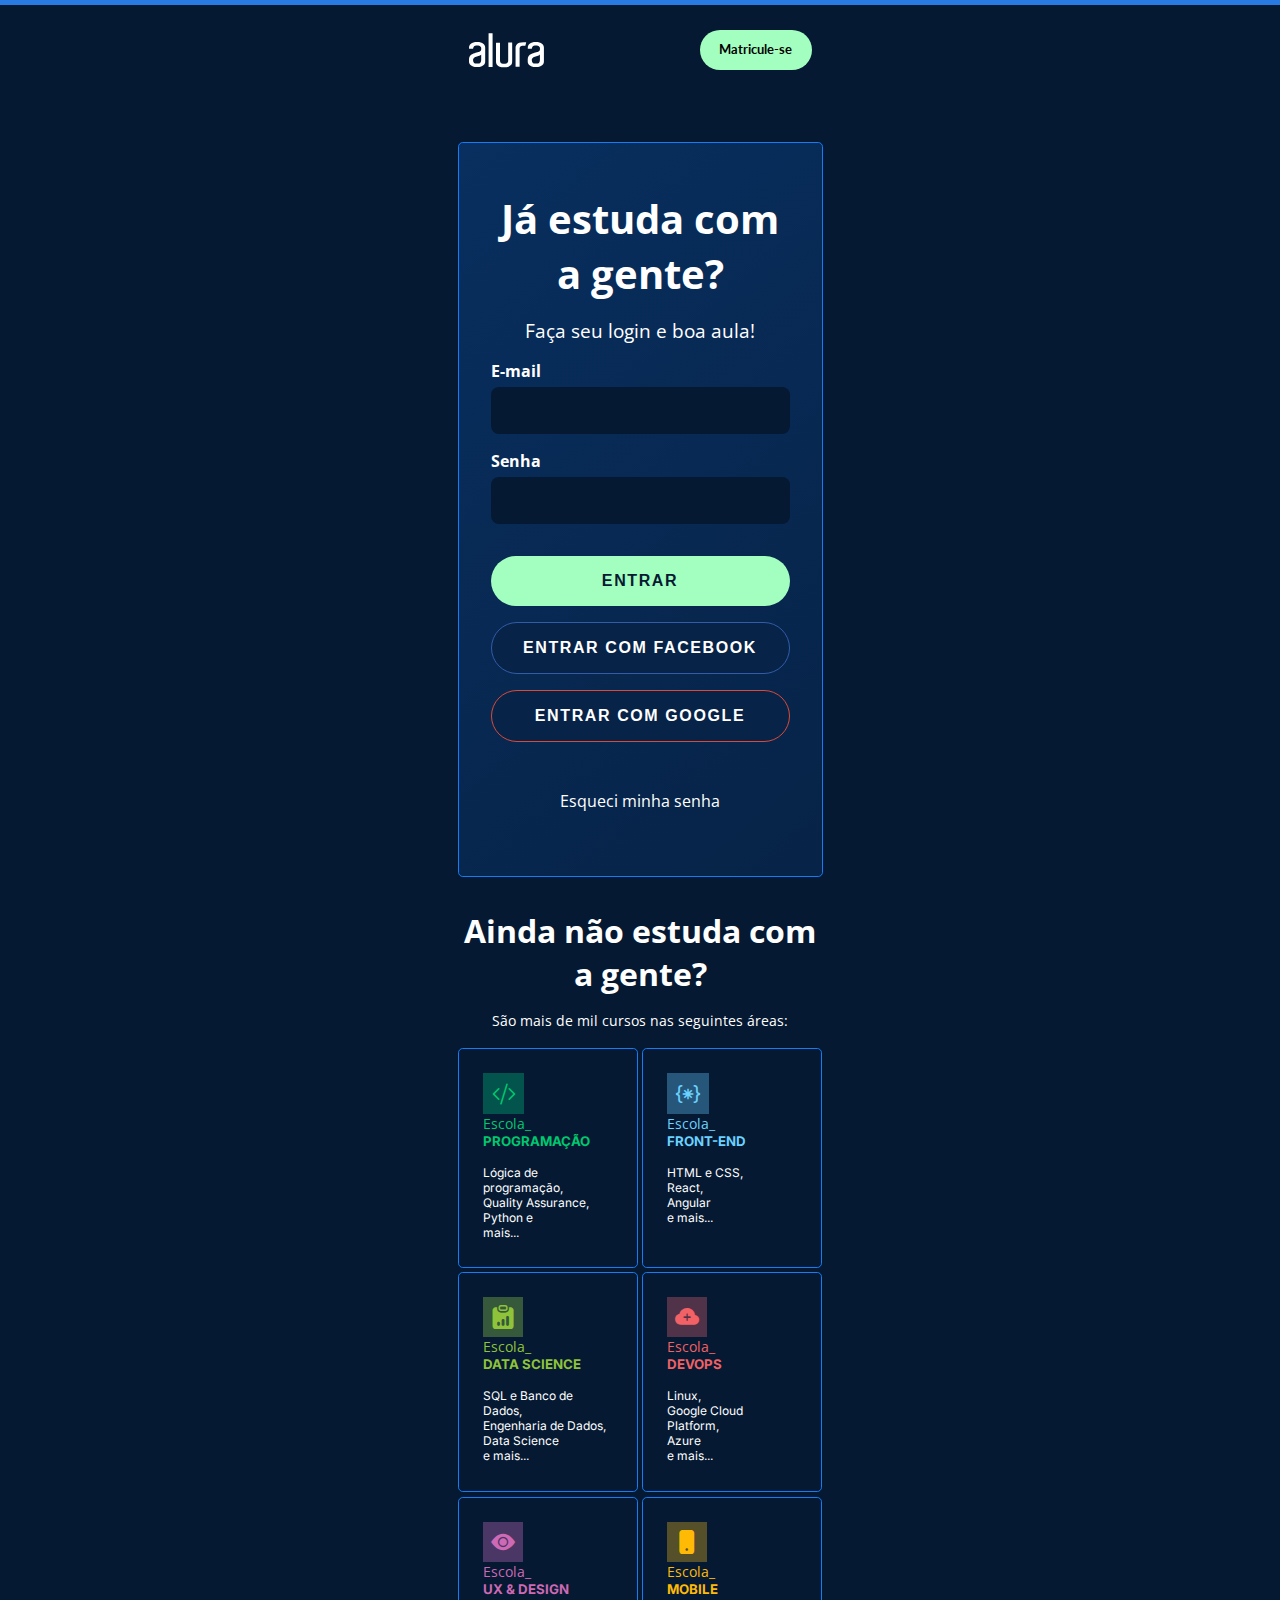
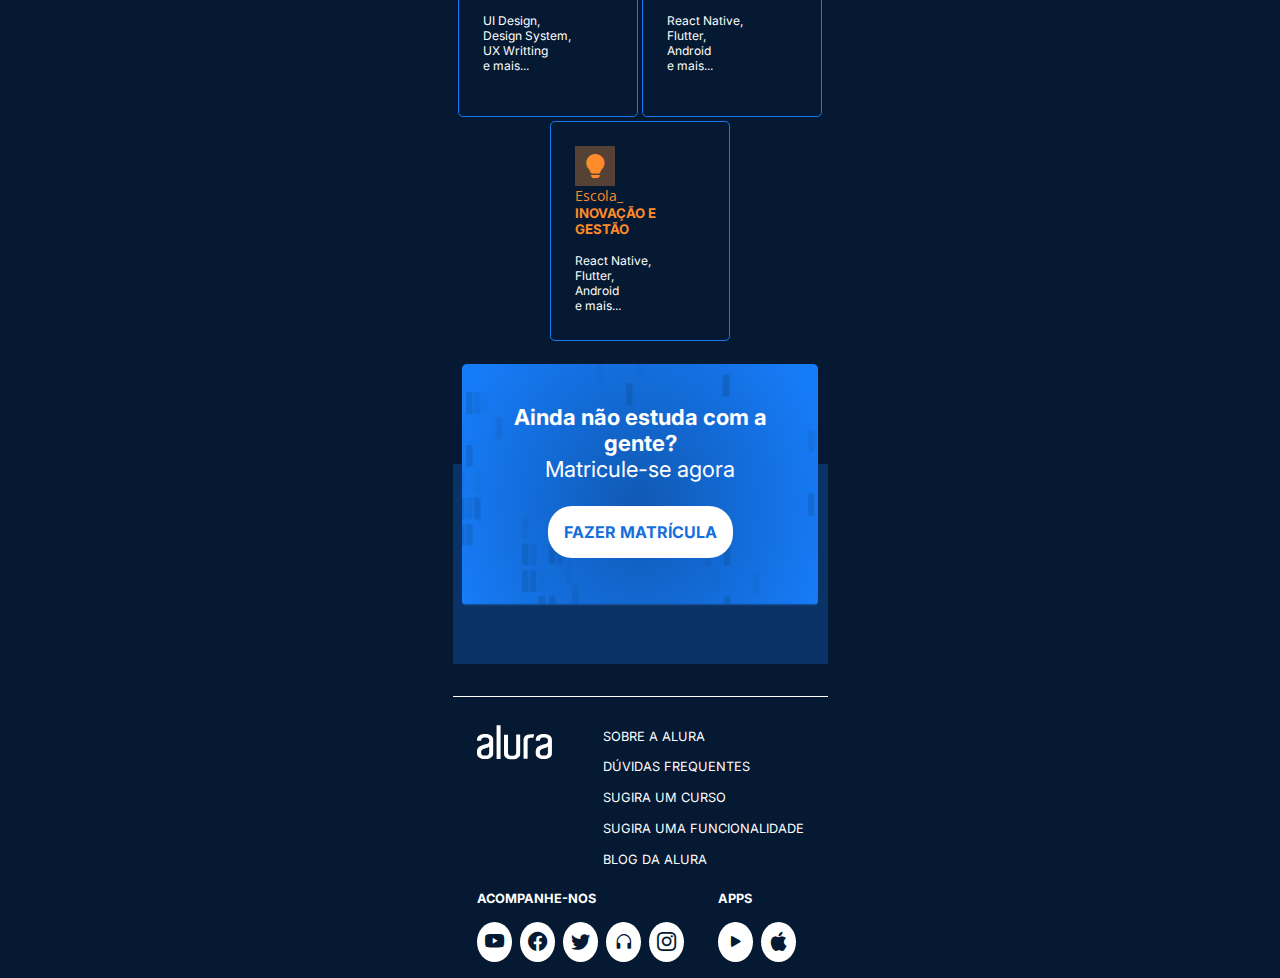
<file: index.html>
<!DOCTYPE html>
<html lang="pt-br">
<head>
    <meta charset="UTF-8">
    <meta http-equiv="X-UA-Compatible" content="IE=edge">
    <meta name="viewport" content="width=device-width, initial-scale=1.0">
    <meta name="description" content="Venha conhecer a maior escola de programação da Internet">
    <title>Login | Alura - Cursos Online</title>

    <!-- CSS -->
    <link rel="stylesheet" href="css/global.css">
    <link rel="stylesheet" href="css/index.css">

    <!-- Favicon -->
    <link rel="shortcut icon" href="assets/index.ico" type="image/x-icon">

    <!-- BootStrap Icons -->
    <link rel="stylesheet" href="https://cdn.jsdelivr.net/npm/bootstrap-icons@1.8.3/font/bootstrap-icons.css">

    <!-- Google Fonts -->
    <link rel="preconnect" href="https://fonts.googleapis.com">
    <link rel="preconnect" href="https://fonts.gstatic.com" crossorigin>
    <link href="https://fonts.googleapis.com/css2?family=Inter:wght@400;700&family=Lato:wght@400;700&family=Open+Sans:wght@300;400;700&display=swap" rel="stylesheet"> 
</head>
<body>
    
    <div id="corpo">
        <header class="header">
            <a href="page-one.html">
                <img src="./assets/alura-logo.svg" alt="alura logo">
            </a>
            <button class="header-button">Matricule-se</button>
        </header>

        <main class="main">
            <section class="section-form">
                <h1>Já estuda com a gente?</h1>
                <p>Faça seu login e boa aula!</p>

                <form class="form">

                    <label for="email">E-mail</label>
                    <input type="email" id="email" name="senha" required>
                    <label for="senha">Senha</label>
                    <input type="password" id="senha" name="senha">

                    <input type="submit" value="Entrar">

                    <button class="button-form button-facebook">Entrar com facebook</button>
                    <button class="button-form button-google">Entrar com google</button>

                    <a href="#">Esqueci minha senha</a>

                </form>
            </section>

            <section class="section-cards">
                <h2>Ainda não estuda com a gente?</h2>
                <p>São mais de mil cursos nas seguintes áreas:</p>

                <div class="container-cards">
                    <div class="card">
                        <i class="bi bi-code-slash programation"></i>
                        <p class="programation">Escola_</p>
                        <h5 class="programation">Programação</h5>
                        <a href="#">Lógica de programação, </a><a href="#">Quality Assurance, </a><a href="#">Python e </a><a href="#">mais...</a>
                    </div>

                    <div class="card">
                        <i class="bi bi-braces-asterisk frontend"></i>
                        <p class="frontend">Escola_</p>
                        <h5 class="frontend">Front-End</h5>
                        <a href="#">HTML e CSS, </a><a href="#">React, </a><a href="#">Angular </a><a href="#">e mais...</a>
                    </div>

                    <div class="card">
                        <i class="bi bi-clipboard-data-fill datascience"></i>
                        <p class="datascience">Escola_</p>
                        <h5 class="datascience">Data Science</h5>
                        <a href="#">SQL e Banco de Dados, </a><a href="#">Engenharia de Dados, </a><a href="#">Data Science </a><a href="#">e mais...</a>
                    </div>

                    <div class="card">
                        <i class="bi bi-cloud-plus-fill devops"></i>
                        <p class="devops">Escola_</p>
                        <h5 class="devops">Devops</h5>
                        <a href="#">Linux, </a><a href="#">Google Cloud Platform, </a><a href="#">Azure </a><a href="#">e mais...</a>
                    </div>

                    <div class="card">
                        <i class="bi bi-eye-fill design"></i>
                        <p class="design">Escola_</p>
                        <h5 class="design">UX & Design</h5>
                        <a href="#">UI Design, </a><a href="#">Design System, </a><a href="#">UX Writting </a><a href="#">e mais...</a>
                    </div>

                    <div class="card">
                        <i class="bi bi-phone-fill mobile"></i>
                        <p class="mobile">Escola_</p>
                        <h5 class="mobile">Mobile</h5>
                        <a href="#">React Native, </a><a href="#">Flutter, </a><a href="#">Android </a><a href="#">e mais...</a>
                    </div>

                    <div class="card">
                        <i class="bi bi-lightbulb-fill inovation"></i>
                        <p class="inovation">Escola_</p>
                        <h5 class="inovation">Inovação e Gestão</h5>
                        <a href="#">React Native, </a><a href="#">Flutter, </a><a href="#">Android </a><a href="#">e mais...</a>
                    </div>
                </div>
            </section>

            <section class="container-subscribe">
                <div class="subscribe">
                    <h2>Ainda não estuda com a gente?</h2>
                    <p>Matricule-se agora</p>
                    <a href="#">Fazer matrícula</a>
                </div>
            </section>
            
            <footer class="footer">
                <div class="footer-div-1">
                    <a href="page-one.html">
                        <img src="./assets/alura-logo.svg" alt="alura logo">
                    </a>
                    <ul>
                        <li><a href="#">Sobre a alura</a></li>
                        <li><a href="#">Dúvidas frequentes</a></li>
                        <li><a href="#">Sugira um curso</a></li>
                        <li><a href="#">Sugira uma funcionalidade</a></li>
                        <li><a href="#">Blog da Alura</a></li>
                    </ul>
                </div>
                <div class="footer-div-2">
                    <div class="acompanhe">
                        <p class="footer-p">Acompanhe-nos</p>
                        <ul>
                            <li><a href="#"><i class="bi bi-youtube"></i></a></li>
                            <li><a href="#"><i class="bi bi-facebook"></i></a></li>
                            <li><a href="#"><i class="bi bi-twitter"></i></a></li>
                            <li><a href="#"><i class="bi bi-headphones"></i></a></li>
                            <li><a href="#"><i class="bi bi-instagram"></i></a></li>
                        </ul>
                    </div>
                    <div class="apps">
                        <p class="footer-p">Apps</p>
                        <ul>
                            <li><a href="#"><i class="bi bi-play-fill"></i></a></li>
                            <li><a href="#"><i class="bi bi-apple"></i></a></li>
                        </ul>
                    </div>
                </div>
            </footer>
        </main>
    </div>
</body>
</html>
</file>
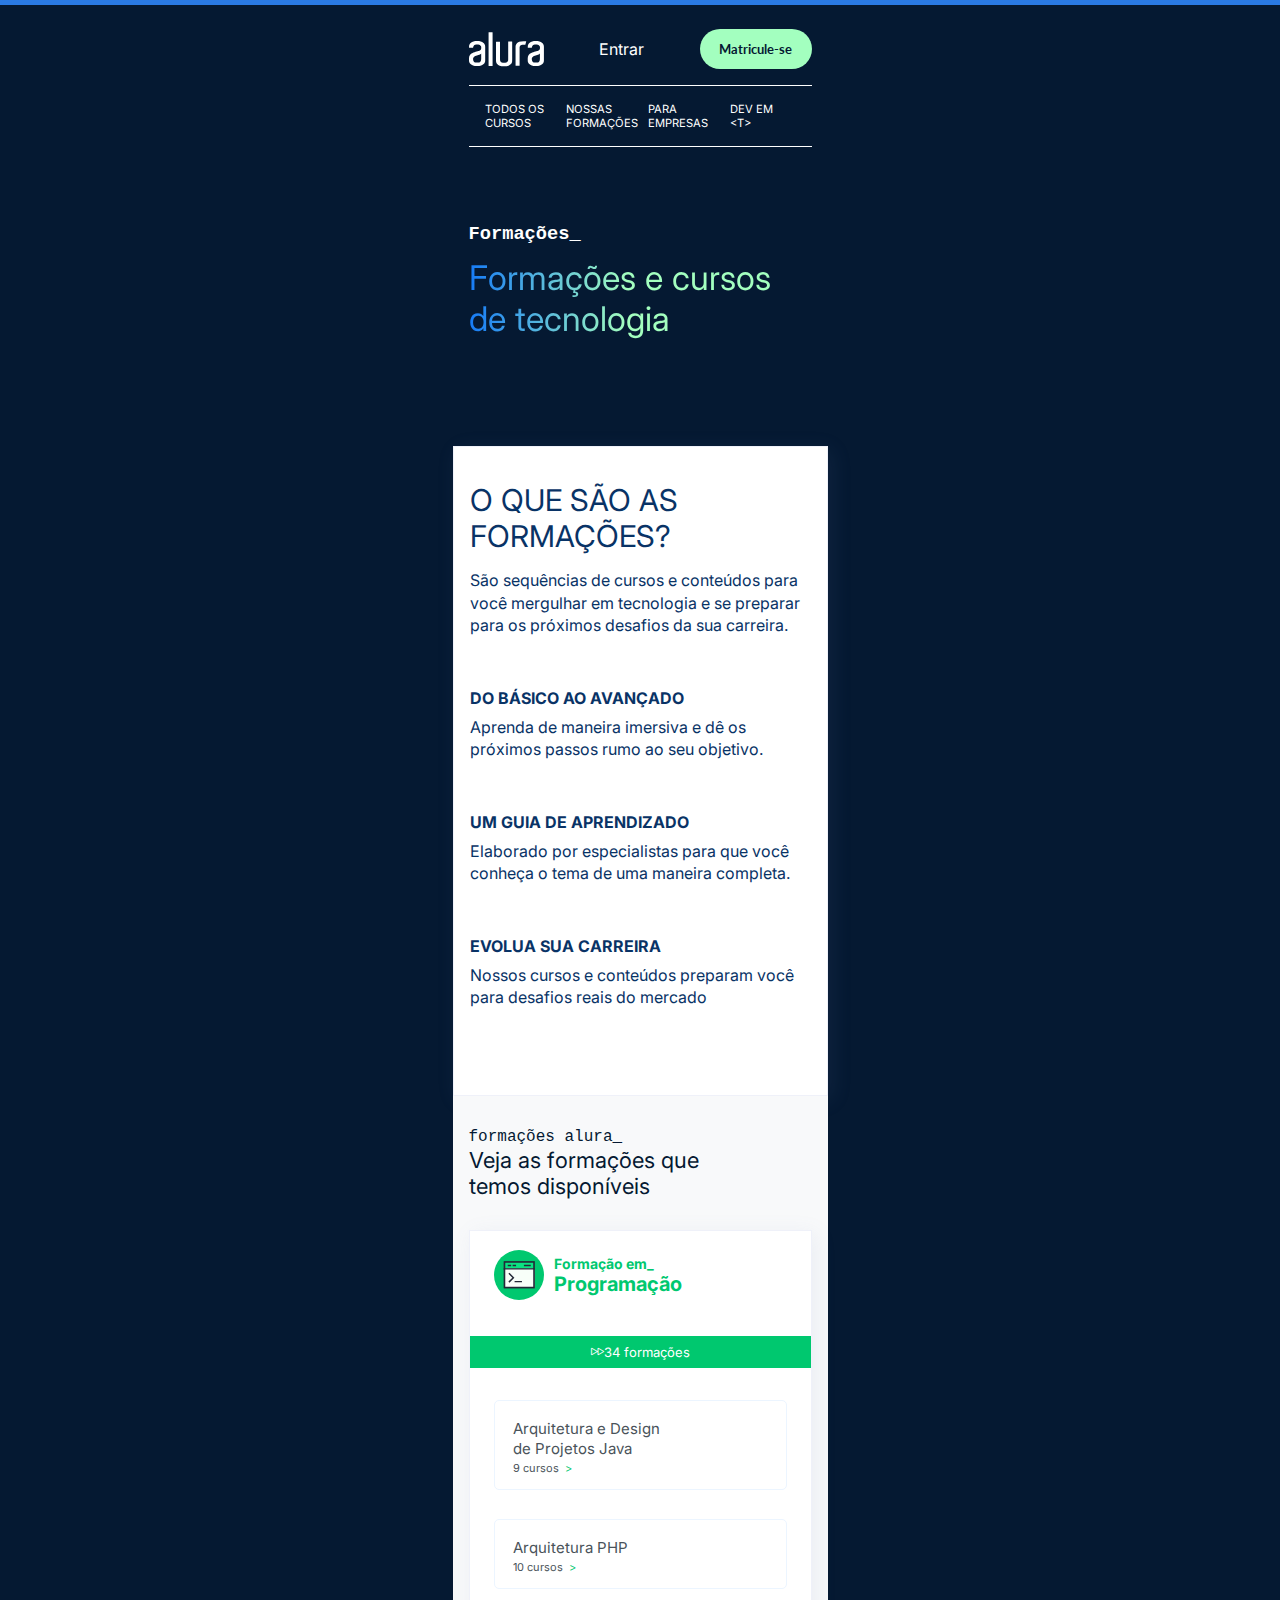
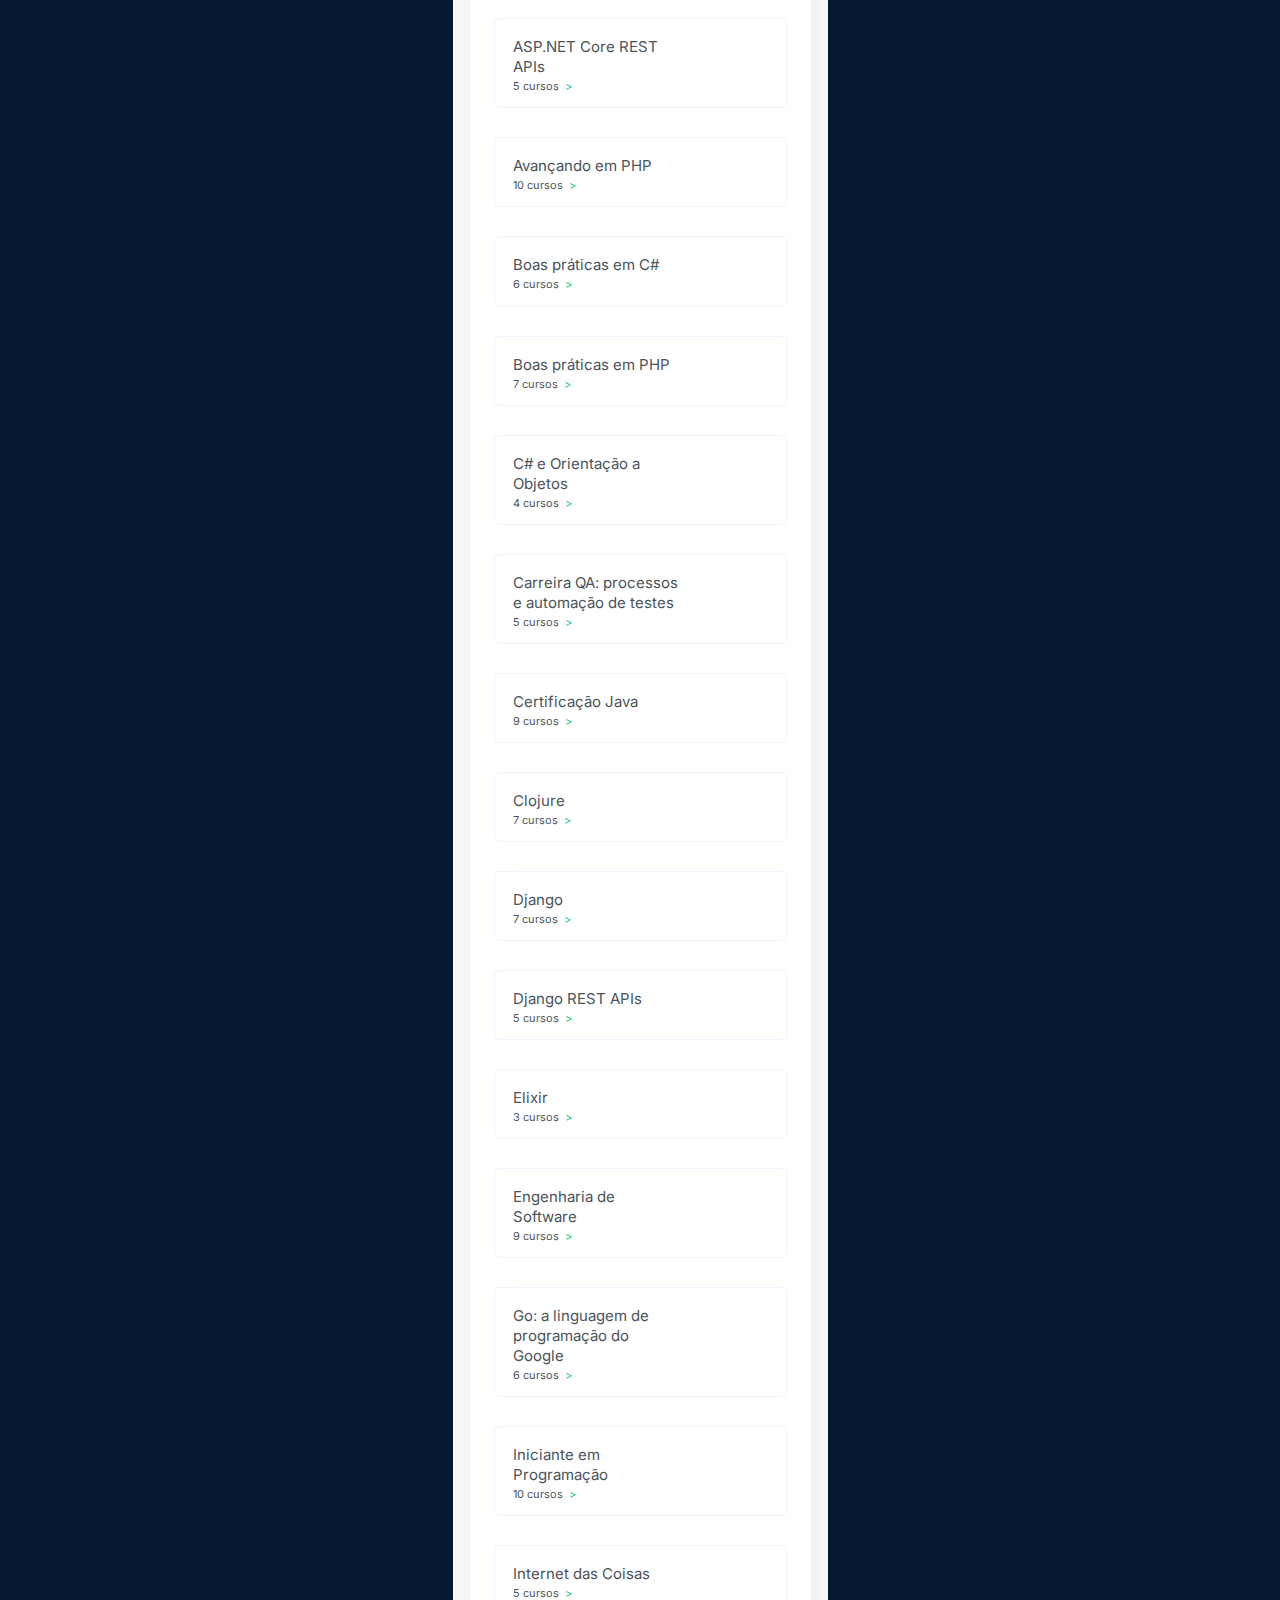
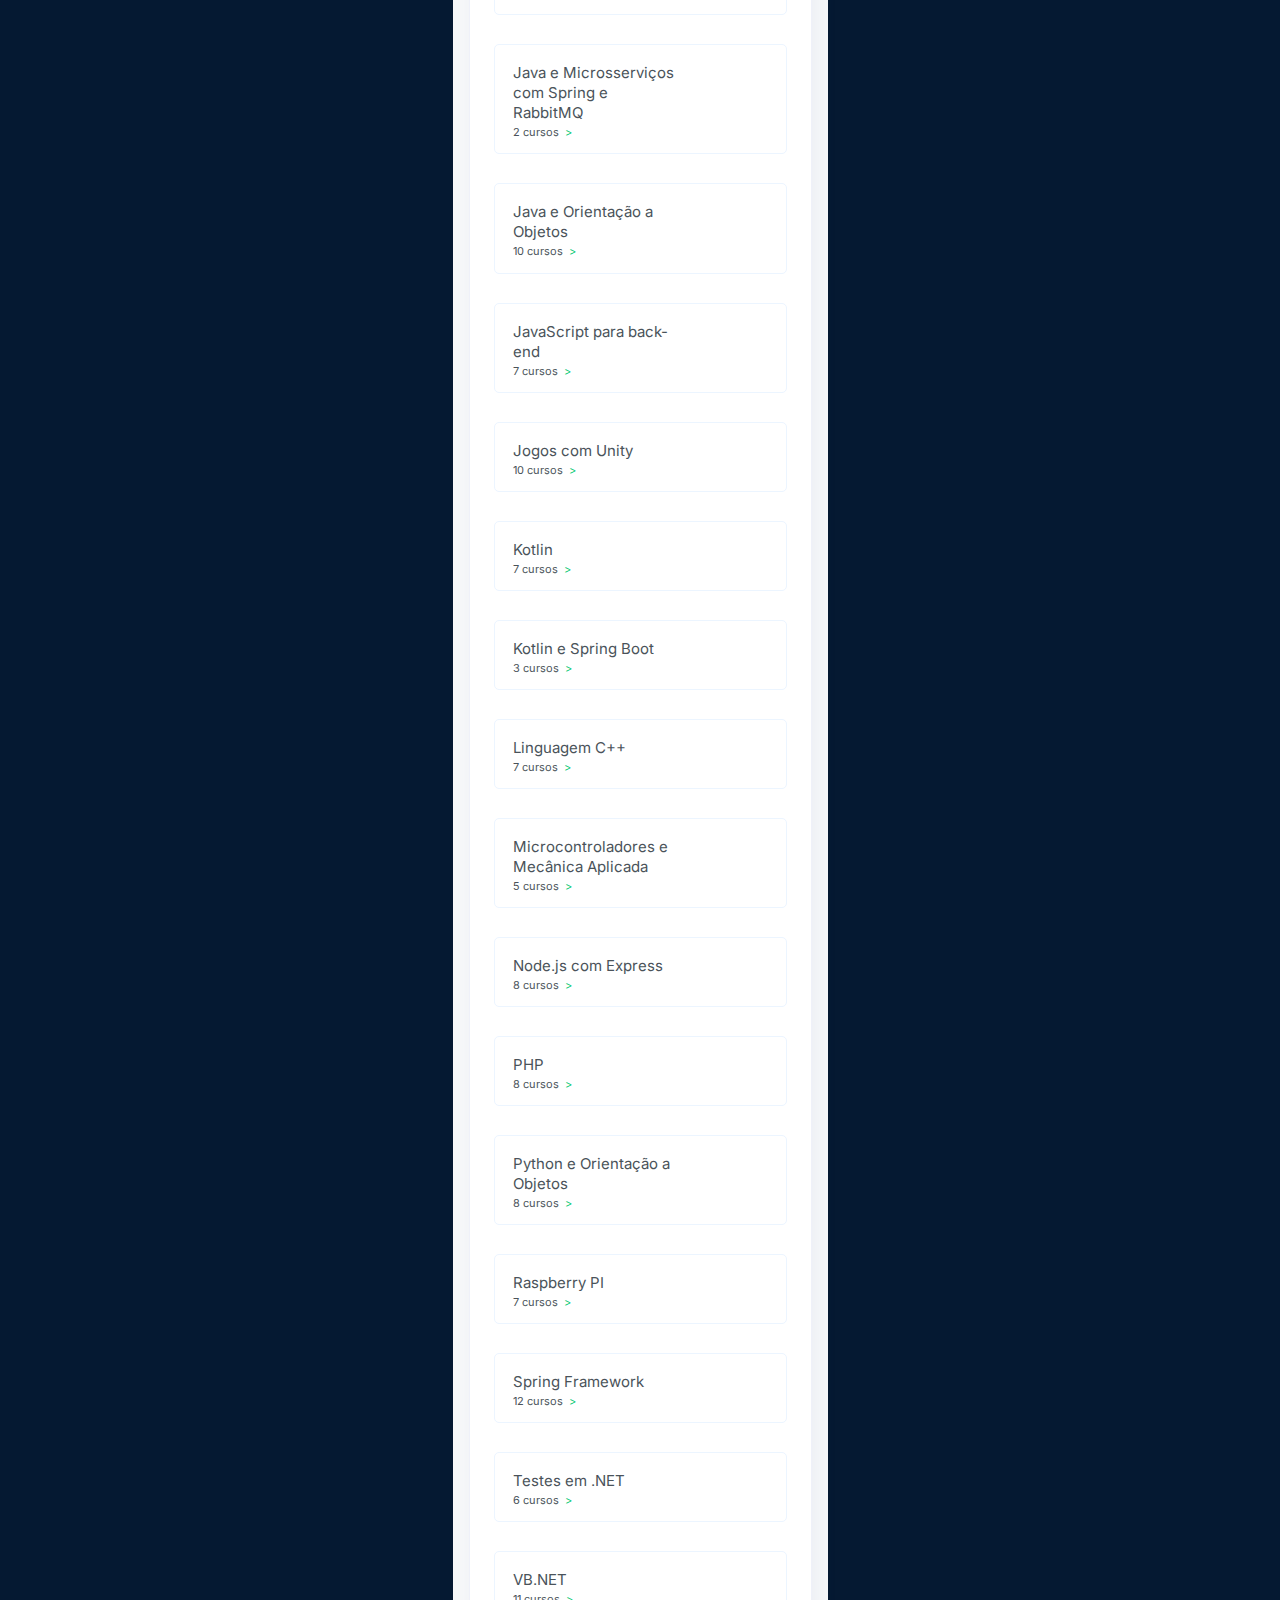
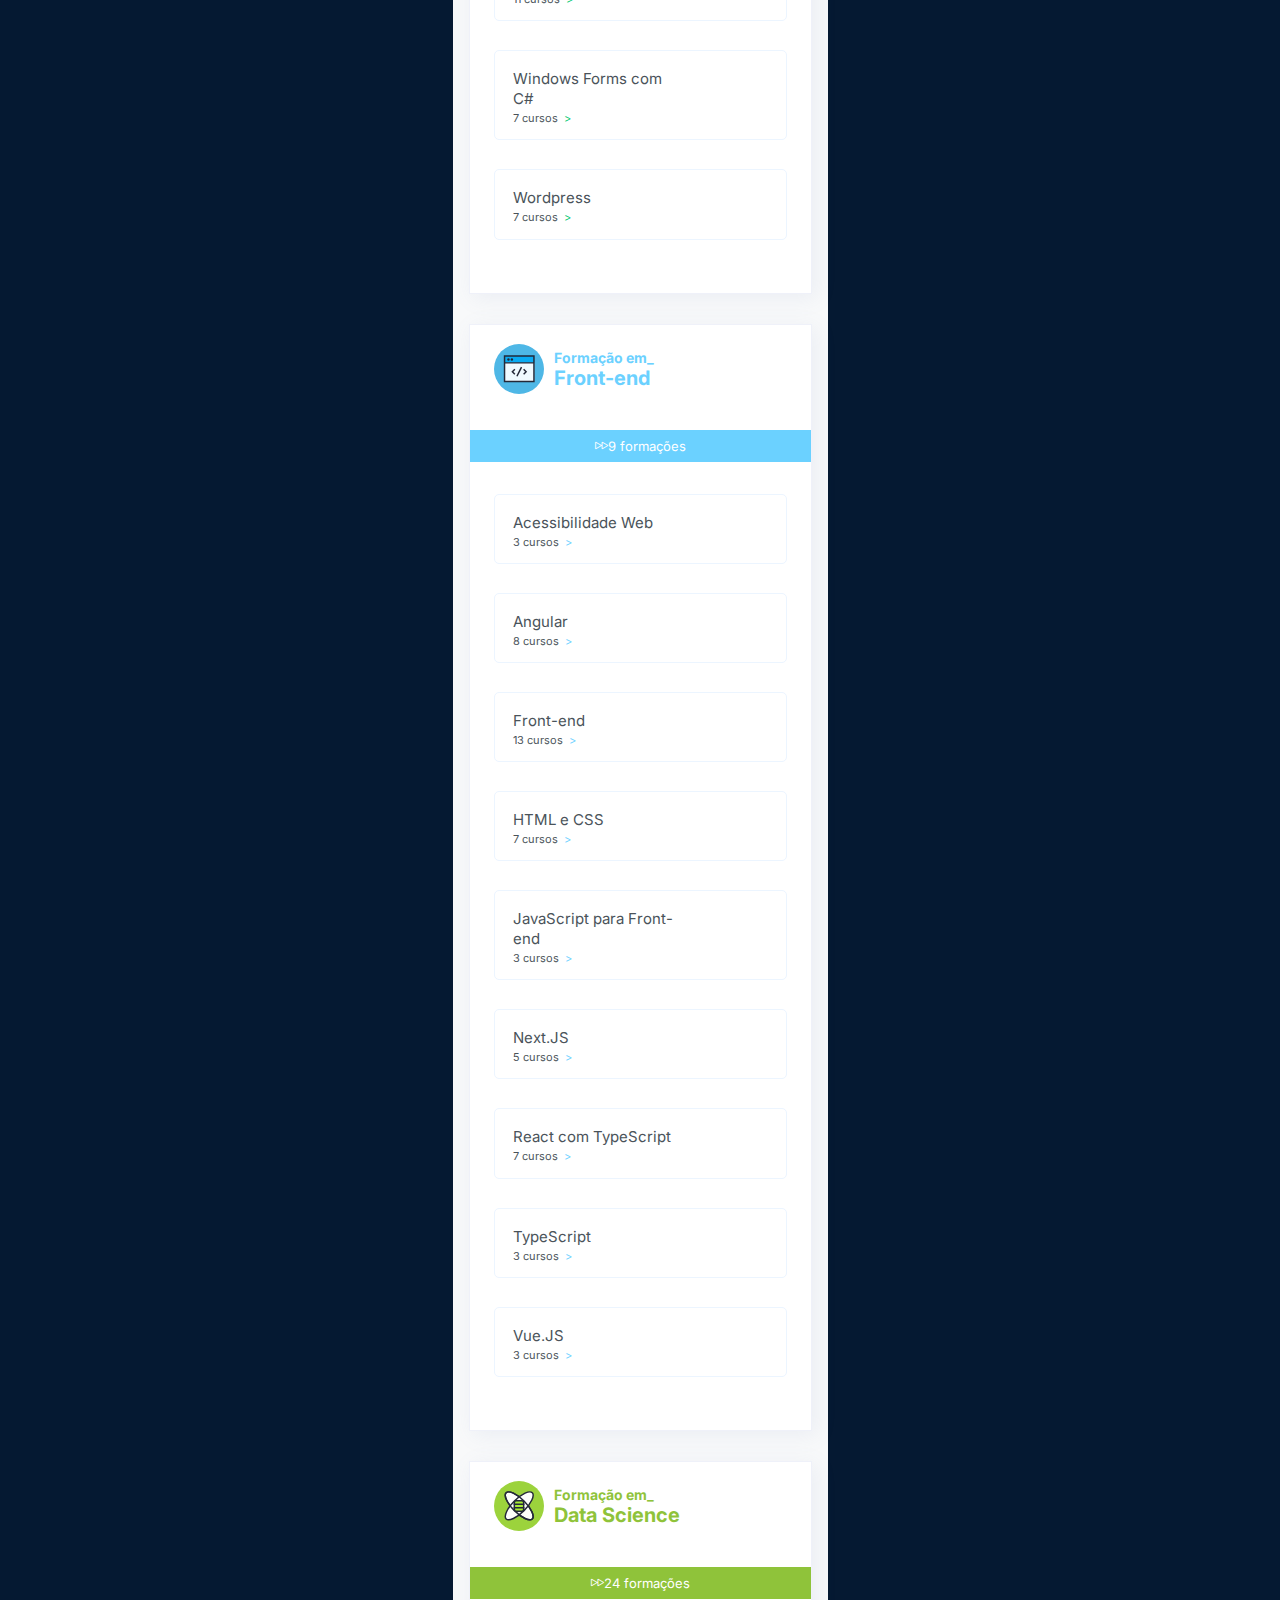
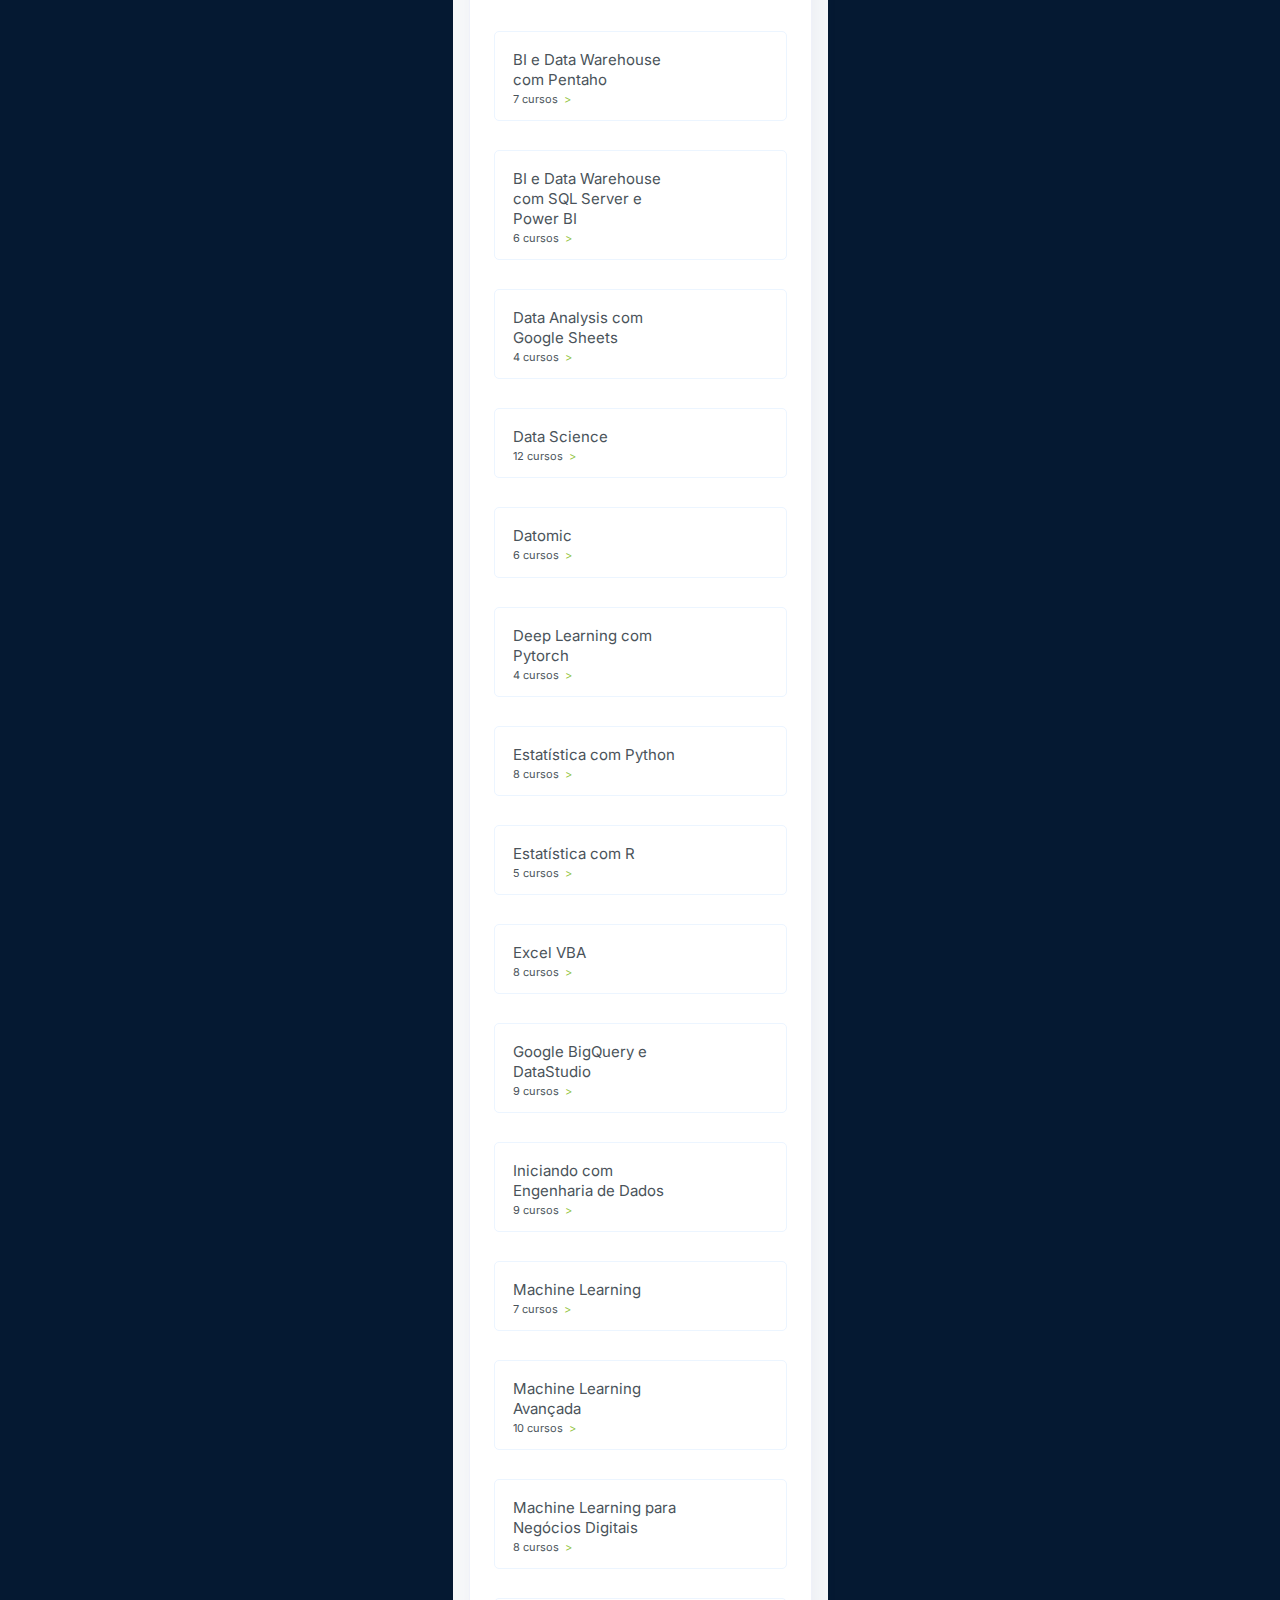
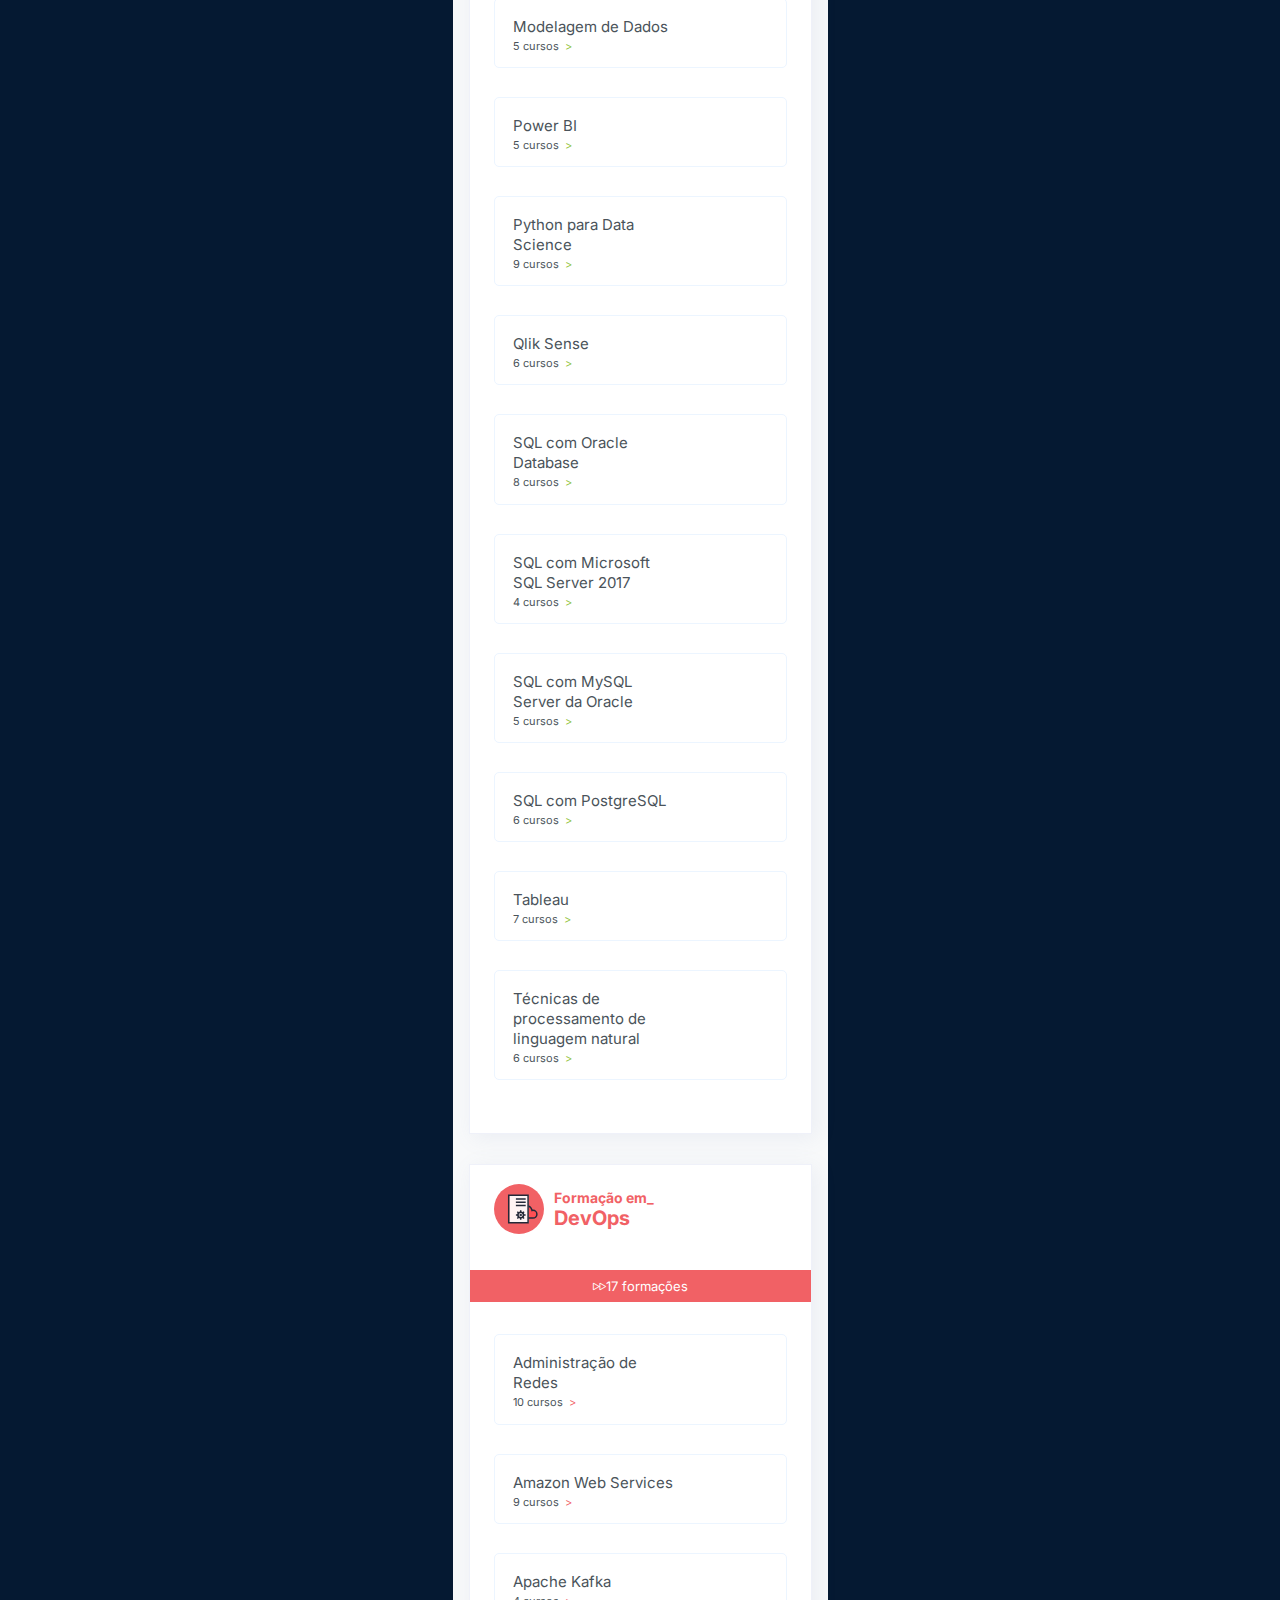
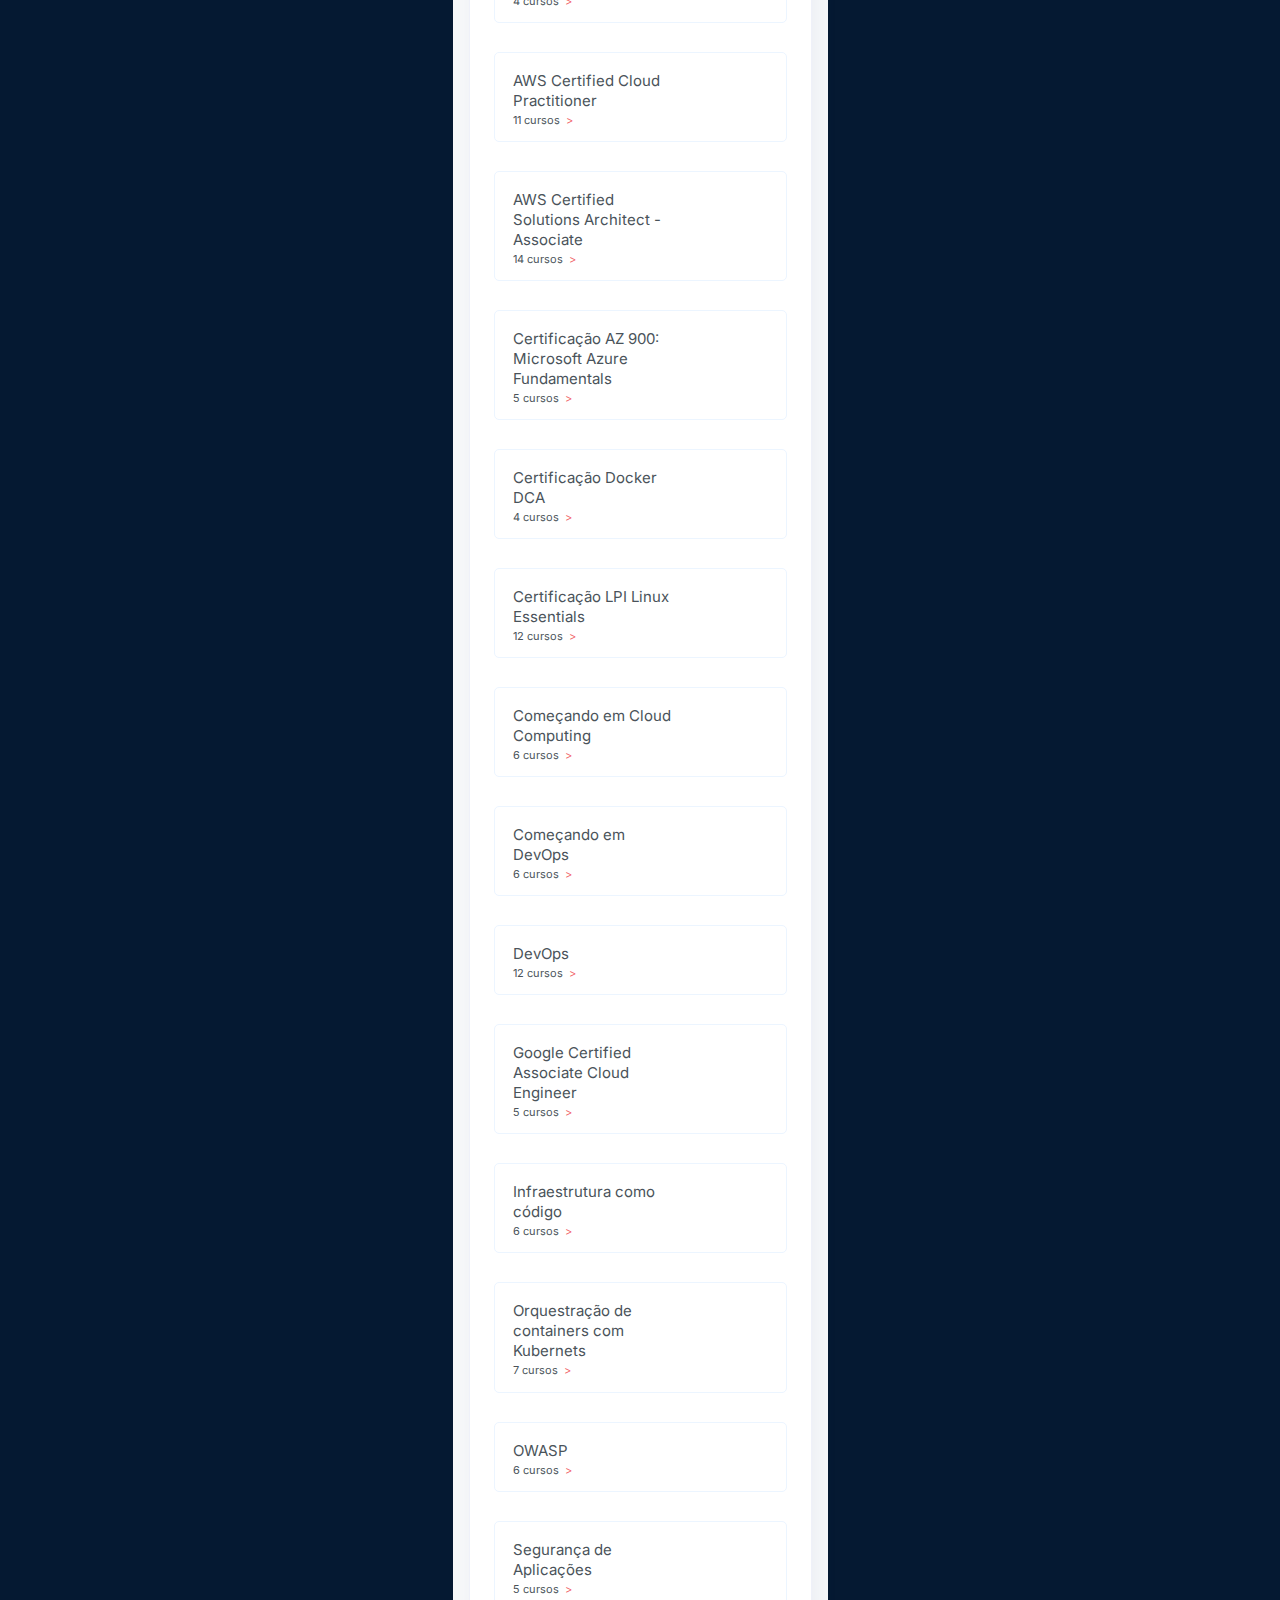
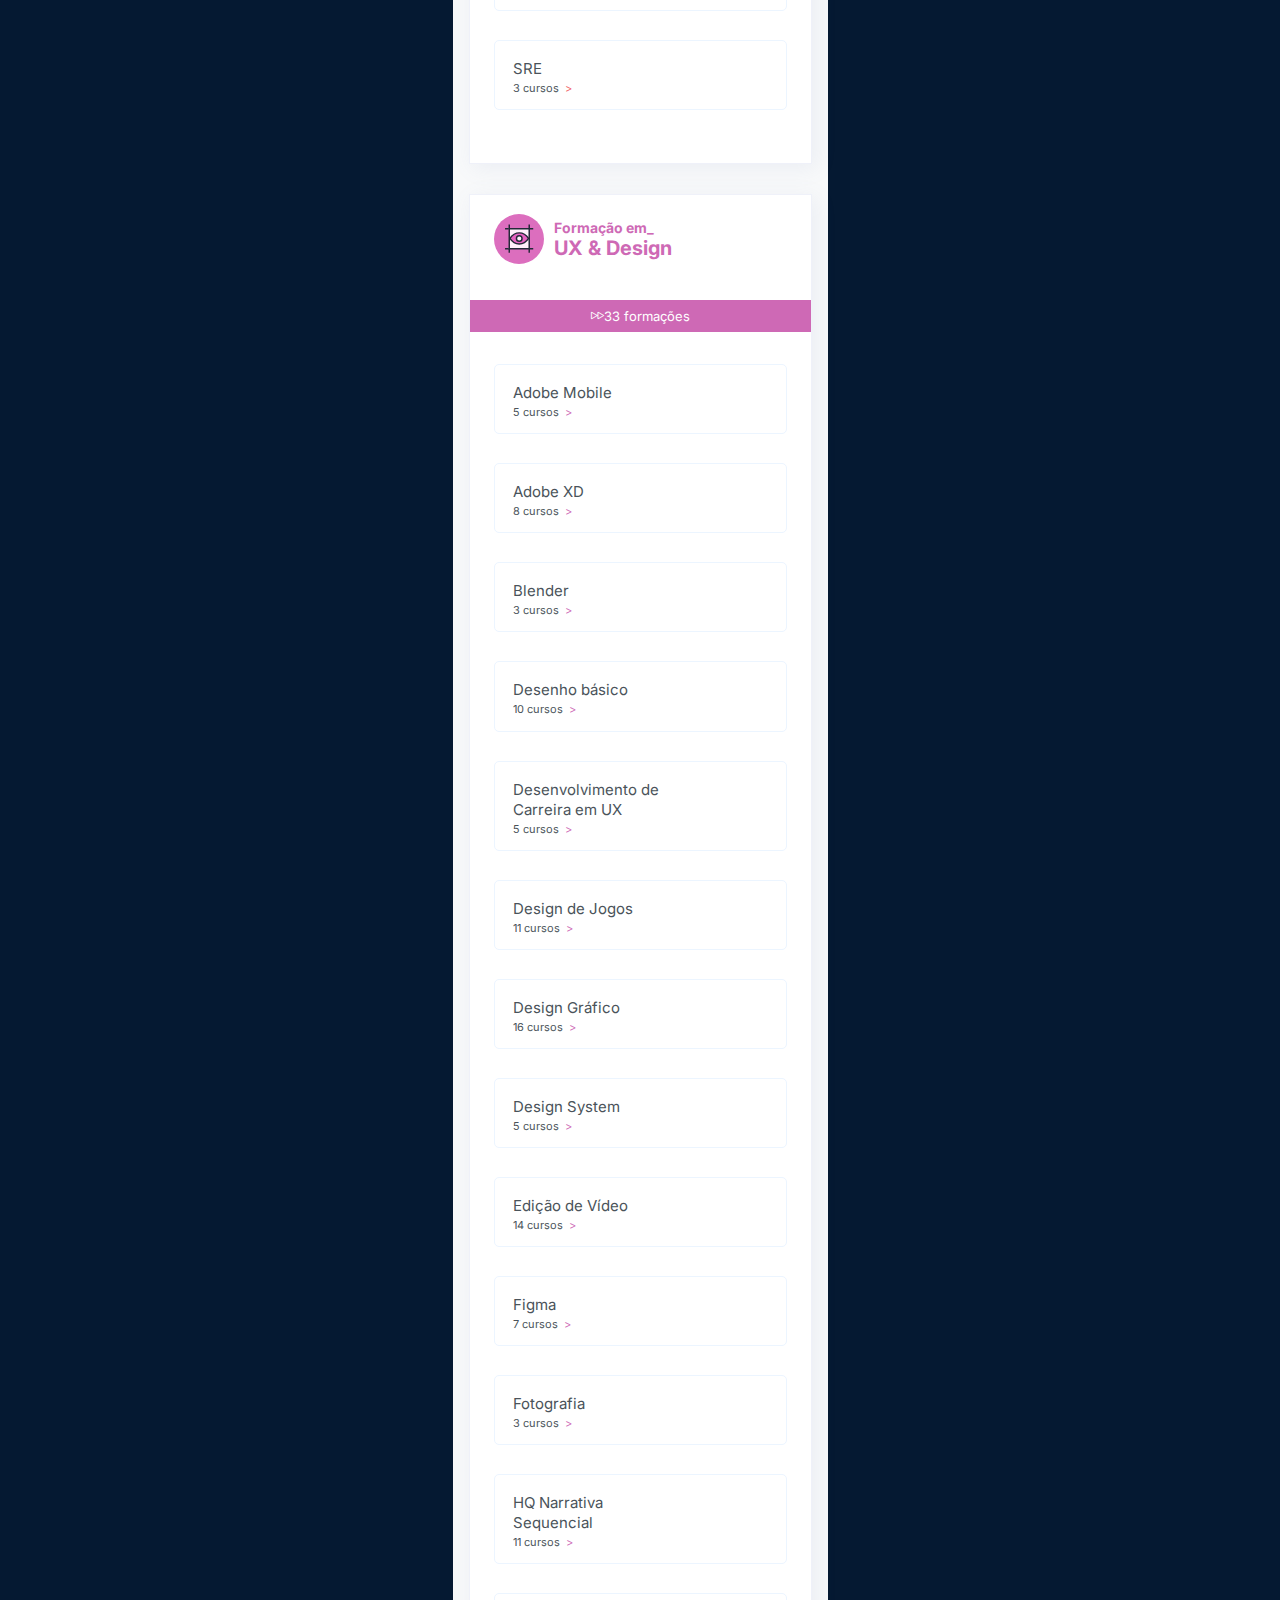
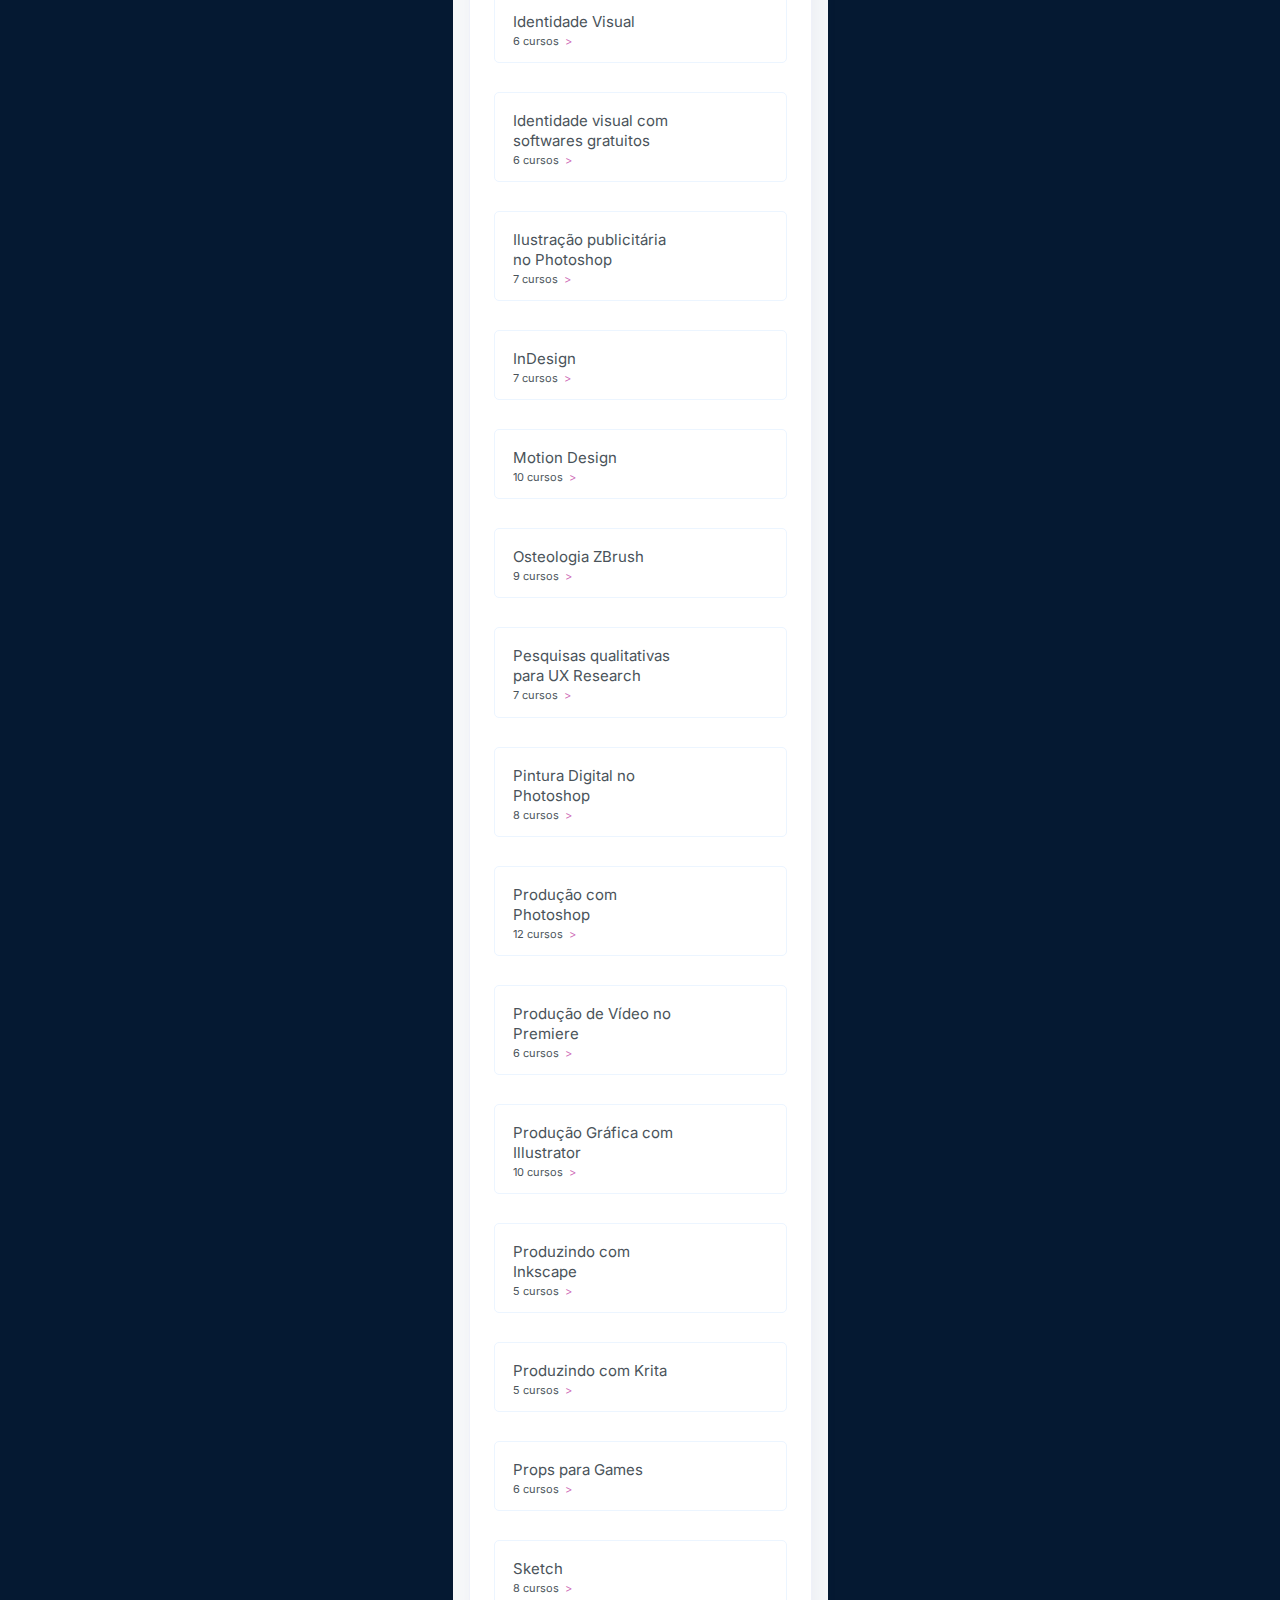
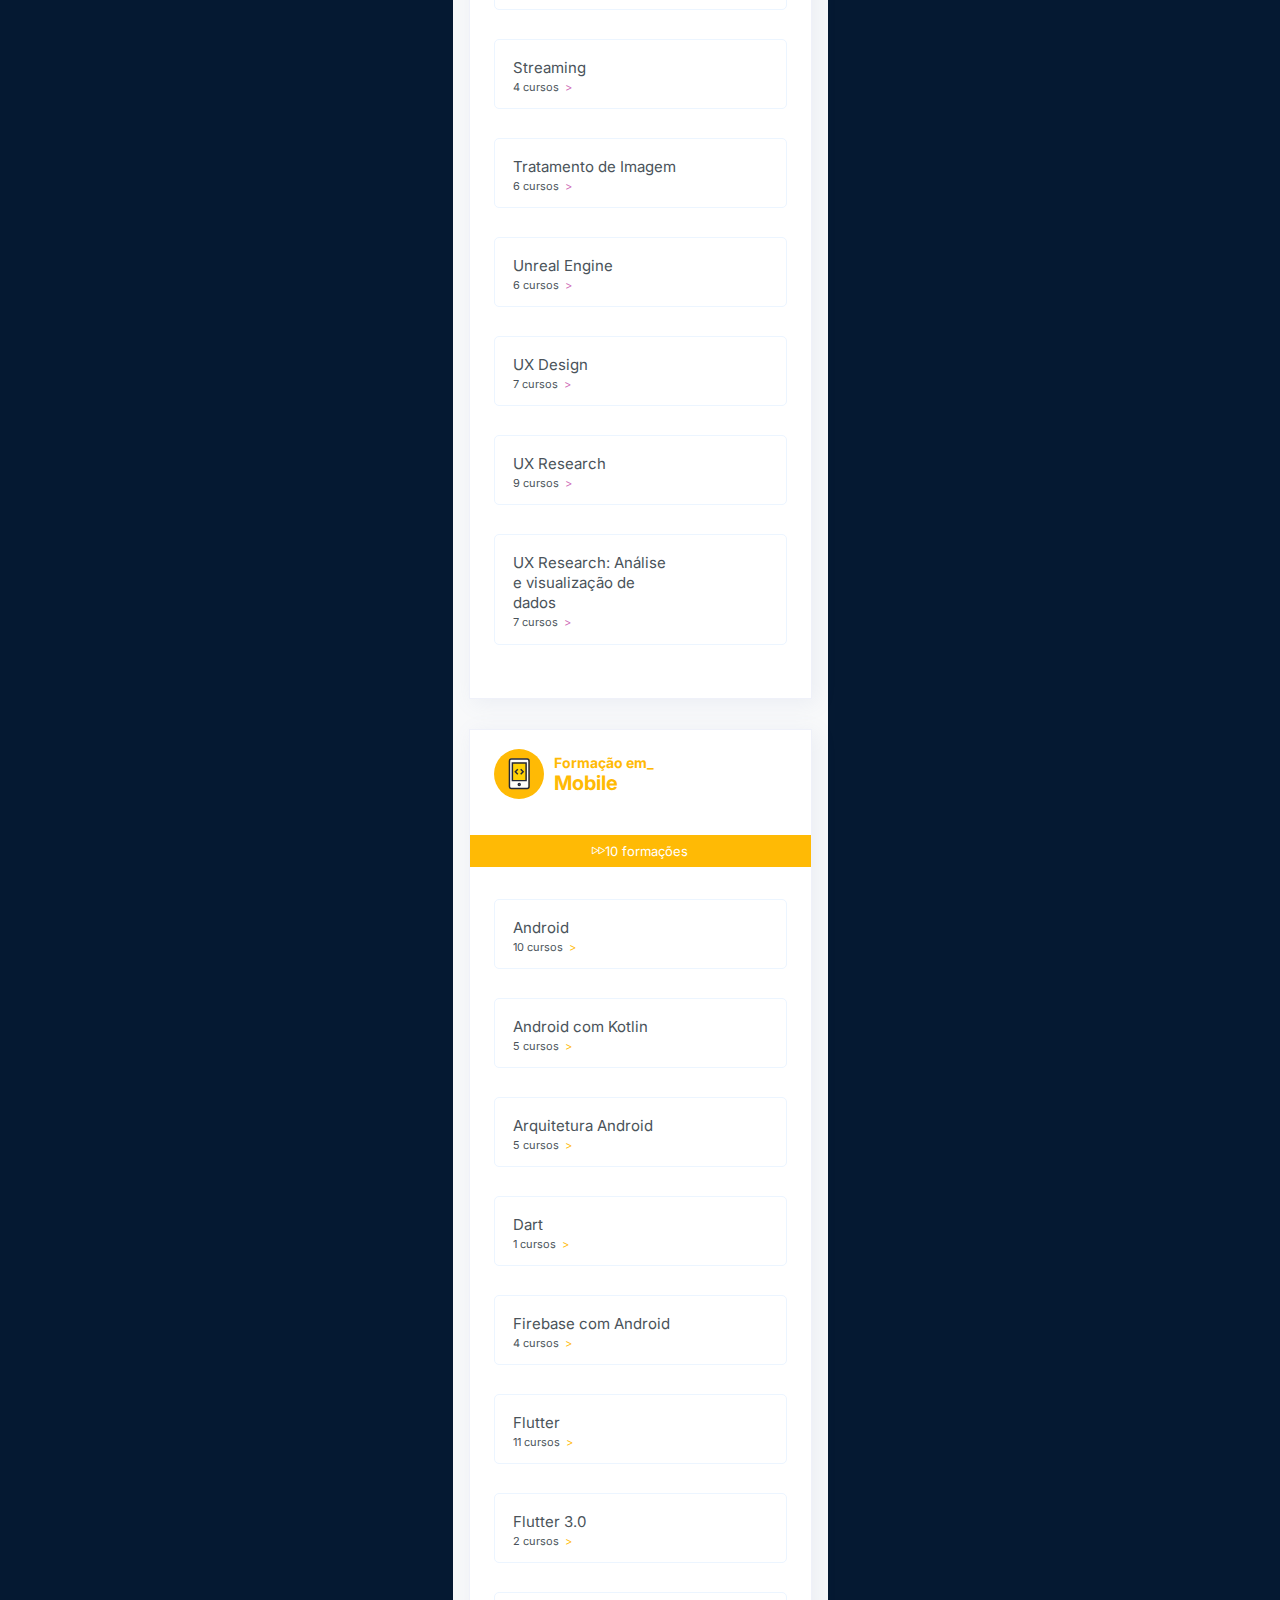
<file: formacoes.html>
<!DOCTYPE html>
<html lang="pt-br">
<head>
	<meta charset="UTF-8">
    <meta http-equiv="X-UA-Compatible" content="IE=edge">
    <meta name="viewport" content="width=device-width, initial-scale=1.0">
    <meta name="description" content="Venha conhecer a maior escola de programação da Internet">
    <title>Formações em Tecnologia e Negócios | Alura Cursos Online</title>

    <!-- CSS -->
    <link rel="stylesheet" href="css/global.css">
    <link rel="stylesheet" href="css/variaveis.css">
    <link rel="stylesheet" href="css/formacoes.css">

    <!-- Favicon -->
    <link rel="shortcut icon" href="assets/index.ico" type="image/x-icon">

    <!-- BootStrap Icons -->
    <link rel="stylesheet" href="https://cdn.jsdelivr.net/npm/bootstrap-icons@1.8.3/font/bootstrap-icons.css">

    <!-- Google Fonts -->
    <link rel="preconnect" href="https://fonts.googleapis.com">
    <link rel="preconnect" href="https://fonts.gstatic.com" crossorigin>
    <link href="https://fonts.googleapis.com/css2?family=Inter:wght@400;700&family=Lato:wght@400;700&family=Open+Sans:wght@300;400;700&display=swap" rel="stylesheet"> 
</head>
<body>
	<div id="corpo">
		<header class="header">
            <img src="./assets/alura-logo.svg" alt="alura logo">
            <a href="index.html" class="header-link">Entrar</a>
            <a class="button-matricula" href="#">Matricule-se</a>
        </header>
        <nav class="nav">
        	<a href="#">Todos os Cursos</a>
            <a href="formacoes.html">Nossas formações</a>
            <a href="#">Para empresas</a>
            <a href="#">Dev em &lt;T&gt;</a>
        </nav>
        <section class="formacoes-title">
        	<h3>Formações_</h3>
        	<h1>Formações e cursos de tecnologia</h1>
        </section>
        <section class="formacoes-about">
        	<div class="chamadas-header">
        		<p class="title">O que são as formações?</p>
        		<p class="description">São sequências de cursos e conteúdos para você mergulhar em tecnologia e se preparar para os próximos desafios da sua carreira.</p>
        	</div>
        	<div class="chamadas-first">
        		<p class="title">Do básico ao avançado</p>
        		<p class="description">Aprenda de maneira imersiva e dê os próximos passos rumo ao seu objetivo.</p>
        	</div>
        	<div class="chamadas-second">
        		<p class="title">Um guia de aprendizado</p>
        		<p class="description">Elaborado por especialistas para que você conheça o tema de uma maneira completa.</p>
        	</div>
        	<div class="chamadas-third">
        		<p class="title">Evolua sua carreira</p>
        		<p class="description">Nossos cursos e conteúdos preparam você para desafios reais do mercado</p>
        	</div>
        </section>
        <div class="container">
        	<div class="container-title">
        		<p class="title">formações alura_</p>
        		<p class="description">Veja as formações que temos disponíveis</p>
        	</div>
        	<div class="container-cards">
        		<header class="container-cards-header">
        			<div class="container-cards-header-img">
        				<img src="./assets/programacao.svg">
        			</div>
        			<div class="container-cards-header-p">
        				<p class="title-programacao">Formação em_</p>
        				<p class="subtitle-programacao">Programação</p>
        			</div>
        		</header>
        		<div class="container-cards-faixa-programacao">
        			<i class="bi bi-fast-forward"></i>
        			<p>34 formações</p>
        		</div>
        		<div class="cards">
        			<a class="cards-title-link" href="#">Arquitetura e Design de Projetos Java</a>
        			<div class="cards-cursos">
        				<p class="title">9 cursos</p>
        				<span class="programacao">></span>
        			</div>
        		</div>
        		<div class="cards">
        			<a class="cards-title-link" href="#">Arquitetura PHP</a>
        			<div class="cards-cursos">
        				<p class="title">10 cursos</p>
        				<span class="programacao">></span>
        			</div>
        		</div>
        		<div class="cards">
        			<a class="cards-title-link" href="#">ASP.NET Core REST APIs</a>
        			<div class="cards-cursos">
        				<p class="title">5 cursos</p>
        				<span class="programacao">></span>
        			</div>
        		</div>
        		<div class="cards">
        			<a class="cards-title-link" href="#">Avançando em PHP</a>
        			<div class="cards-cursos">
        				<p class="title">10 cursos</p>
        				<span class="programacao">></span>
        			</div>
        		</div>
        		<div class="cards">
        			<a class="cards-title-link" href="#">Boas práticas em C#</a>
        			<div class="cards-cursos">
        				<p class="title">6 cursos</p>
        				<span class="programacao">></span>
        			</div>
        		</div>
        		<div class="cards">
        			<a class="cards-title-link" href="#">Boas práticas em PHP</a>
        			<div class="cards-cursos">
        				<p class="title">7 cursos</p>
        				<span class="programacao">></span>
        			</div>
        		</div>
        		<div class="cards">
        			<a class="cards-title-link" href="#">C# e Orientação a Objetos</a>
        			<div class="cards-cursos">
        				<p class="title">4 cursos</p>
        				<span class="programacao">></span>
        			</div>
        		</div>
        		<div class="cards">
        			<a class="cards-title-link" href="#">Carreira QA: processos e automação de testes</a>
        			<div class="cards-cursos">
        				<p class="title">5 cursos</p>
        				<span class="programacao">></span>
        			</div>
        		</div>
        		<div class="cards">
        			<a class="cards-title-link" href="#">Certificação Java</a>
        			<div class="cards-cursos">
        				<p class="title">9 cursos</p>
        				<span class="programacao">></span>
        			</div>
        		</div>
        		<div class="cards">
        			<a class="cards-title-link" href="#">Clojure</a>
        			<div class="cards-cursos">
        				<p class="title">7 cursos</p>
        				<span class="programacao">></span>
        			</div>
        		</div>
        		<div class="cards">
        			<a class="cards-title-link" href="#">Django</a>
        			<div class="cards-cursos">
        				<p class="title">7 cursos</p>
        				<span class="programacao">></span>
        			</div>
        		</div>
        		<div class="cards">
        			<a class="cards-title-link" href="#">Django REST APIs</a>
        			<div class="cards-cursos">
        				<p class="title">5 cursos</p>
        				<span class="programacao">></span>
        			</div>
        		</div>
        		<div class="cards">
        			<a class="cards-title-link" href="#">Elixir</a>
        			<div class="cards-cursos">
        				<p class="title">3 cursos</p>
        				<span class="programacao">></span>
        			</div>
        		</div>
        		<div class="cards">
        			<a class="cards-title-link" href="#">Engenharia de Software</a>
        			<div class="cards-cursos">
        				<p class="title">9 cursos</p>
        				<span class="programacao">></span>
        			</div>
        		</div>
        		<div class="cards">
        			<a class="cards-title-link" href="#">Go: a linguagem de programação do Google</a>
        			<div class="cards-cursos">
        				<p class="title">6 cursos</p>
        				<span class="programacao">></span>
        			</div>
        		</div>
        		<div class="cards">
        			<a class="cards-title-link" href="#">Iniciante em Programação</a>
        			<div class="cards-cursos">
        				<p class="title">10 cursos</p>
        				<span class="programacao">></span>
        			</div>
        		</div>
        		<div class="cards">
        			<a class="cards-title-link" href="#">Internet das Coisas</a>
        			<div class="cards-cursos">
        				<p class="title">5 cursos</p>
        				<span class="programacao">></span>
        			</div>
        		</div>
        		<div class="cards">
        			<a class="cards-title-link" href="#">Java e Microsserviços com Spring e RabbitMQ</a>
        			<div class="cards-cursos">
        				<p class="title">2 cursos</p>
        				<span class="programacao">></span>
        			</div>
        		</div>
        		<div class="cards">
        			<a class="cards-title-link" href="#">Java e Orientação a Objetos</a>
        			<div class="cards-cursos">
        				<p class="title">10 cursos</p>
        				<span class="programacao">></span>
        			</div>
        		</div>
        		<div class="cards">
        			<a class="cards-title-link" href="#">JavaScript para back-end</a>
        			<div class="cards-cursos">
        				<p class="title">7 cursos</p>
        				<span class="programacao">></span>
        			</div>
        		</div>
        		<div class="cards">
        			<a class="cards-title-link" href="#">Jogos com Unity</a>
        			<div class="cards-cursos">
        				<p class="title">10 cursos</p>
        				<span class="programacao">></span>
        			</div>
        		</div>
        		<div class="cards">
        			<a class="cards-title-link" href="#">Kotlin</a>
        			<div class="cards-cursos">
        				<p class="title">7 cursos</p>
        				<span class="programacao">></span>
        			</div>
        		</div>
        		<div class="cards">
        			<a class="cards-title-link" href="#">Kotlin e Spring Boot</a>
        			<div class="cards-cursos">
        				<p class="title">3 cursos</p>
        				<span class="programacao">></span>
        			</div>
        		</div>
        		<div class="cards">
        			<a class="cards-title-link" href="#">Linguagem C++</a>
        			<div class="cards-cursos">
        				<p class="title">7 cursos</p>
        				<span class="programacao">></span>
        			</div>
        		</div>
        		<div class="cards">
        			<a class="cards-title-link" href="#">Microcontroladores e Mecânica Aplicada</a>
        			<div class="cards-cursos">
        				<p class="title">5 cursos</p>
        				<span class="programacao">></span>
        			</div>
        		</div>
        		<div class="cards">
        			<a class="cards-title-link" href="#">Node.js com Express</a>
        			<div class="cards-cursos">
        				<p class="title">8 cursos</p>
        				<span class="programacao">></span>
        			</div>
        		</div>
        		<div class="cards">
        			<a class="cards-title-link" href="#">PHP</a>
        			<div class="cards-cursos">
        				<p class="title">8 cursos</p>
        				<span class="programacao">></span>
        			</div>
        		</div>
        		<div class="cards">
        			<a class="cards-title-link" href="#">Python e Orientação a Objetos</a>
        			<div class="cards-cursos">
        				<p class="title">8 cursos</p>
        				<span class="programacao">></span>
        			</div>
        		</div>
        		<div class="cards">
        			<a class="cards-title-link" href="#">Raspberry PI</a>
        			<div class="cards-cursos">
        				<p class="title">7 cursos</p>
        				<span class="programacao">></span>
        			</div>
        		</div>
        		<div class="cards">
        			<a class="cards-title-link" href="#">Spring Framework</a>
        			<div class="cards-cursos">
        				<p class="title">12 cursos</p>
        				<span class="programacao">></span>
        			</div>
        		</div>
        		<div class="cards">
        			<a class="cards-title-link" href="#">Testes em .NET</a>
        			<div class="cards-cursos">
        				<p class="title">6 cursos</p>
        				<span class="programacao">></span>
        			</div>
        		</div>
        		<div class="cards">
        			<a class="cards-title-link" href="#">VB.NET</a>
        			<div class="cards-cursos">
        				<p class="title">11 cursos</p>
        				<span class="programacao">></span>
        			</div>
        		</div>
        		<div class="cards">
        			<a class="cards-title-link" href="#">Windows Forms com C#</a>
        			<div class="cards-cursos">
        				<p class="title">7 cursos</p>
        				<span class="programacao">></span>
        			</div>
        		</div>
        		<div class="cards">
        			<a class="cards-title-link" href="#">Wordpress</a>
        			<div class="cards-cursos">
        				<p class="title">7 cursos</p>
        				<span class="programacao">></span>
        			</div>
        		</div>
        	</div>
        	<div class="container-cards">
        		<header class="container-cards-header">
        			<div class="container-cards-header-img">
        				<img src="./assets/front-end.svg">
        			</div>
        			<div class="container-cards-header-p">
        				<p class="title-frontend">Formação em_</p>
        				<p class="subtitle-frontend">Front-end</p>
        			</div>
        		</header>
        		<div class="container-cards-faixa-frontend">
        			<i class="bi bi-fast-forward"></i>
        			<p>9 formações</p>
        		</div>
        		<div class="cards">
        			<a class="cards-title-link" href="#">Acessibilidade Web</a>
        			<div class="cards-cursos">
        				<p class="title">3 cursos</p>
        				<span class="frontend">></span>
        			</div>
        		</div>
        		<div class="cards">
        			<a class="cards-title-link" href="#">Angular</a>
        			<div class="cards-cursos">
        				<p class="title">8 cursos</p>
        				<span class="frontend">></span>
        			</div>
        		</div>
        		<div class="cards">
        			<a class="cards-title-link" href="#">Front-end</a>
        			<div class="cards-cursos">
        				<p class="title">13 cursos</p>
        				<span class="frontend">></span>
        			</div>
        		</div>
        		<div class="cards">
        			<a class="cards-title-link" href="#">HTML e CSS</a>
        			<div class="cards-cursos">
        				<p class="title">7 cursos</p>
        				<span class="frontend">></span>
        			</div>
        		</div>
        		<div class="cards">
        			<a class="cards-title-link" href="#">JavaScript para Front-end</a>
        			<div class="cards-cursos">
        				<p class="title">3 cursos</p>
        				<span class="frontend">></span>
        			</div>
        		</div>
        		<div class="cards">
        			<a class="cards-title-link" href="#">Next.JS</a>
        			<div class="cards-cursos">
        				<p class="title">5 cursos</p>
        				<span class="frontend">></span>
        			</div>
        		</div>
        		<div class="cards">
        			<a class="cards-title-link" href="#">React com TypeScript</a>
        			<div class="cards-cursos">
        				<p class="title">7 cursos</p>
        				<span class="frontend">></span>
        			</div>
        		</div>
        		<div class="cards">
        			<a class="cards-title-link" href="#">TypeScript</a>
        			<div class="cards-cursos">
        				<p class="title">3 cursos</p>
        				<span class="frontend">></span>
        			</div>
        		</div>
        		<div class="cards">
        			<a class="cards-title-link" href="#">Vue.JS</a>
        			<div class="cards-cursos">
        				<p class="title">3 cursos</p>
        				<span class="frontend">></span>
        			</div>
        		</div>
        	</div>
        	<div class="container-cards">
        		<header class="container-cards-header">
        			<div class="container-cards-header-img">
        				<img src="./assets/data-science.svg">
        			</div>
        			<div class="container-cards-header-p">
        				<p class="title-datascience">Formação em_</p>
        				<p class="subtitle-datascience">Data Science</p>
        			</div>
        		</header>
        		<div class="container-cards-faixa-datascience">
        			<i class="bi bi-fast-forward"></i>
        			<p>24 formações</p>
        		</div>
        		<div class="cards">
        			<a class="cards-title-link" href="#">BI e Data Warehouse com Pentaho</a>
        			<div class="cards-cursos">
        				<p class="title">7 cursos</p>
        				<span class="datascience">></span>
        			</div>
        		</div>
        		<div class="cards">
        			<a class="cards-title-link" href="#">BI e Data Warehouse com SQL Server e Power BI</a>
        			<div class="cards-cursos">
        				<p class="title">6 cursos</p>
        				<span class="datascience">></span>
        			</div>
        		</div>
        		<div class="cards">
        			<a class="cards-title-link" href="#">Data Analysis com Google Sheets</a>
        			<div class="cards-cursos">
        				<p class="title">4 cursos</p>
        				<span class="datascience">></span>
        			</div>
        		</div>
        		<div class="cards">
        			<a class="cards-title-link" href="#">Data Science</a>
        			<div class="cards-cursos">
        				<p class="title">12 cursos</p>
        				<span class="datascience">></span>
        			</div>
        		</div>
        		<div class="cards">
        			<a class="cards-title-link" href="#">Datomic</a>
        			<div class="cards-cursos">
        				<p class="title">6 cursos</p>
        				<span class="datascience">></span>
        			</div>
        		</div>
        		<div class="cards">
        			<a class="cards-title-link" href="#">Deep Learning com Pytorch</a>
        			<div class="cards-cursos">
        				<p class="title">4 cursos</p>
        				<span class="datascience">></span>
        			</div>
        		</div>
        		<div class="cards">
        			<a class="cards-title-link" href="#">Estatística com Python</a>
        			<div class="cards-cursos">
        				<p class="title">8 cursos</p>
        				<span class="datascience">></span>
        			</div>
        		</div>
        		<div class="cards">
        			<a class="cards-title-link" href="#">Estatística com R</a>
        			<div class="cards-cursos">
        				<p class="title">5 cursos</p>
        				<span class="datascience">></span>
        			</div>
        		</div>
        		<div class="cards">
        			<a class="cards-title-link" href="#">Excel VBA</a>
        			<div class="cards-cursos">
        				<p class="title">8 cursos</p>
        				<span class="datascience">></span>
        			</div>
        		</div>
        		<div class="cards">
        			<a class="cards-title-link" href="#">Google BigQuery e DataStudio</a>
        			<div class="cards-cursos">
        				<p class="title">9 cursos</p>
        				<span class="datascience">></span>
        			</div>
        		</div>
        		<div class="cards">
        			<a class="cards-title-link" href="#">Iniciando com Engenharia de Dados</a>
        			<div class="cards-cursos">
        				<p class="title">9 cursos</p>
        				<span class="datascience">></span>
        			</div>
        		</div>
        		<div class="cards">
        			<a class="cards-title-link" href="#">Machine Learning</a>
        			<div class="cards-cursos">
        				<p class="title">7 cursos</p>
        				<span class="datascience">></span>
        			</div>
        		</div>
        		<div class="cards">
        			<a class="cards-title-link" href="#">Machine Learning Avançada</a>
        			<div class="cards-cursos">
        				<p class="title">10 cursos</p>
        				<span class="datascience">></span>
        			</div>
        		</div>
        		<div class="cards">
        			<a class="cards-title-link" href="#">Machine Learning para Negócios Digitais</a>
        			<div class="cards-cursos">
        				<p class="title">8 cursos</p>
        				<span class="datascience">></span>
        			</div>
        		</div>
        		<div class="cards">
        			<a class="cards-title-link" href="#">Modelagem de Dados</a>
        			<div class="cards-cursos">
        				<p class="title">5 cursos</p>
        				<span class="datascience">></span>
        			</div>
        		</div>
        		<div class="cards">
        			<a class="cards-title-link" href="#">Power BI</a>
        			<div class="cards-cursos">
        				<p class="title">5 cursos</p>
        				<span class="datascience">></span>
        			</div>
        		</div>
        		<div class="cards">
        			<a class="cards-title-link" href="#">Python para Data Science</a>
        			<div class="cards-cursos">
        				<p class="title">9 cursos</p>
        				<span class="datascience">></span>
        			</div>
        		</div>
        		<div class="cards">
        			<a class="cards-title-link" href="#">Qlik Sense</a>
        			<div class="cards-cursos">
        				<p class="title">6 cursos</p>
        				<span class="datascience">></span>
        			</div>
        		</div>
        		<div class="cards">
        			<a class="cards-title-link" href="#">SQL com Oracle Database</a>
        			<div class="cards-cursos">
        				<p class="title">8 cursos</p>
        				<span class="datascience">></span>
        			</div>
        		</div>
        		<div class="cards">
        			<a class="cards-title-link" href="#">SQL com Microsoft SQL Server 2017</a>
        			<div class="cards-cursos">
        				<p class="title">4 cursos</p>
        				<span class="datascience">></span>
        			</div>
        		</div>
        		<div class="cards">
        			<a class="cards-title-link" href="#">SQL com MySQL Server da Oracle</a>
        			<div class="cards-cursos">
        				<p class="title">5 cursos</p>
        				<span class="datascience">></span>
        			</div>
        		</div>
        		<div class="cards">
        			<a class="cards-title-link" href="#">SQL com PostgreSQL</a>
        			<div class="cards-cursos">
        				<p class="title">6 cursos</p>
        				<span class="datascience">></span>
        			</div>
        		</div>
        		<div class="cards">
        			<a class="cards-title-link" href="#">Tableau</a>
        			<div class="cards-cursos">
        				<p class="title">7 cursos</p>
        				<span class="datascience">></span>
        			</div>
        		</div>
        		<div class="cards">
        			<a class="cards-title-link" href="#">Técnicas de processamento de linguagem natural</a>
        			<div class="cards-cursos">
        				<p class="title">6 cursos</p>
        				<span class="datascience">></span>
        			</div>
        		</div>
        	</div>
        	<div class="container-cards">
        		<header class="container-cards-header">
        			<div class="container-cards-header-img">
        				<img src="./assets/devops.svg">
        			</div>
        			<div class="container-cards-header-p">
        				<p class="title-devops">Formação em_</p>
        				<p class="subtitle-devops">DevOps</p>
        			</div>
        		</header>
        		<div class="container-cards-faixa-devops">
        			<i class="bi bi-fast-forward"></i>
        			<p>17 formações</p>
        		</div>
        		<div class="cards">
        			<a class="cards-title-link" href="#">Administração de Redes</a>
        			<div class="cards-cursos">
        				<p class="title">10 cursos</p>
        				<span class="devops">></span>
        			</div>
        		</div>
        		<div class="cards">
        			<a class="cards-title-link" href="#">Amazon Web Services</a>
        			<div class="cards-cursos">
        				<p class="title">9 cursos</p>
        				<span class="devops">></span>
        			</div>
        		</div>
        		<div class="cards">
        			<a class="cards-title-link" href="#">Apache Kafka</a>
        			<div class="cards-cursos">
        				<p class="title">4 cursos</p>
        				<span class="devops">></span>
        			</div>
        		</div>
        		<div class="cards">
        			<a class="cards-title-link" href="#">AWS Certified Cloud Practitioner</a>
        			<div class="cards-cursos">
        				<p class="title">11 cursos</p>
        				<span class="devops">></span>
        			</div>
        		</div>
        		<div class="cards">
        			<a class="cards-title-link" href="#">AWS Certified Solutions Architect - Associate</a>
        			<div class="cards-cursos">
        				<p class="title">14 cursos</p>
        				<span class="devops">></span>
        			</div>
        		</div>
        		<div class="cards">
        			<a class="cards-title-link" href="#">Certificação AZ 900: Microsoft Azure Fundamentals</a>
        			<div class="cards-cursos">
        				<p class="title">5 cursos</p>
        				<span class="devops">></span>
        			</div>
        		</div>
        		<div class="cards">
        			<a class="cards-title-link" href="#">Certificação Docker DCA</a>
        			<div class="cards-cursos">
        				<p class="title">4 cursos</p>
        				<span class="devops">></span>
        			</div>
        		</div>
        		<div class="cards">
        			<a class="cards-title-link" href="#">Certificação LPI Linux Essentials</a>
        			<div class="cards-cursos">
        				<p class="title">12 cursos</p>
        				<span class="devops">></span>
        			</div>
        		</div>
        		<div class="cards">
        			<a class="cards-title-link" href="#">Começando em Cloud Computing</a>
        			<div class="cards-cursos">
        				<p class="title">6 cursos</p>
        				<span class="devops">></span>
        			</div>
        		</div>
        		<div class="cards">
        			<a class="cards-title-link" href="#">Começando em DevOps</a>
        			<div class="cards-cursos">
        				<p class="title">6 cursos</p>
        				<span class="devops">></span>
        			</div>
        		</div>
        		<div class="cards">
        			<a class="cards-title-link" href="#">DevOps</a>
        			<div class="cards-cursos">
        				<p class="title">12 cursos</p>
        				<span class="devops">></span>
        			</div>
        		</div>
        		<div class="cards">
        			<a class="cards-title-link" href="#">Google Certified Associate Cloud Engineer</a>
        			<div class="cards-cursos">
        				<p class="title">5 cursos</p>
        				<span class="devops">></span>
        			</div>
        		</div>
        		<div class="cards">
        			<a class="cards-title-link" href="#">Infraestrutura como código</a>
        			<div class="cards-cursos">
        				<p class="title">6 cursos</p>
        				<span class="devops">></span>
        			</div>
        		</div>
        		<div class="cards">
        			<a class="cards-title-link" href="#">Orquestração de containers com Kubernets</a>
        			<div class="cards-cursos">
        				<p class="title">7 cursos</p>
        				<span class="devops">></span>
        			</div>
        		</div>
        		<div class="cards">
        			<a class="cards-title-link" href="#">OWASP</a>
        			<div class="cards-cursos">
        				<p class="title">6 cursos</p>
        				<span class="devops">></span>
        			</div>
        		</div>
        		<div class="cards">
        			<a class="cards-title-link" href="#">Segurança de Aplicações</a>
        			<div class="cards-cursos">
        				<p class="title">5 cursos</p>
        				<span class="devops">></span>
        			</div>
        		</div>
        		<div class="cards">
        			<a class="cards-title-link" href="#">SRE</a>
        			<div class="cards-cursos">
        				<p class="title">3 cursos</p>
        				<span class="devops">></span>
        			</div>
        		</div>
        	</div>
        	<div class="container-cards">
        		<header class="container-cards-header">
        			<div class="container-cards-header-img">
        				<img src="./assets/design-ux.svg">
        			</div>
        			<div class="container-cards-header-p">
        				<p class="title-design">Formação em_</p>
        				<p class="subtitle-design">UX & Design</p>
        			</div>
        		</header>
        		<div class="container-cards-faixa-design">
        			<i class="bi bi-fast-forward"></i>
        			<p>33 formações</p>
        		</div>
        		<div class="cards">
        			<a class="cards-title-link" href="#">Adobe Mobile</a>
        			<div class="cards-cursos">
        				<p class="title">5 cursos</p>
        				<span class="design">></span>
        			</div>
        		</div>
        		<div class="cards">
        			<a class="cards-title-link" href="#">Adobe XD</a>
        			<div class="cards-cursos">
        				<p class="title">8 cursos</p>
        				<span class="design">></span>
        			</div>
        		</div>
        		<div class="cards">
        			<a class="cards-title-link" href="#">Blender</a>
        			<div class="cards-cursos">
        				<p class="title">3 cursos</p>
        				<span class="design">></span>
        			</div>
        		</div>
        		<div class="cards">
        			<a class="cards-title-link" href="#">Desenho básico</a>
        			<div class="cards-cursos">
        				<p class="title">10 cursos</p>
        				<span class="design">></span>
        			</div>
        		</div>
        		<div class="cards">
        			<a class="cards-title-link" href="#">Desenvolvimento de Carreira em UX</a>
        			<div class="cards-cursos">
        				<p class="title">5 cursos</p>
        				<span class="design">></span>
        			</div>
        		</div>
        		<div class="cards">
        			<a class="cards-title-link" href="#">Design de Jogos</a>
        			<div class="cards-cursos">
        				<p class="title">11 cursos</p>
        				<span class="design">></span>
        			</div>
        		</div>
        		<div class="cards">
        			<a class="cards-title-link" href="#">Design Gráfico</a>
        			<div class="cards-cursos">
        				<p class="title">16 cursos</p>
        				<span class="design">></span>
        			</div>
        		</div>
        		<div class="cards">
        			<a class="cards-title-link" href="#">Design System</a>
        			<div class="cards-cursos">
        				<p class="title">5 cursos</p>
        				<span class="design">></span>
        			</div>
        		</div>
        		<div class="cards">
        			<a class="cards-title-link" href="#">Edição de Vídeo</a>
        			<div class="cards-cursos">
        				<p class="title">14 cursos</p>
        				<span class="design">></span>
        			</div>
        		</div>
        		<div class="cards">
        			<a class="cards-title-link" href="#">Figma</a>
        			<div class="cards-cursos">
        				<p class="title">7 cursos</p>
        				<span class="design">></span>
        			</div>
        		</div>
        		<div class="cards">
        			<a class="cards-title-link" href="#">Fotografia</a>
        			<div class="cards-cursos">
        				<p class="title">3 cursos</p>
        				<span class="design">></span>
        			</div>
        		</div>
        		<div class="cards">
        			<a class="cards-title-link" href="#">HQ Narrativa Sequencial</a>
        			<div class="cards-cursos">
        				<p class="title">11 cursos</p>
        				<span class="design">></span>
        			</div>
        		</div>
        		<div class="cards">
        			<a class="cards-title-link" href="#">Identidade Visual</a>
        			<div class="cards-cursos">
        				<p class="title">6 cursos</p>
        				<span class="design">></span>
        			</div>
        		</div>
        		<div class="cards">
        			<a class="cards-title-link" href="#">Identidade visual com softwares gratuitos</a>
        			<div class="cards-cursos">
        				<p class="title">6 cursos</p>
        				<span class="design">></span>
        			</div>
        		</div>
        		<div class="cards">
        			<a class="cards-title-link" href="#">Ilustração publicitária no Photoshop</a>
        			<div class="cards-cursos">
        				<p class="title">7 cursos</p>
        				<span class="design">></span>
        			</div>
        		</div>
        		<div class="cards">
        			<a class="cards-title-link" href="#">InDesign</a>
        			<div class="cards-cursos">
        				<p class="title">7 cursos</p>
        				<span class="design">></span>
        			</div>
        		</div>
        		<div class="cards">
        			<a class="cards-title-link" href="#">Motion Design</a>
        			<div class="cards-cursos">
        				<p class="title">10 cursos</p>
        				<span class="design">></span>
        			</div>
        		</div>
        		<div class="cards">
        			<a class="cards-title-link" href="#">Osteologia ZBrush</a>
        			<div class="cards-cursos">
        				<p class="title">9 cursos</p>
        				<span class="design">></span>
        			</div>
        		</div>
        		<div class="cards">
        			<a class="cards-title-link" href="#">Pesquisas qualitativas para UX Research</a>
        			<div class="cards-cursos">
        				<p class="title">7 cursos</p>
        				<span class="design">></span>
        			</div>
        		</div>
        		<div class="cards">
        			<a class="cards-title-link" href="#">Pintura Digital no Photoshop</a>
        			<div class="cards-cursos">
        				<p class="title">8 cursos</p>
        				<span class="design">></span>
        			</div>
        		</div>
        		<div class="cards">
        			<a class="cards-title-link" href="#">Produção com Photoshop</a>
        			<div class="cards-cursos">
        				<p class="title">12 cursos</p>
        				<span class="design">></span>
        			</div>
        		</div>
        		<div class="cards">
        			<a class="cards-title-link" href="#">Produção de Vídeo no Premiere</a>
        			<div class="cards-cursos">
        				<p class="title">6 cursos</p>
        				<span class="design">></span>
        			</div>
        		</div>
        		<div class="cards">
        			<a class="cards-title-link" href="#">Produção Gráfica com Illustrator</a>
        			<div class="cards-cursos">
        				<p class="title">10 cursos</p>
        				<span class="design">></span>
        			</div>
        		</div>
        		<div class="cards">
        			<a class="cards-title-link" href="#">Produzindo com Inkscape</a>
        			<div class="cards-cursos">
        				<p class="title">5 cursos</p>
        				<span class="design">></span>
        			</div>
        		</div>
        		<div class="cards">
        			<a class="cards-title-link" href="#">Produzindo com Krita</a>
        			<div class="cards-cursos">
        				<p class="title">5 cursos</p>
        				<span class="design">></span>
        			</div>
        		</div>
        		<div class="cards">
        			<a class="cards-title-link" href="#">Props para Games</a>
        			<div class="cards-cursos">
        				<p class="title">6 cursos</p>
        				<span class="design">></span>
        			</div>
        		</div>
        		<div class="cards">
        			<a class="cards-title-link" href="#">Sketch</a>
        			<div class="cards-cursos">
        				<p class="title">8 cursos</p>
        				<span class="design">></span>
        			</div>
        		</div>
        		<div class="cards">
        			<a class="cards-title-link" href="#">Streaming</a>
        			<div class="cards-cursos">
        				<p class="title">4 cursos</p>
        				<span class="design">></span>
        			</div>
        		</div>
        		<div class="cards">
        			<a class="cards-title-link" href="#">Tratamento de Imagem</a>
        			<div class="cards-cursos">
        				<p class="title">6 cursos</p>
        				<span class="design">></span>
        			</div>
        		</div>
        		<div class="cards">
        			<a class="cards-title-link" href="#">Unreal Engine</a>
        			<div class="cards-cursos">
        				<p class="title">6 cursos</p>
        				<span class="design">></span>
        			</div>
        		</div>
        		<div class="cards">
        			<a class="cards-title-link" href="#">UX Design</a>
        			<div class="cards-cursos">
        				<p class="title">7 cursos</p>
        				<span class="design">></span>
        			</div>
        		</div>
        		<div class="cards">
        			<a class="cards-title-link" href="#">UX Research</a>
        			<div class="cards-cursos">
        				<p class="title">9 cursos</p>
        				<span class="design">></span>
        			</div>
        		</div>
        		<div class="cards">
        			<a class="cards-title-link" href="#">UX Research: Análise e visualização de dados</a>
        			<div class="cards-cursos">
        				<p class="title">7 cursos</p>
        				<span class="design">></span>
        			</div>
        		</div>
        	</div>
        	<div class="container-cards">
        		<header class="container-cards-header">
        			<div class="container-cards-header-img">
        				<img src="./assets/mobile.svg">
        			</div>
        			<div class="container-cards-header-p">
        				<p class="title-mobile">Formação em_</p>
        				<p class="subtitle-mobile">Mobile</p>
        			</div>
        		</header>
        		<div class="container-cards-faixa-mobile">
        			<i class="bi bi-fast-forward"></i>
        			<p>10 formações</p>
        		</div>
        		<div class="cards">
        			<a class="cards-title-link" href="#">Android</a>
        			<div class="cards-cursos">
        				<p class="title">10 cursos</p>
        				<span class="mobile">></span>
        			</div>
        		</div>
        		<div class="cards">
        			<a class="cards-title-link" href="#">Android com Kotlin</a>
        			<div class="cards-cursos">
        				<p class="title">5 cursos</p>
        				<span class="mobile">></span>
        			</div>
        		</div>
        		<div class="cards">
        			<a class="cards-title-link" href="#">Arquitetura Android</a>
        			<div class="cards-cursos">
        				<p class="title">5 cursos</p>
        				<span class="mobile">></span>
        			</div>
        		</div>
        		<div class="cards">
        			<a class="cards-title-link" href="#">Dart</a>
        			<div class="cards-cursos">
        				<p class="title">1 cursos</p>
        				<span class="mobile">></span>
        			</div>
        		</div>
        		<div class="cards">
        			<a class="cards-title-link" href="#">Firebase com Android</a>
        			<div class="cards-cursos">
        				<p class="title">4 cursos</p>
        				<span class="mobile">></span>
        			</div>
        		</div>
        		<div class="cards">
        			<a class="cards-title-link" href="#">Flutter</a>
        			<div class="cards-cursos">
        				<p class="title">11 cursos</p>
        				<span class="mobile">></span>
        			</div>
        		</div>
        		<div class="cards">
        			<a class="cards-title-link" href="#">Flutter 3.0</a>
        			<div class="cards-cursos">
        				<p class="title">2 cursos</p>
        				<span class="mobile">></span>
        			</div>
        		</div>
        		<div class="cards">
        			<a class="cards-title-link" href="#">iOS</a>
        			<div class="cards-cursos">
        				<p class="title">10 cursos</p>
        				<span class="mobile">></span>
        			</div>
        		</div>
        		<div class="cards">
        			<a class="cards-title-link" href="#">React Native</a>
        			<div class="cards-cursos">
        				<p class="title">7 cursos</p>
        				<span class="mobile">></span>
        			</div>
        		</div>
        		<div class="cards">
        			<a class="cards-title-link" href="#">Testes automatizados no Android</a>
        			<div class="cards-cursos">
        				<p class="title">5 cursos</p>
        				<span class="mobile">></span>
        			</div>
        		</div>
        	</div>
        	<div class="container-cards">
        		<header class="container-cards-header">
        			<div class="container-cards-header-img">
        				<img src="./assets/inovacao-gestao.svg">
        			</div>
        			<div class="container-cards-header-p">
        				<p class="title-inovation">Formação em_</p>
        				<p class="subtitle-inovation">Inovação & Gestão</p>
        			</div>
        		</header>
        		<div class="container-cards-faixa-inovation">
        			<i class="bi bi-fast-forward"></i>
        			<p>42 formações</p>
        		</div>
        		<div class="cards">
        			<a class="cards-title-link" href="#">Aprendizagem</a>
        			<div class="cards-cursos">
        				<p class="title">4 cursos</p>
        				<span class="inovation">></span>
        			</div>
        		</div>
        		<div class="cards">
        			<a class="cards-title-link" href="#">Business Agility</a>
        			<div class="cards-cursos">
        				<p class="title">8 cursos</p>
        				<span class="inovation">></span>
        			</div>
        		</div>
        		<div class="cards">
        			<a class="cards-title-link" href="#">Certificação Cobit 5</a>
        			<div class="cards-cursos">
        				<p class="title">4 cursos</p>
        				<span class="inovation">></span>
        			</div>
        		</div>
        		<div class="cards">
        			<a class="cards-title-link" href="#">Certificação PMP e CAPM do PMI</a>
        			<div class="cards-cursos">
        				<p class="title">13 cursos</p>
        				<span class="inovation">></span>
        			</div>
        		</div>
        		<div class="cards">
        			<a class="cards-title-link" href="#">Comunicação</a>
        			<div class="cards-cursos">
        				<p class="title">7 cursos</p>
        				<span class="inovation">></span>
        			</div>
        		</div>
        		<div class="cards">
        			<a class="cards-title-link" href="#">Comunicação para líderes</a>
        			<div class="cards-cursos">
        				<p class="title">5 cursos</p>
        				<span class="inovation">></span>
        			</div>
        		</div>
        		<div class="cards">
        			<a class="cards-title-link" href="#">Conformidade legal</a>
        			<div class="cards-cursos">
        				<p class="title">3 cursos</p>
        				<span class="inovation">></span>
        			</div>
        		</div>
        		<div class="cards">
        			<a class="cards-title-link" href="#">Criatividade</a>
        			<div class="cards-cursos">
        				<p class="title">4 cursos</p>
        				<span class="inovation">></span>
        			</div>
        		</div>
        		<div class="cards">
        			<a class="cards-title-link" href="#">Digital & Agile Thinking</a>
        			<div class="cards-cursos">
        				<p class="title">5 cursos</p>
        				<span class="inovation">></span>
        			</div>
        		</div>
        		<div class="cards">
        			<a class="cards-title-link" href="#">E-commerce</a>
        			<div class="cards-cursos">
        				<p class="title">6 cursos</p>
        				<span class="inovation">></span>
        			</div>
        		</div>
        		<div class="cards">
        			<a class="cards-title-link" href="#">Empreendedorismo Digital</a>
        			<div class="cards-cursos">
        				<p class="title">6 cursos</p>
        				<span class="inovation">></span>
        			</div>
        		</div>
        		<div class="cards">
        			<a class="cards-title-link" href="#">Ferramentas e Indicadores do E-commerce</a>
        			<div class="cards-cursos">
        				<p class="title">6 cursos</p>
        				<span class="inovation">></span>
        			</div>
        		</div>
        		<div class="cards">
        			<a class="cards-title-link" href="#">Gerente Ágil</a>
        			<div class="cards-cursos">
        				<p class="title">10 cursos</p>
        				<span class="inovation">></span>
        			</div>
        		</div>
        		<div class="cards">
        			<a class="cards-title-link" href="#">Gestão da qualidade</a>
        			<div class="cards-cursos">
        				<p class="title">6 cursos</p>
        				<span class="inovation">></span>
        			</div>
        		</div>
        		<div class="cards">
        			<a class="cards-title-link" href="#">Gestão de Produtos</a>
        			<div class="cards-cursos">
        				<p class="title">8 cursos</p>
        				<span class="inovation">></span>
        			</div>
        		</div>
        		<div class="cards">
        			<a class="cards-title-link" href="#">Gestão de RH Tech</a>
        			<div class="cards-cursos">
        				<p class="title">4 cursos</p>
        				<span class="inovation">></span>
        			</div>
        		</div>
        		<div class="cards">
        			<a class="cards-title-link" href="#">Gestão e Aplicações SAP</a>
        			<div class="cards-cursos">
        				<p class="title">2 cursos</p>
        				<span class="inovation">></span>
        			</div>
        		</div>
        		<div class="cards">
        			<a class="cards-title-link" href="#">Google Ads</a>
        			<div class="cards-cursos">
        				<p class="title">3 cursos</p>
        				<span class="inovation">></span>
        			</div>
        		</div>
        		<div class="cards">
        			<a class="cards-title-link" href="#">Governança Corporativa</a>
        			<div class="cards-cursos">
        				<p class="title">7 cursos</p>
        				<span class="inovation">></span>
        			</div>
        		</div>
        		<div class="cards">
        			<a class="cards-title-link" href="#">Habilidades e comportamento</a>
        			<div class="cards-cursos">
        				<p class="title">9 cursos</p>
        				<span class="inovation">></span>
        			</div>
        		</div>
        		<div class="cards">
        			<a class="cards-title-link" href="#">Inovação para líderes</a>
        			<div class="cards-cursos">
        				<p class="title">5 cursos</p>
        				<span class="inovation">></span>
        			</div>
        		</div>
        		<div class="cards">
        			<a class="cards-title-link" href="#">Lean, Governança e Agilidade Escalada</a>
        			<div class="cards-cursos">
        				<p class="title">9 cursos</p>
        				<span class="inovation">></span>
        			</div>
        		</div>
        		<div class="cards">
        			<a class="cards-title-link" href="#">Líder de si</a>
        			<div class="cards-cursos">
        				<p class="title">5 cursos</p>
        				<span class="inovation">></span>
        			</div>
        		</div>
        		<div class="cards">
        			<a class="cards-title-link" href="#">Marketing de Relacionamento</a>
        			<div class="cards-cursos">
        				<p class="title">5 cursos</p>
        				<span class="inovation">></span>
        			</div>
        		</div>
        		<div class="cards">
        			<a class="cards-title-link" href="#">Marketing Digital</a>
        			<div class="cards-cursos">
        				<p class="title">8 cursos</p>
        				<span class="inovation">></span>
        			</div>
        		</div>
        		<div class="cards">
        			<a class="cards-title-link" href="#">Minha carreira</a>
        			<div class="cards-cursos">
        				<p class="title">4 cursos</p>
        				<span class="inovation">></span>
        			</div>
        		</div>
        		<div class="cards">
        			<a class="cards-title-link" href="#">Minha primeira liderança</a>
        			<div class="cards-cursos">
        				<p class="title">6 cursos</p>
        				<span class="inovation">></span>
        			</div>
        		</div>
        		<div class="cards">
        			<a class="cards-title-link" href="#">Modelagem e Melhorias de Processos de Negócios</a>
        			<div class="cards-cursos">
        				<p class="title">11 cursos</p>
        				<span class="inovation">></span>
        			</div>
        		</div>
        		<div class="cards">
        			<a class="cards-title-link" href="#">Negociação</a>
        			<div class="cards-cursos">
        				<p class="title">3 cursos</p>
        				<span class="inovation">></span>
        			</div>
        		</div>
        		<div class="cards">
        			<a class="cards-title-link" href="#">Pensamento estratégico</a>
        			<div class="cards-cursos">
        				<p class="title">5 cursos</p>
        				<span class="inovation">></span>
        			</div>
        		</div>
        		<div class="cards">
        			<a class="cards-title-link" href="#">Personal Branding</a>
        			<div class="cards-cursos">
        				<p class="title">4 cursos</p>
        				<span class="inovation">></span>
        			</div>
        		</div>
        		<div class="cards">
        			<a class="cards-title-link" href="#">Práticas de Gestão - Waterfall & Híbridas</a>
        			<div class="cards-cursos">
        				<p class="title">6 cursos</p>
        				<span class="inovation">></span>
        			</div>
        		</div>
        		<div class="cards">
        			<a class="cards-title-link" href="#">Preparatório para Certificação PMI-ACP</a>
        			<div class="cards-cursos">
        				<p class="title">10 cursos</p>
        				<span class="inovation">></span>
        			</div>
        		</div>
        		<div class="cards">
        			<a class="cards-title-link" href="#">Produtividade</a>
        			<div class="cards-cursos">
        				<p class="title">7 cursos</p>
        				<span class="inovation">></span>
        			</div>
        		</div>
        		<div class="cards">
        			<a class="cards-title-link" href="#">RH 4.0: Digital Agile & Transforming Business Partner</a>
        			<div class="cards-cursos">
        				<p class="title">6 cursos</p>
        				<span class="inovation">></span>
        			</div>
        		</div>
        		<div class="cards">
        			<a class="cards-title-link" href="#">SEO</a>
        			<div class="cards-cursos">
        				<p class="title">4 cursos</p>
        				<span class="inovation">></span>
        			</div>
        		</div>
        		<div class="cards">
        			<a class="cards-title-link" href="#">Social Media</a>
        			<div class="cards-cursos">
        				<p class="title">8 cursos</p>
        				<span class="inovation">></span>
        			</div>
        		</div>
        		<div class="cards">
        			<a class="cards-title-link" href="#">Técnicas de Vendas</a>
        			<div class="cards-cursos">
        				<p class="title">4 cursos</p>
        				<span class="inovation">></span>
        			</div>
        		</div>
        		<div class="cards">
        			<a class="cards-title-link" href="#">Times de alta performance</a>
        			<div class="cards-cursos">
        				<p class="title">5 cursos</p>
        				<span class="inovation">></span>
        			</div>
        		</div>
        		<div class="cards">
        			<a class="cards-title-link" href="#">Tráfego Pago</a>
        			<div class="cards-cursos">
        				<p class="title">8 cursos</p>
        				<span class="inovation">></span>
        			</div>
        		</div>
        		<div class="cards">
        			<a class="cards-title-link" href="#">Transformação Digital</a>
        			<div class="cards-cursos">
        				<p class="title">5 cursos</p>
        				<span class="inovation">></span>
        			</div>
        		</div>
        		<div class="cards">
        			<a class="cards-title-link" href="#">Vendas de Alta Performance</a>
        			<div class="cards-cursos">
        				<p class="title">6 cursos</p>
        				<span class="inovation">></span>
        			</div>
        		</div>
        	</div>
        </div>
        <section class="searchCard">
        	<p>Se ainda assim não encontrou, hoje temos 1373 cursos!</p>
        	<form>
        		<input type="text">
        		<input type="submit" value="BUSCAR">
        	</form>
        </section>
        <section class="prices">
            <h2 class="title">Sabe quando você pode começar? Agora!</h2>
            <div class="container-payments">
                <section class="payments">
	                <header class="payments-header">
	                    <img src="./assets/icon-plan-premium.svg" alt="icone premium">
	                    <h3>Plus</h3>
	                </header>
	                <section class="payments-section">
	                    <p class="title">12x<span>R$85</span></p>
	                    <small>à vista R$1.020</small>
	                </section>
	                <ul class="payments-list">
	                    <li><i class="bi bi-check-lg"></i>Acesso a TODOS os cursos da plataforma</li>
	                    <li><i class="bi bi-check-lg"></i>Alura Challenges</li>
	                    <li><i class="bi bi-check-lg"></i>Alura Cases</li>
	                    <li><i class="bi bi-check-lg"></i>Certificado</li>
	                    <li><i class="bi bi-check-lg off"></i>Alura Língua (incluindo curso de inglês para Devs)</li>
	                </ul>
	                <a class="button-link" href="#">Matricule-se</a>
            	</section>
            <section class="payments pro">
                <header class="payments-header">
                    <img src="./assets/icon-plan-premium.svg" alt="icone premium">
                    <h3>Pro</h3>
                </header>
                <section class="payments-section">
                    <p class="title">12x<span>R$120</span></p>
                    <small>à vista R$1.440</small>
                </section>
                <ul class="payments-list">
                    <li><i class="bi bi-check-lg"></i>Acesso a TODOS os cursos da plataforma</li>
                    <li><i class="bi bi-check-lg"></i>Alura Challenges</li>
                    <li><i class="bi bi-check-lg"></i>Alura Cases</li>
                    <li><i class="bi bi-check-lg"></i>Certificado</li>
                    <li><i class="bi bi-check-lg"></i>Alura Língua (incluindo curso de inglês para Devs)</li>
                </ul>
                <a class="button-link" href="#">Matricule-se</a>
            </section>
            </div>
            <a class="prices-link" href="#">Conheça os Planos para Empresas</a>
        </section>
        <section class="advantages">
            <div class="advantages-div">
                <img src="./assets/icon-plan-calendar.svg">
                <p>Acesso completo durante 1 ano</p>
            </div>
            <div class="advantages-div">
                <img src="./assets/icon-plan-moon.svg">
                <p>Estude 24h/dia onde quando quiser</p>
            </div>
            <div class="advantages-div">
                <img src="./assets/icon-plan-reload.svg">
                <p>Novos cursos todas as semanas</p>
            </div>
        </section>
        <footer class="footer">
            <header class="footer-header">
                <a href="page-one.html">
                	<img src="./assets/alura-logo.svg">
                </a>
                <h2 class="title">Nossas redes e apps</h2>
                <ul class="list">
                    <li><a href="#"><i class="bi bi-youtube"></i></a></li>
                    <li><a href="#"><i class="bi bi-facebook"></i></a></li>
                    <li><a href="#"><i class="bi bi-twitter"></i></a></li>
                    <li><a href="#"><i class="bi bi-instagram"></i></a></li>
                    <li><a href="#"><i class="bi bi-play-fill"></i></a></li>
                    <li><a href="#"><i class="bi bi-apple"></i></a></li>
                </ul>
            </header>
            <section class="container-dl">
                <dl>
                    <dt>Institucional</dt>
                    <dd><a href="#">Sobre nós</a></dd>
                    <dd><a href="#">Trabalhe conosco</a></dd>
                    <dd><a href="#">Para Empresas</a></dd>
                    <dd><a href="#">Para Escolas</a></dd>
                    <dd><a href="#">Política de Privacidade</a></dd>
                    <dd><a href="#">Política de Integridade</a></dd>
                    <dd><a href="#">Termos de Uso</a></dd>
                    <dd><a href="#">Status</a></dd>
                </dl>
                <dl>
                    <dt>A Alura</dt>
                    <dd><a href="#">Como Funciona</a></dd>
                    <dd><a href="#">Todos os cursos</a></dd>
                    <dd><a href="#">Depoimentos</a></dd>
                    <dd><a href="#">Instrutores(as)</a></dd>
                    <dd><a href="#">Dev em &lt;T&gt;</a></dd>
                </dl>
                <dl>
                    <dt>Conteúdos</dt>
                    <dd><a href="#">Alura Cases</a></dd>
                    <dd><a href="#">Imersões</a></dd>
                    <dd><a href="#">Artigos</a></dd>
                    <dd><a href="#">Podcasts</a></dd>
                </dl>
                <dl>
                    <dt>Fale Conosco</dt>
                    <dd><a href="#">Email e telefone</a></dd>
                    <dd><a href="#">Perguntas frequentes</a></dd>
                    <dd>
                        <button id="button-whatsapp">
                            <i class="bi bi-whatsapp"></i>
                            <a href="#">Falar pelo Whatsapp</a>
                        </button>
                    </dd>
                </dl>
                <dl>
                    <dt>Novidades e Lançamentos</dt>
                    <button class="button-receber">
                        <input class="input" type="email" placeholder="Seu e-mail">
                        RECEBER
                    </button>
                </dl>
            </section>
        </footer>
        <section class="courses">
            <p class="title">Cursos</p>
            <dl>
                <dt><a href="#">Cursos de Programação</a></dt>
                <dd>
                    <a href="#">Lógica</a> | 
                    <a href="#">Python</a> | 
                    <a href="#">PHP</a> | 
                    <a href="#">Java</a> | 
                    <a href="#">.NET</a> | 
                    <a href="#">NodeJS</a> | 
                    <a href="#">C</a> | 
                    <a href="#">Computação</a> | 
                    <a href="#">Jogos</a> | 
                    <a href="#">IoT</a>
                </dd>
            </dl>
            <dl>
                <dt><a href="#">Cursos de Front-End</a></dt>
                <dd>
                    <a href="#">HTML, CSS</a> | 
                    <a href="#">React</a> | 
                    <a href="#">Angular</a> | 
                    <a href="#">JavaScript</a> | 
                    <a href="#">jQuery</a>
                </dd>
            </dl>
            <dl>
                <dt><a href="#">Cursos de DataScience</a></dt>
                <dd>
                    <a href="#">Ciência de Dados</a> | 
                    <a href="#">BI</a> | 
                    <a href="#">SQL e Banco de Dados</a> | 
                    <a href="#">Excel</a> | 
                    <a href="#">Machine Learning</a> | 
                    <a href="#">NoSQL</a> | 
                    <a href="#">Estatística</a>
                </dd>
            </dl>
            <dl>
                <dt><a href="#">Cursos de DevOps</a></dt>
                <dd>
                    <a href="#">AWS</a> | 
                    <a href="#">Azure</a> | 
                    <a href="#">Docker</a> | 
                    <a href="#">Segurança</a> | 
                    <a href="#">IaC</a> | 
                    <a href="#">Linux</a>
                </dd>
            </dl>
            <dl>
                <dt><a href="#">Cursos de UX & Design</a></dt>
                <dd>
                    <a href="#">Photoshop e Illustrator</a> | 
                    <a href="#">Usabilidade e UX</a> | 
                    <a href="#">Vídeo e Motion</a> | 
                    <a href="#">3D</a>
                </dd>
            </dl>
            <dl>
                <dt><a href="#">Cursos de Mobile</a></dt>
                <dd>
                    <a href="#">React Native</a> | 
                    <a href="#">Flutter</a> | 
                    <a href="#">iOS e Swift</a> | 
                    <a href="#">Android, Kotlin</a> | 
                    <a href="#">Jogos</a>
                </dd>
            </dl>
            <dl>
                <dt><a href="#">Cursos de Inovação e Gestão</a></dt>
                <dd>
                    <a href="#">Métodos Ágeis</a> | 
                    <a href="#">Softskills</a> | 
                    <a href="#">Liderança e Gestão</a> | 
                    <a href="#">Startups</a> | 
                    <a href="#">Vendas</a>
                </dd>
            </dl>
        </section>
	</div>
</body>
</html>
</file>
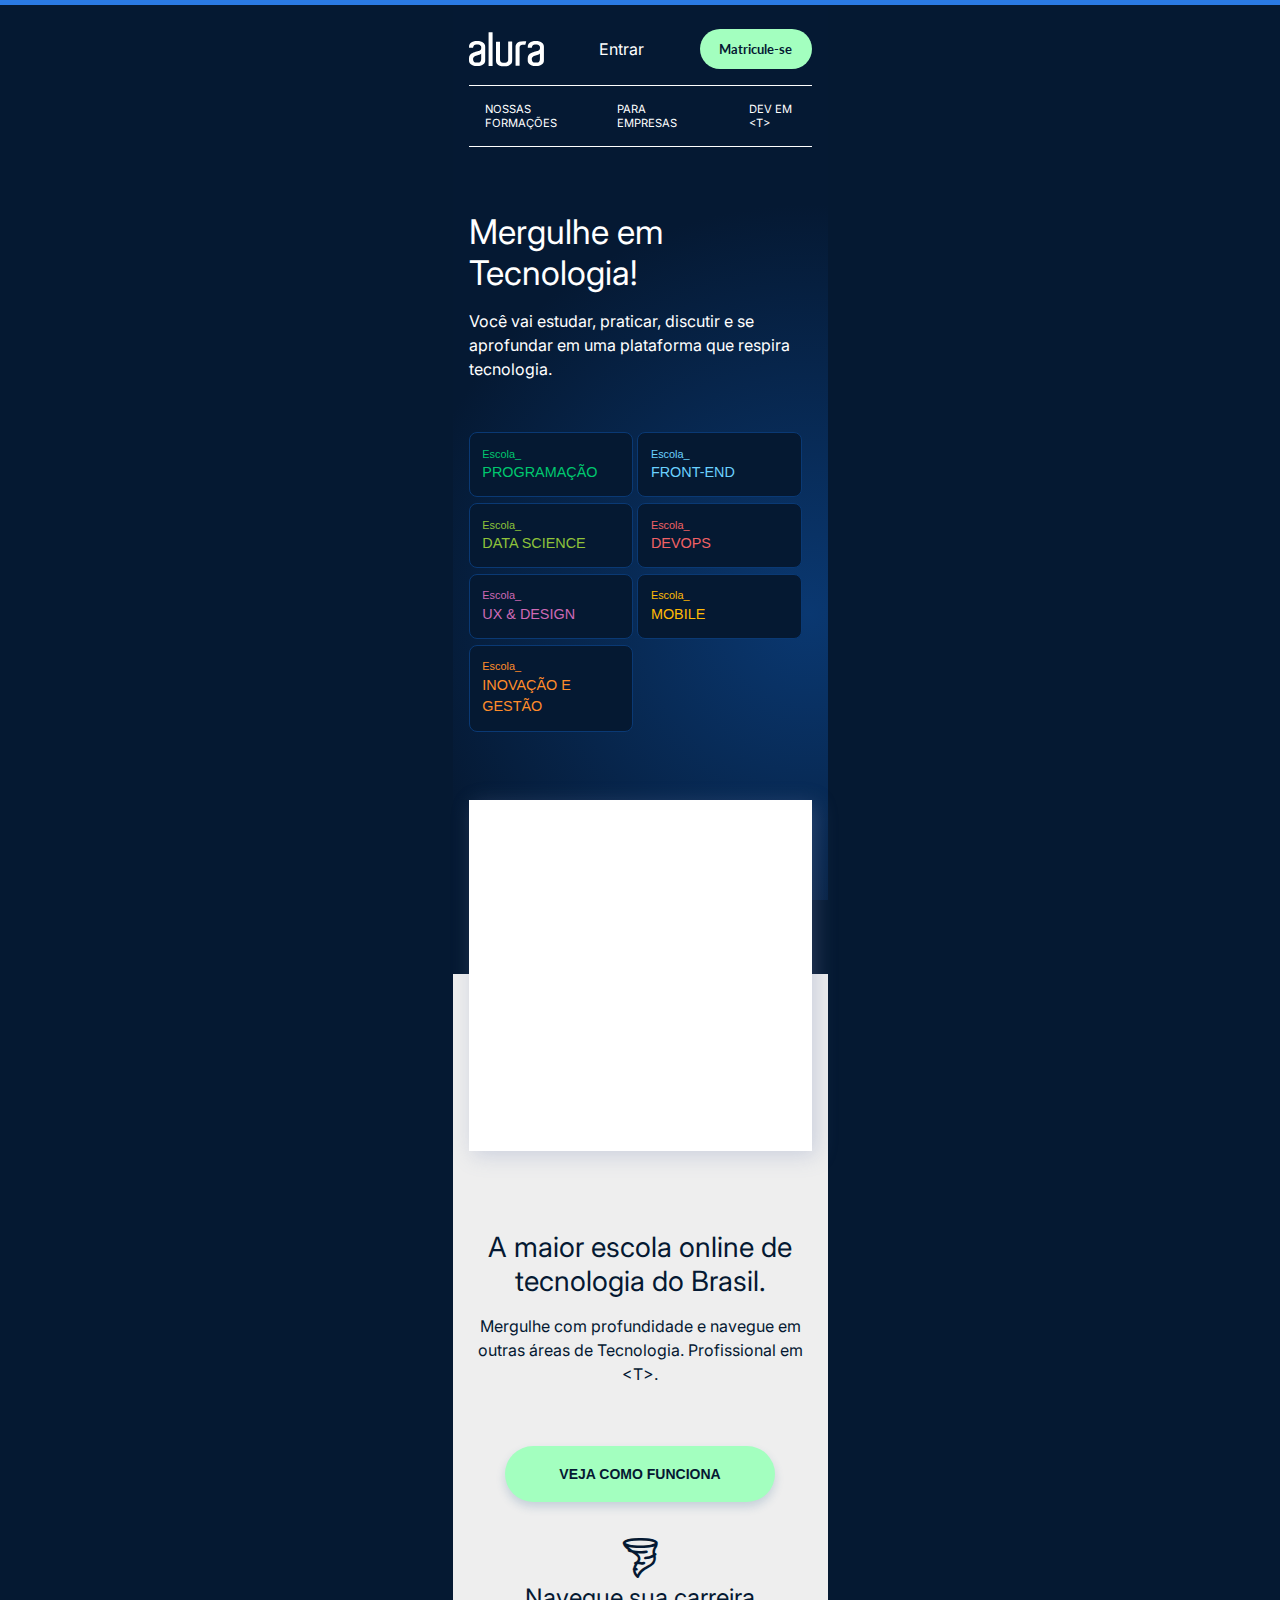
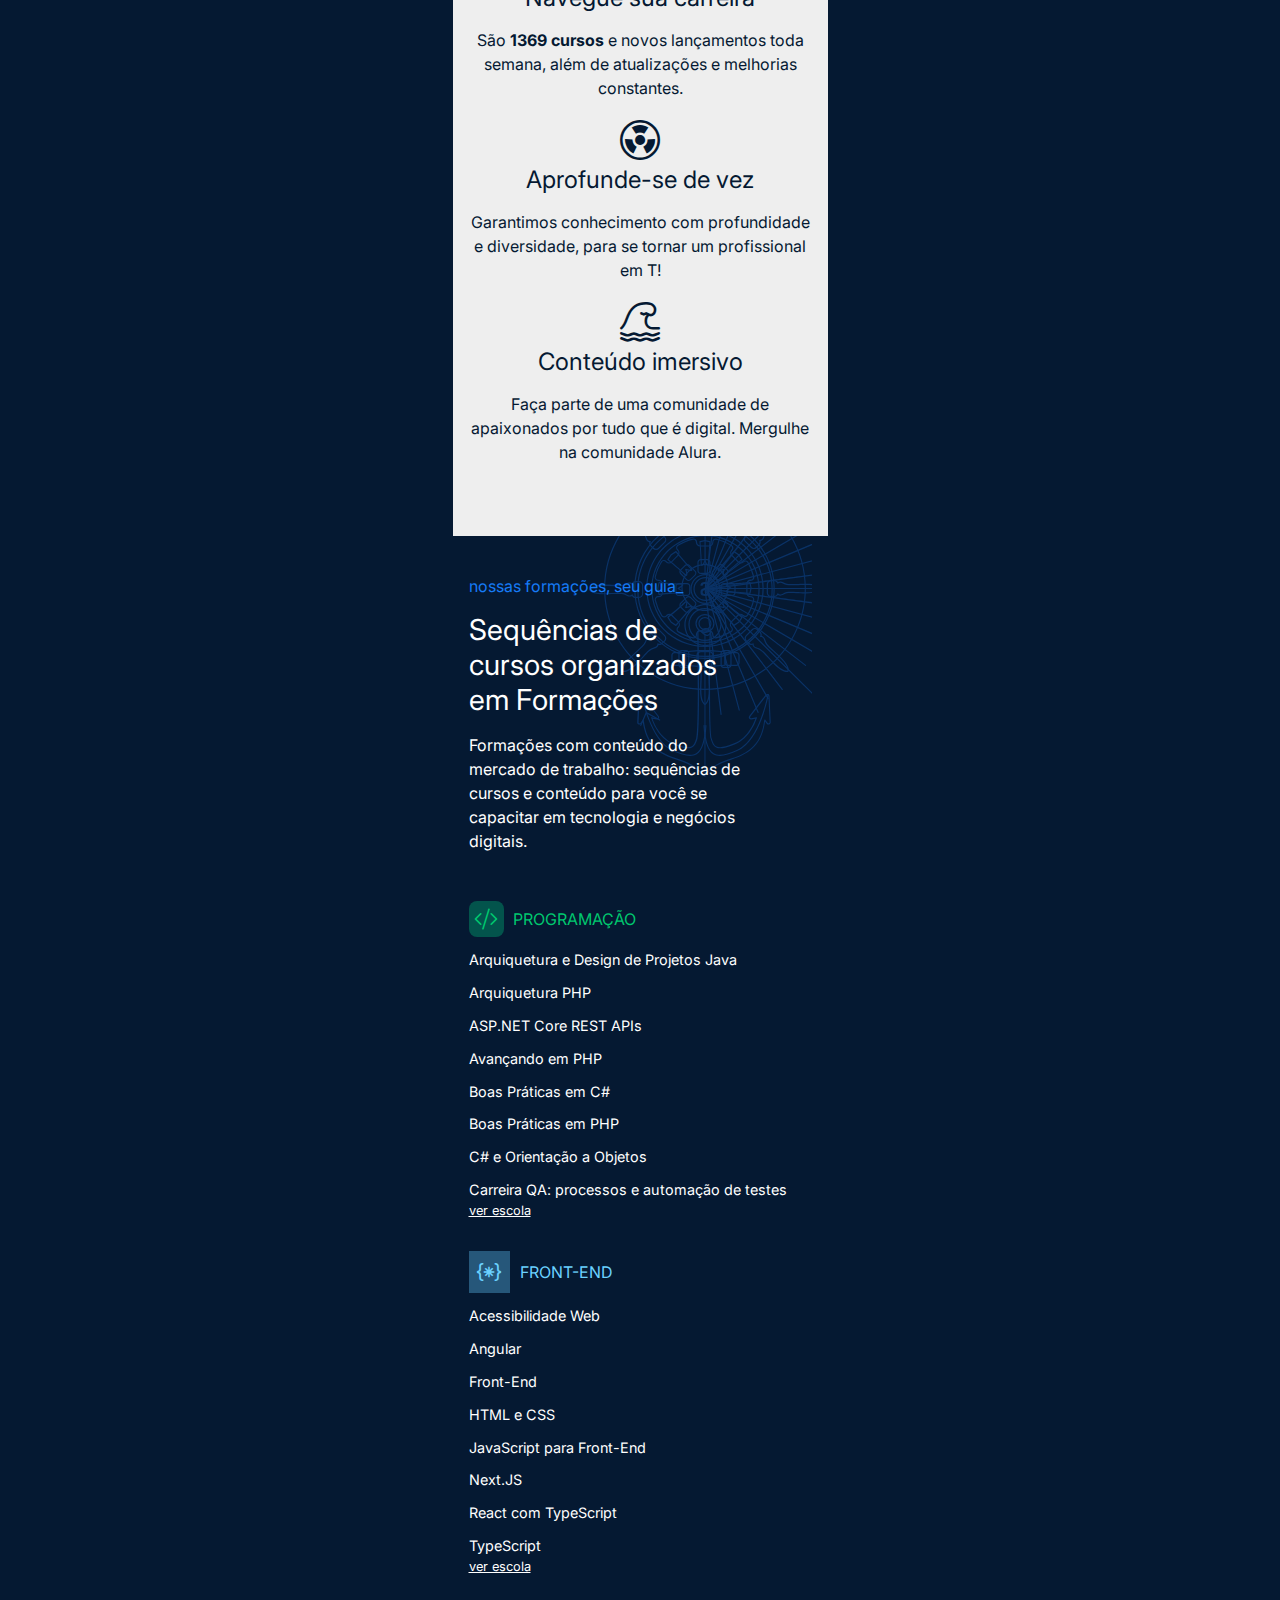
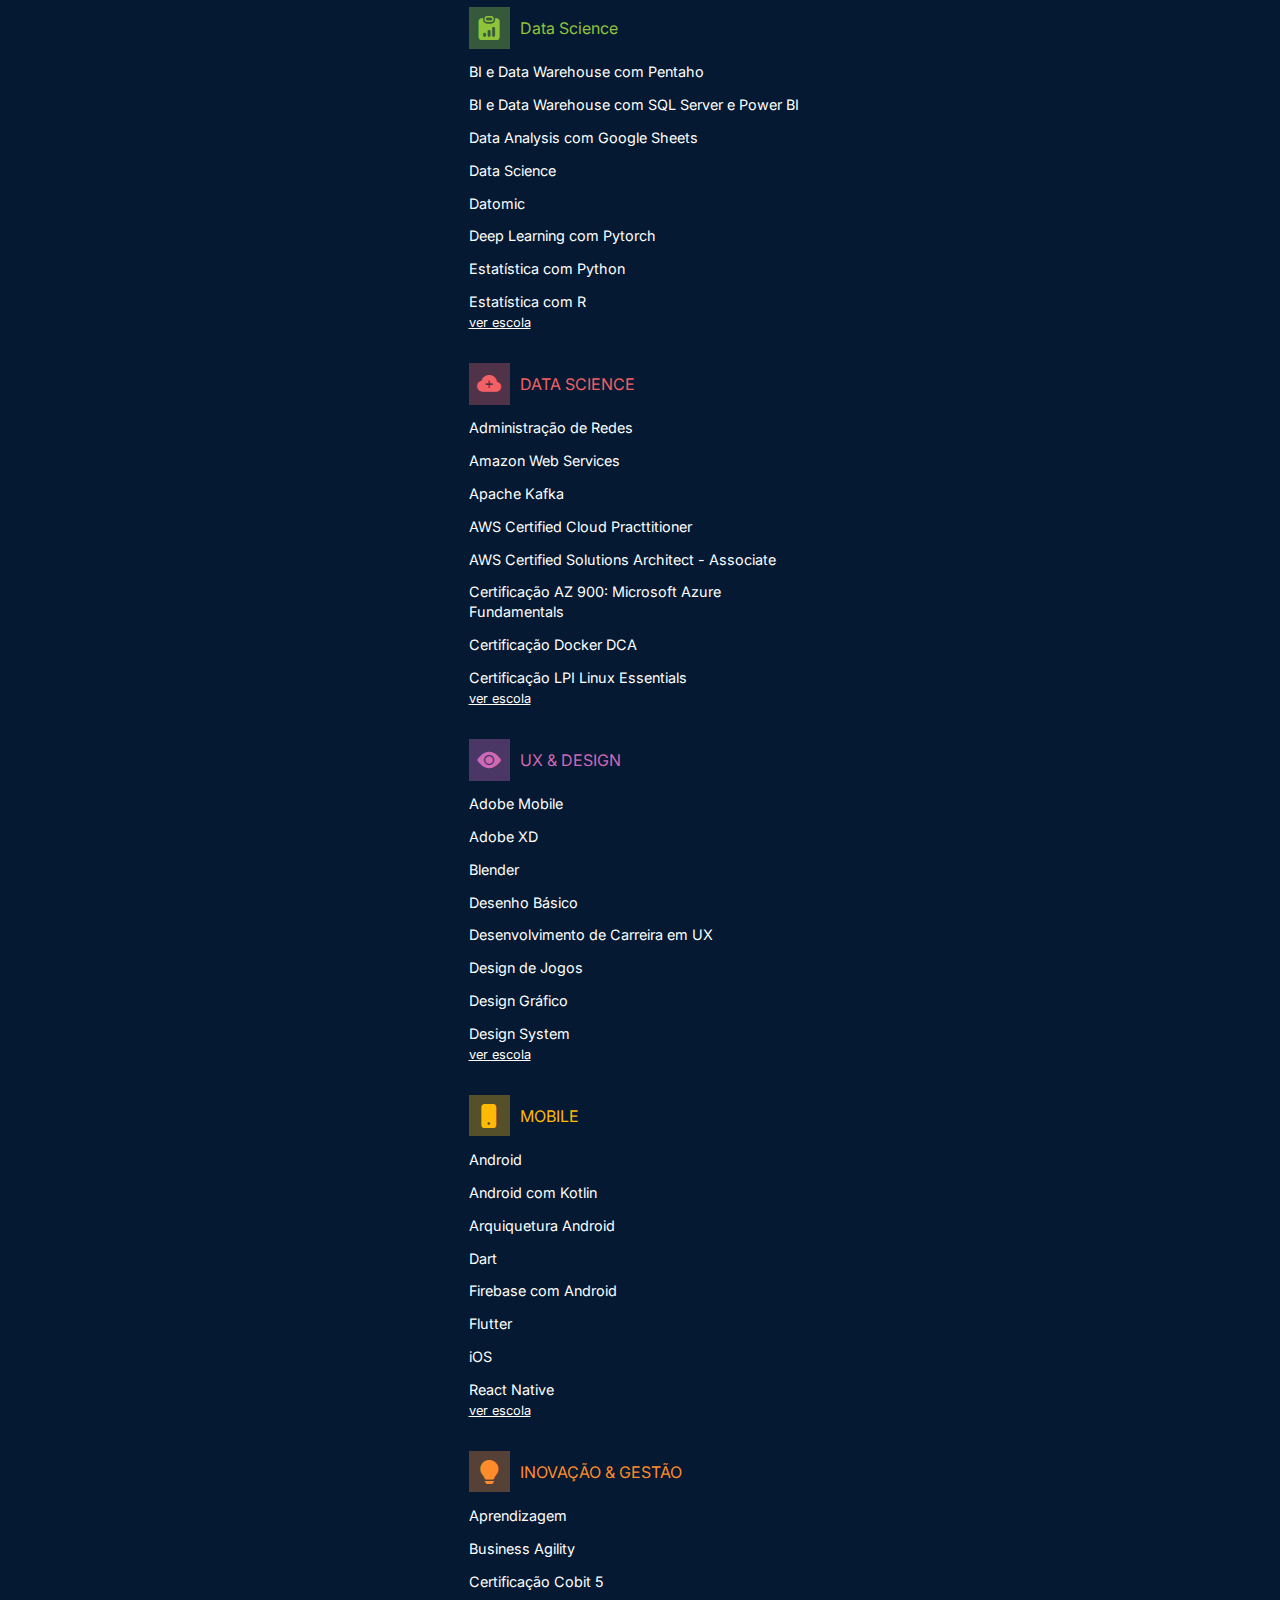
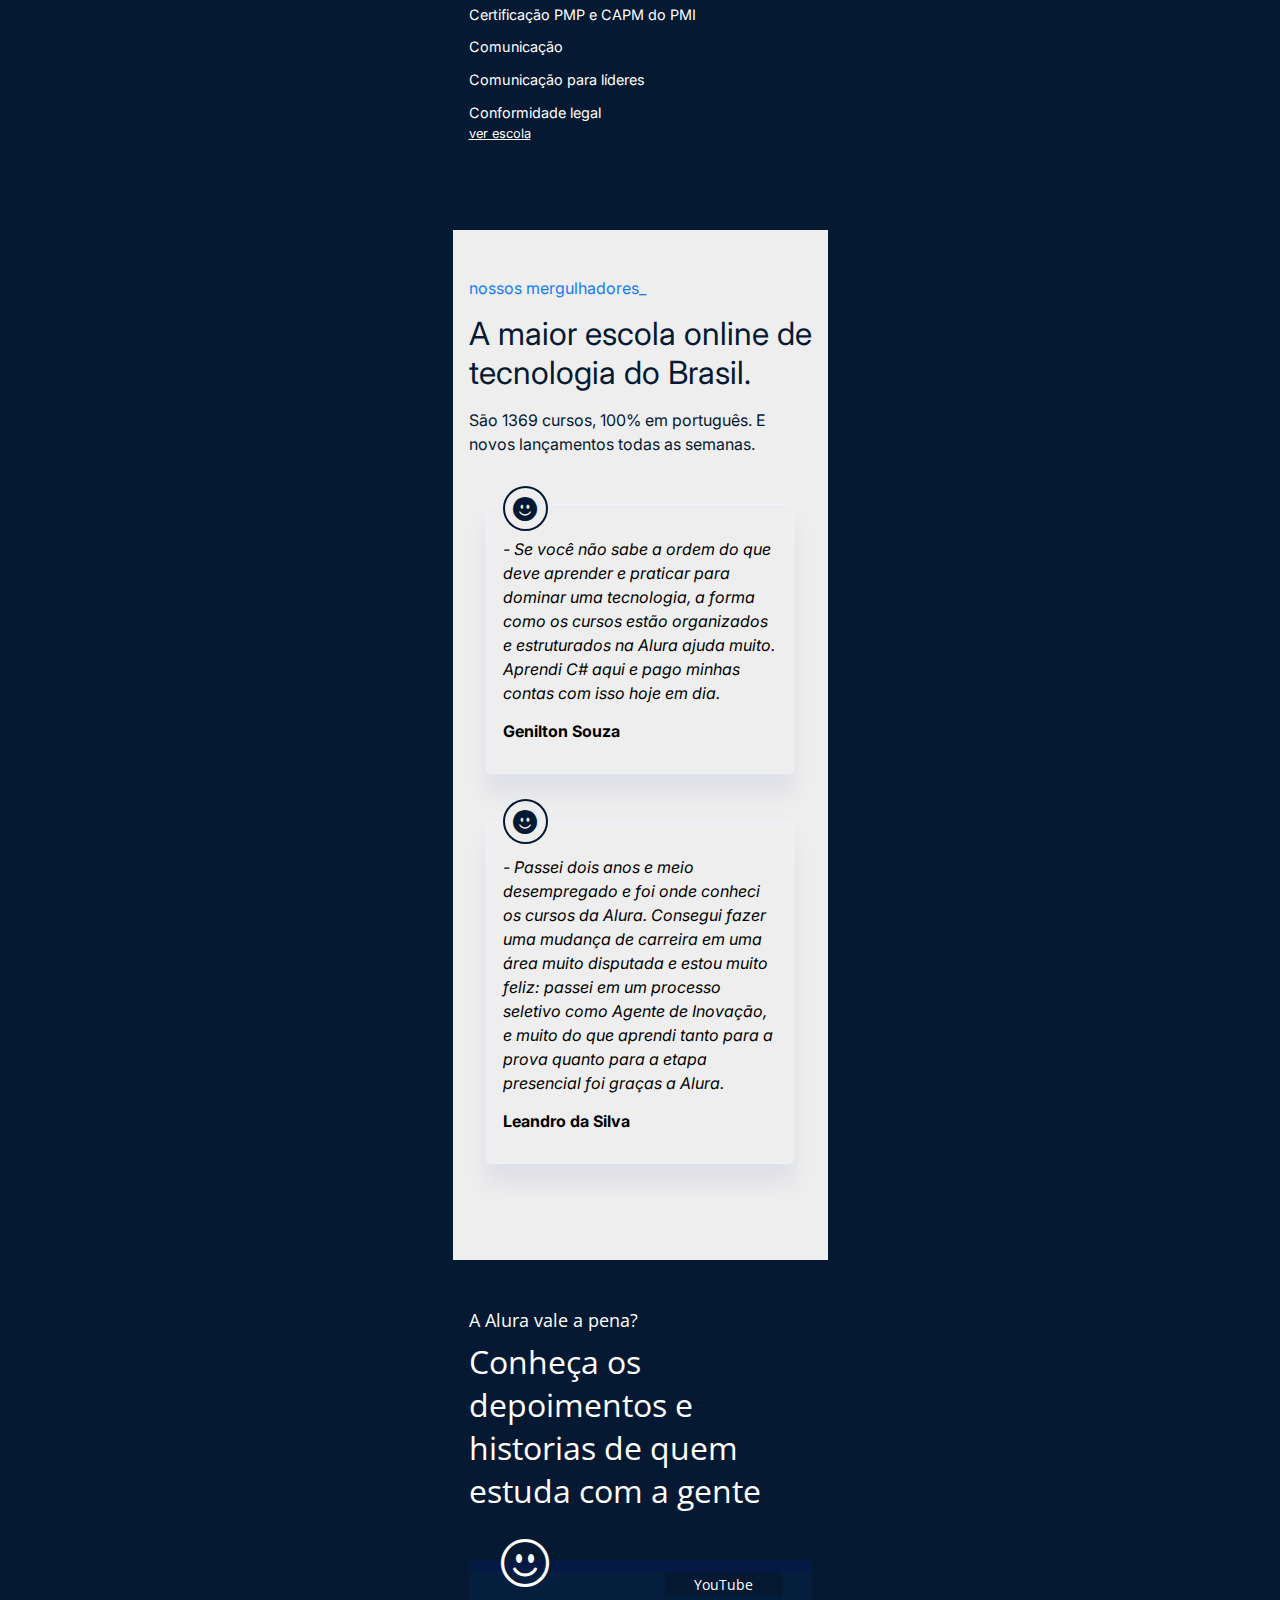
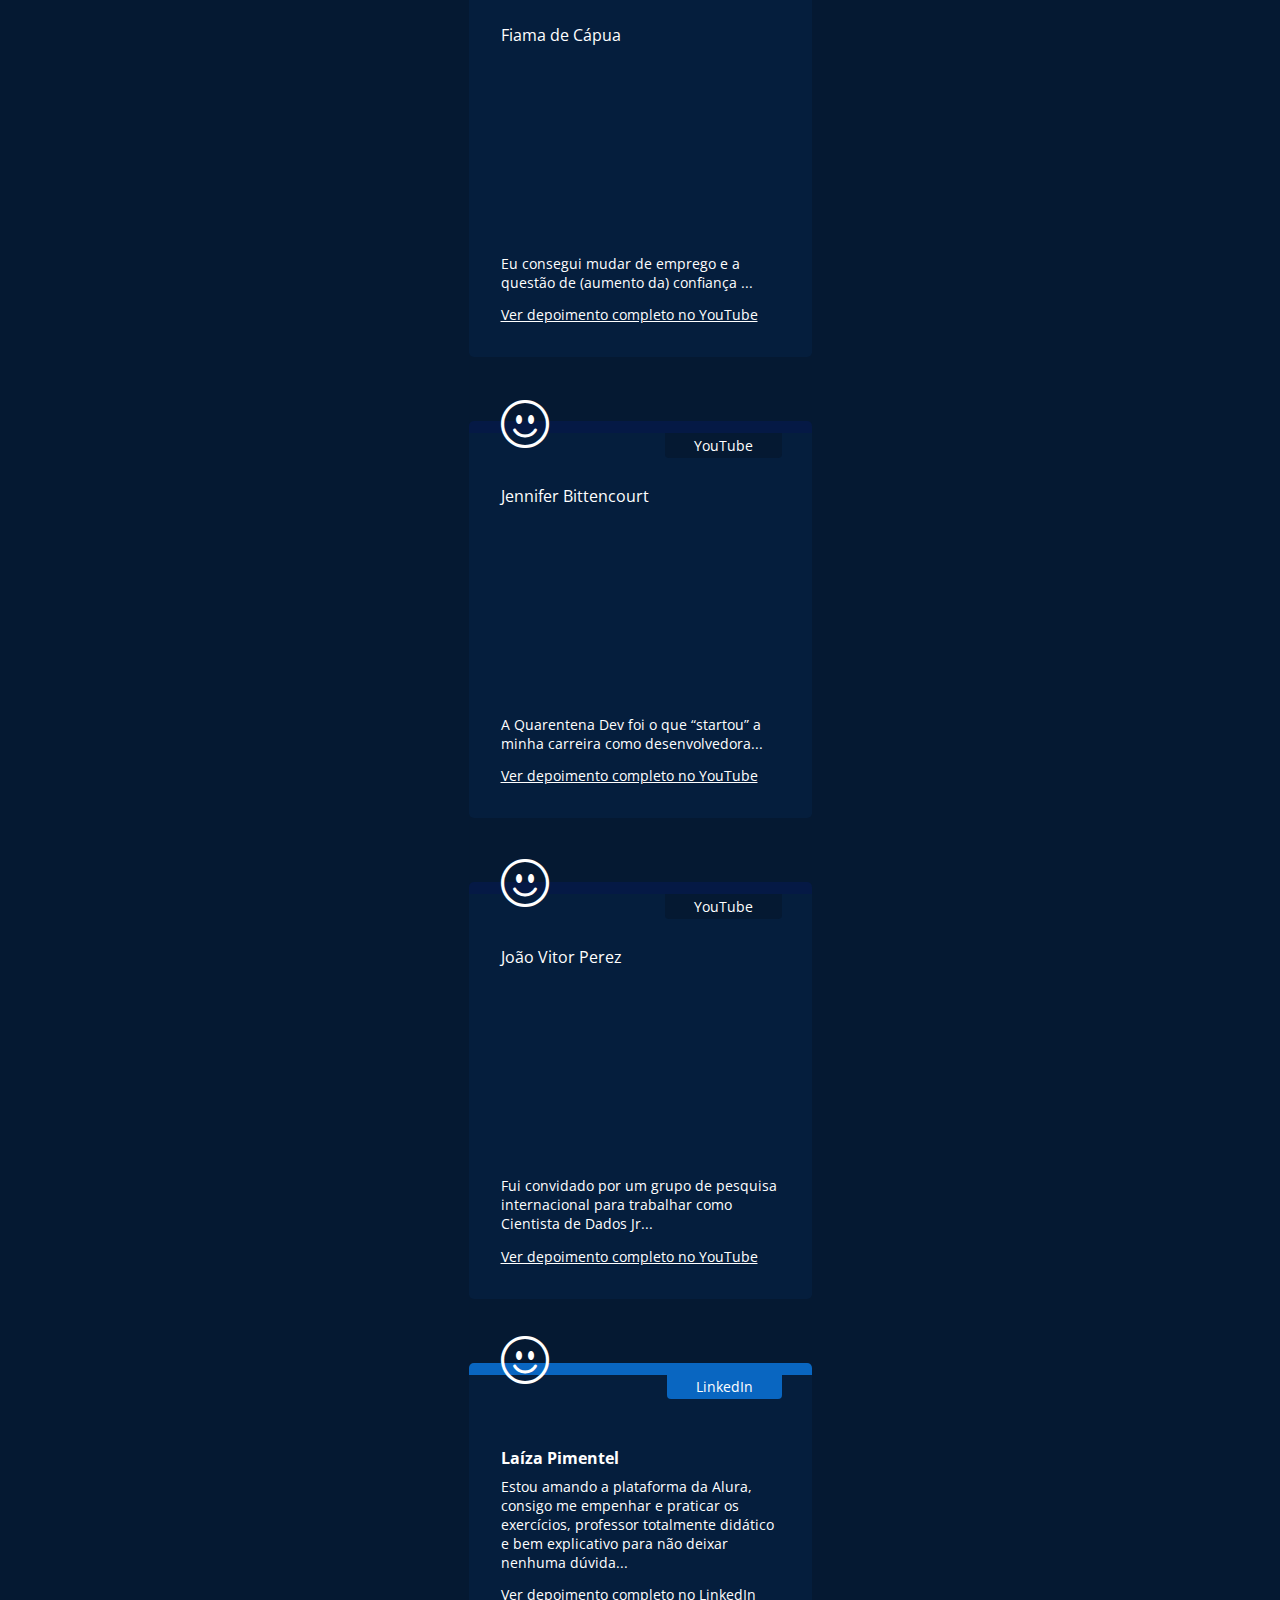
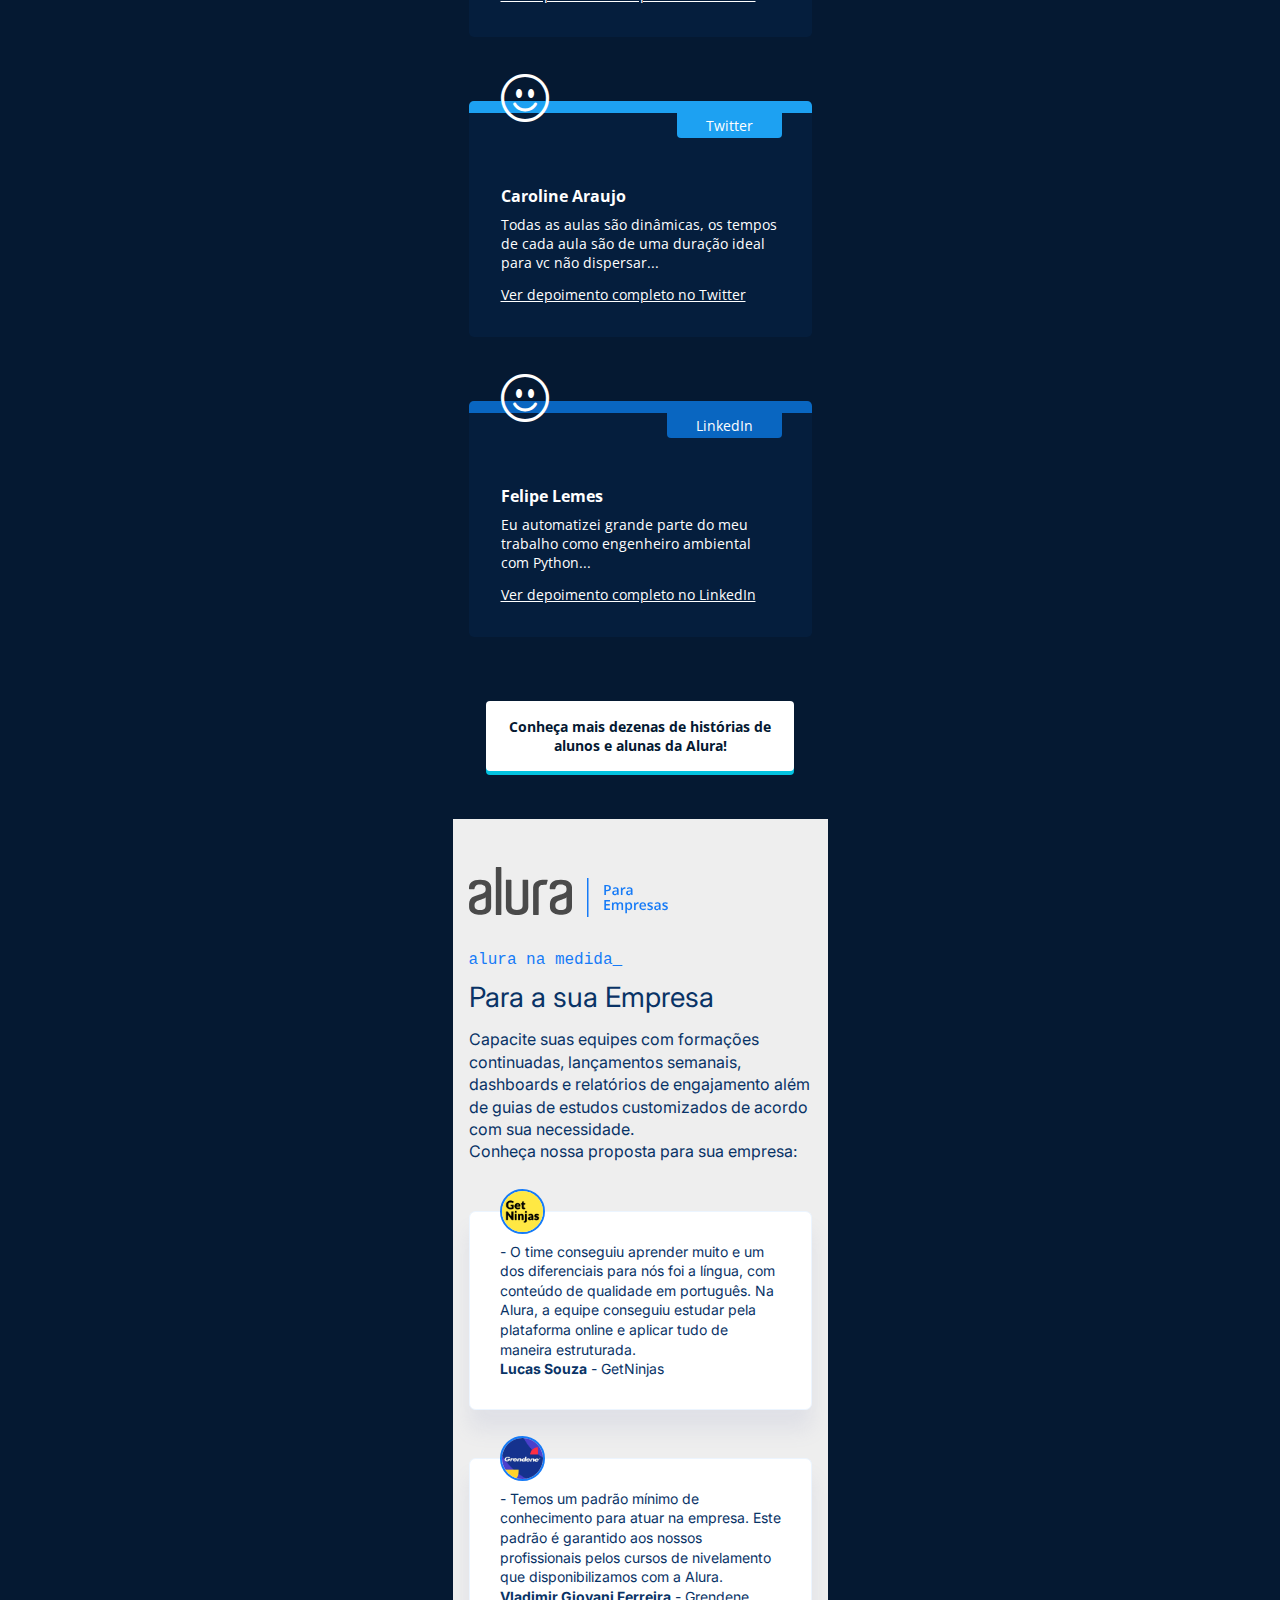
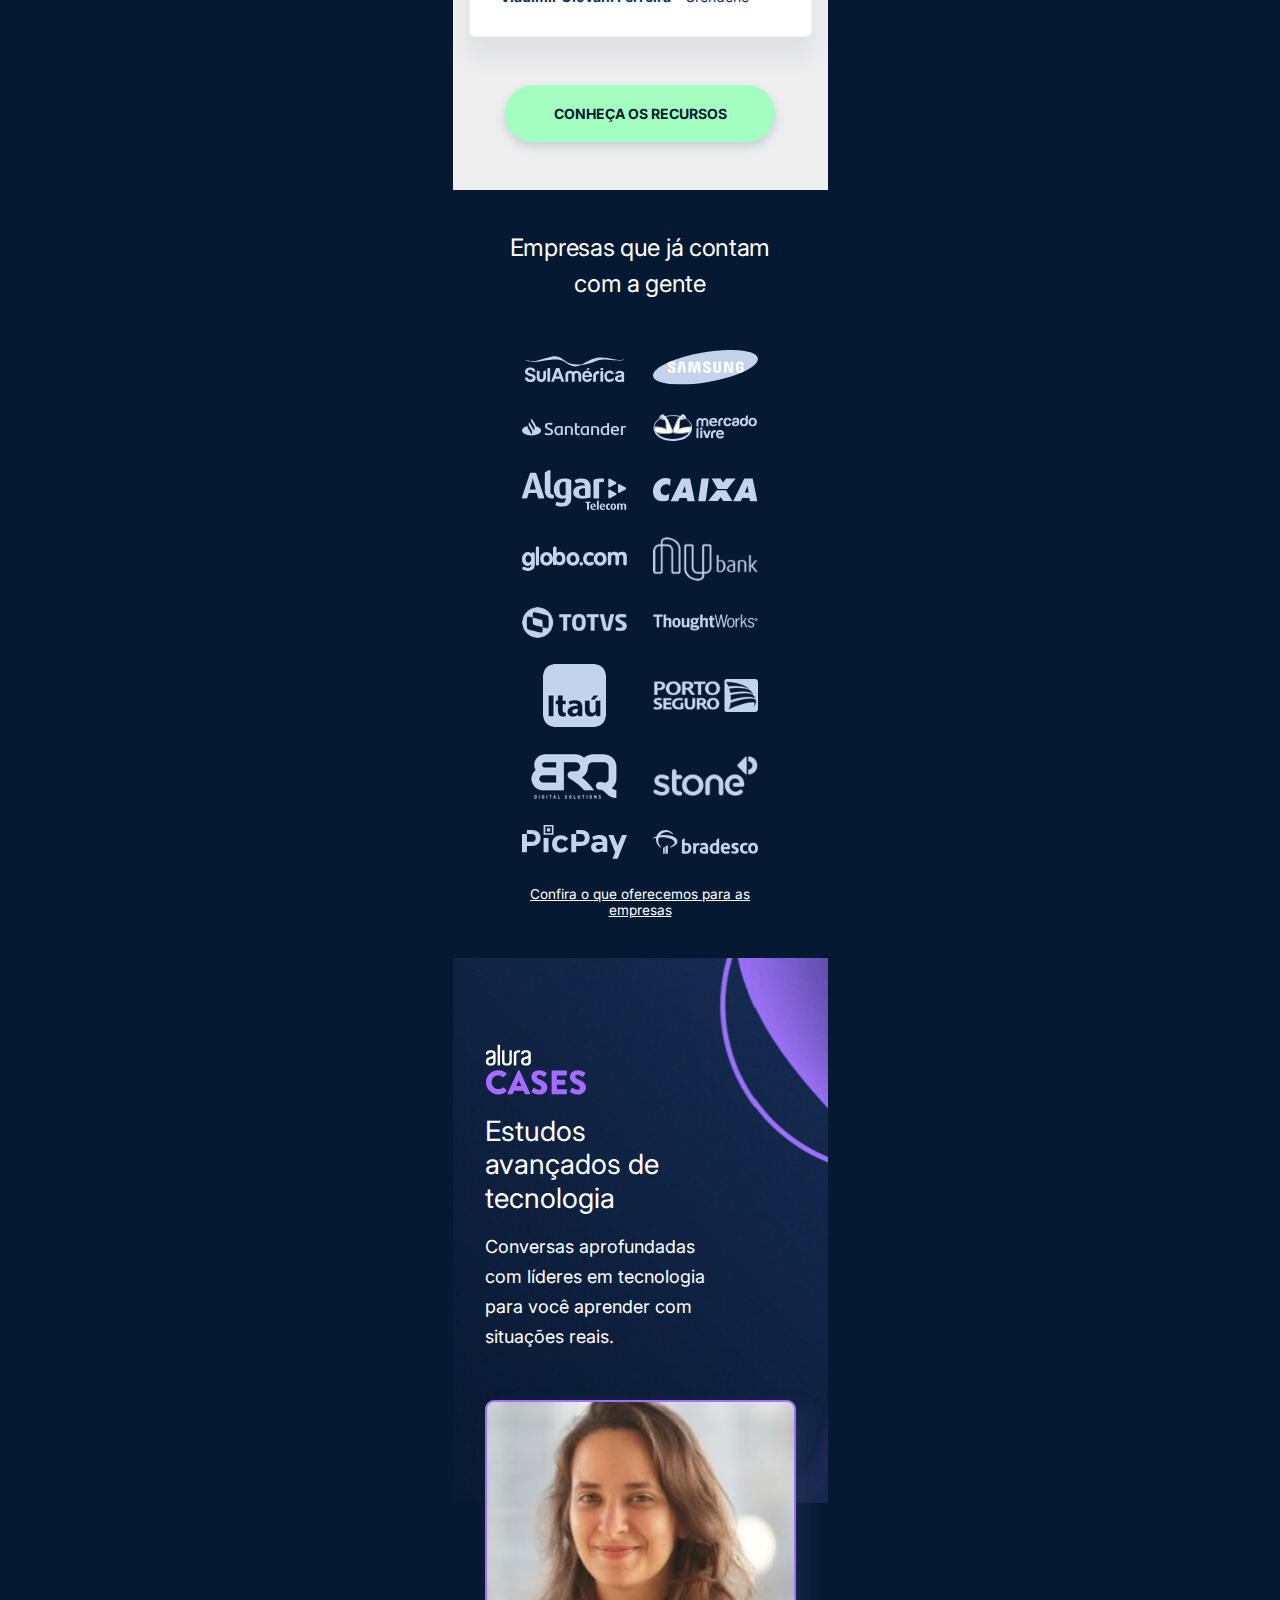
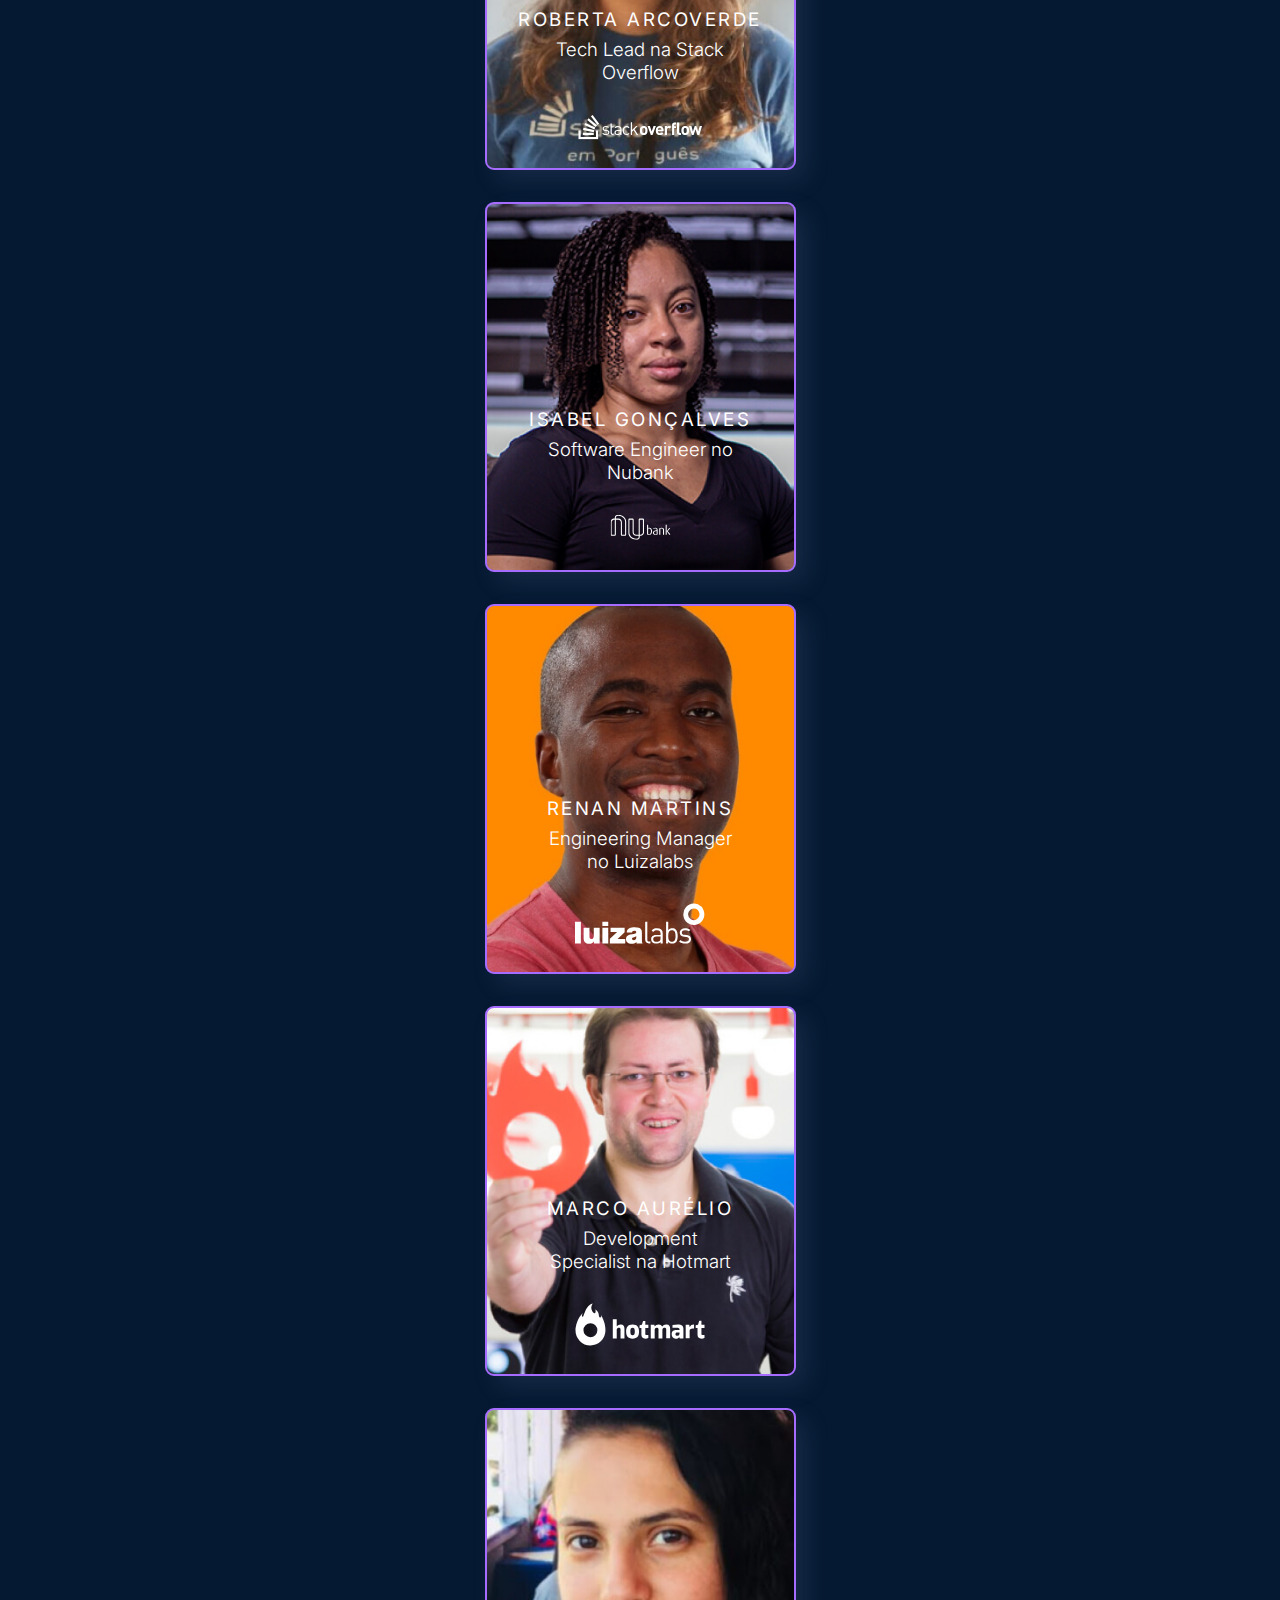
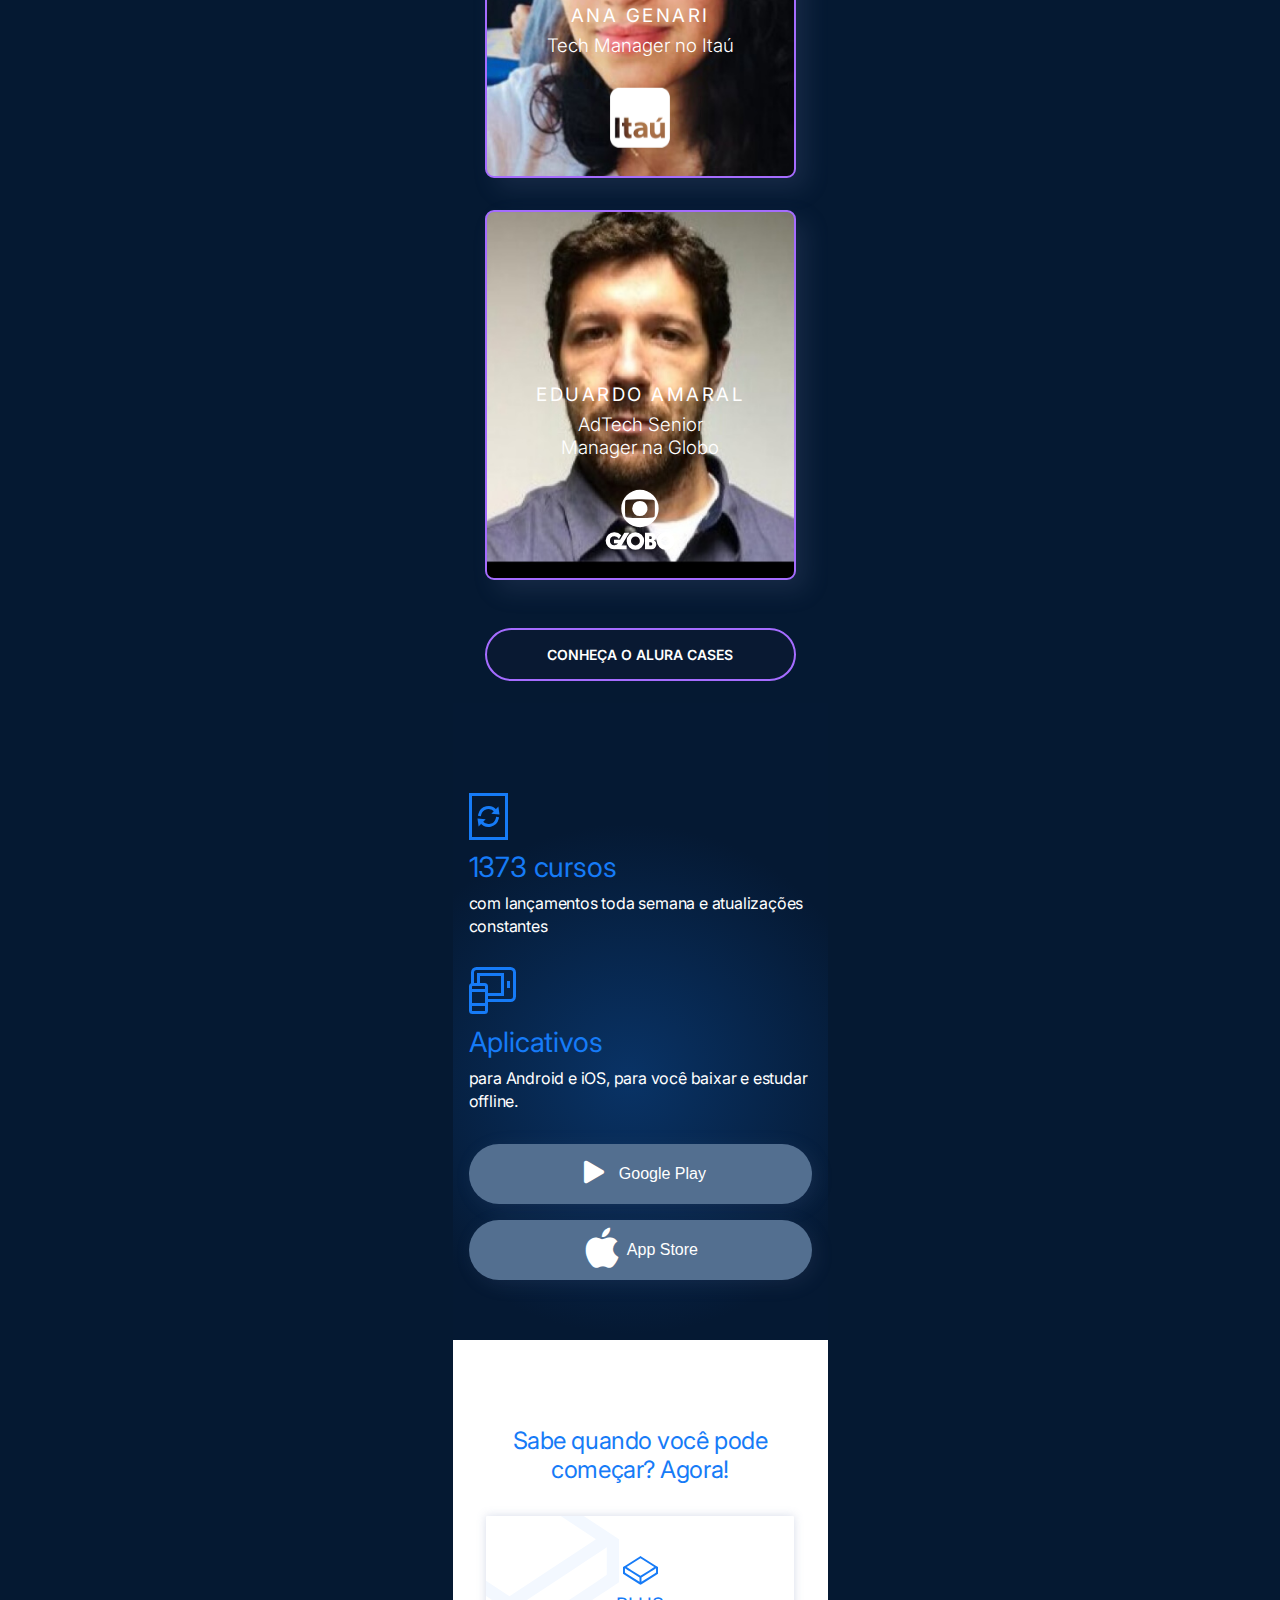
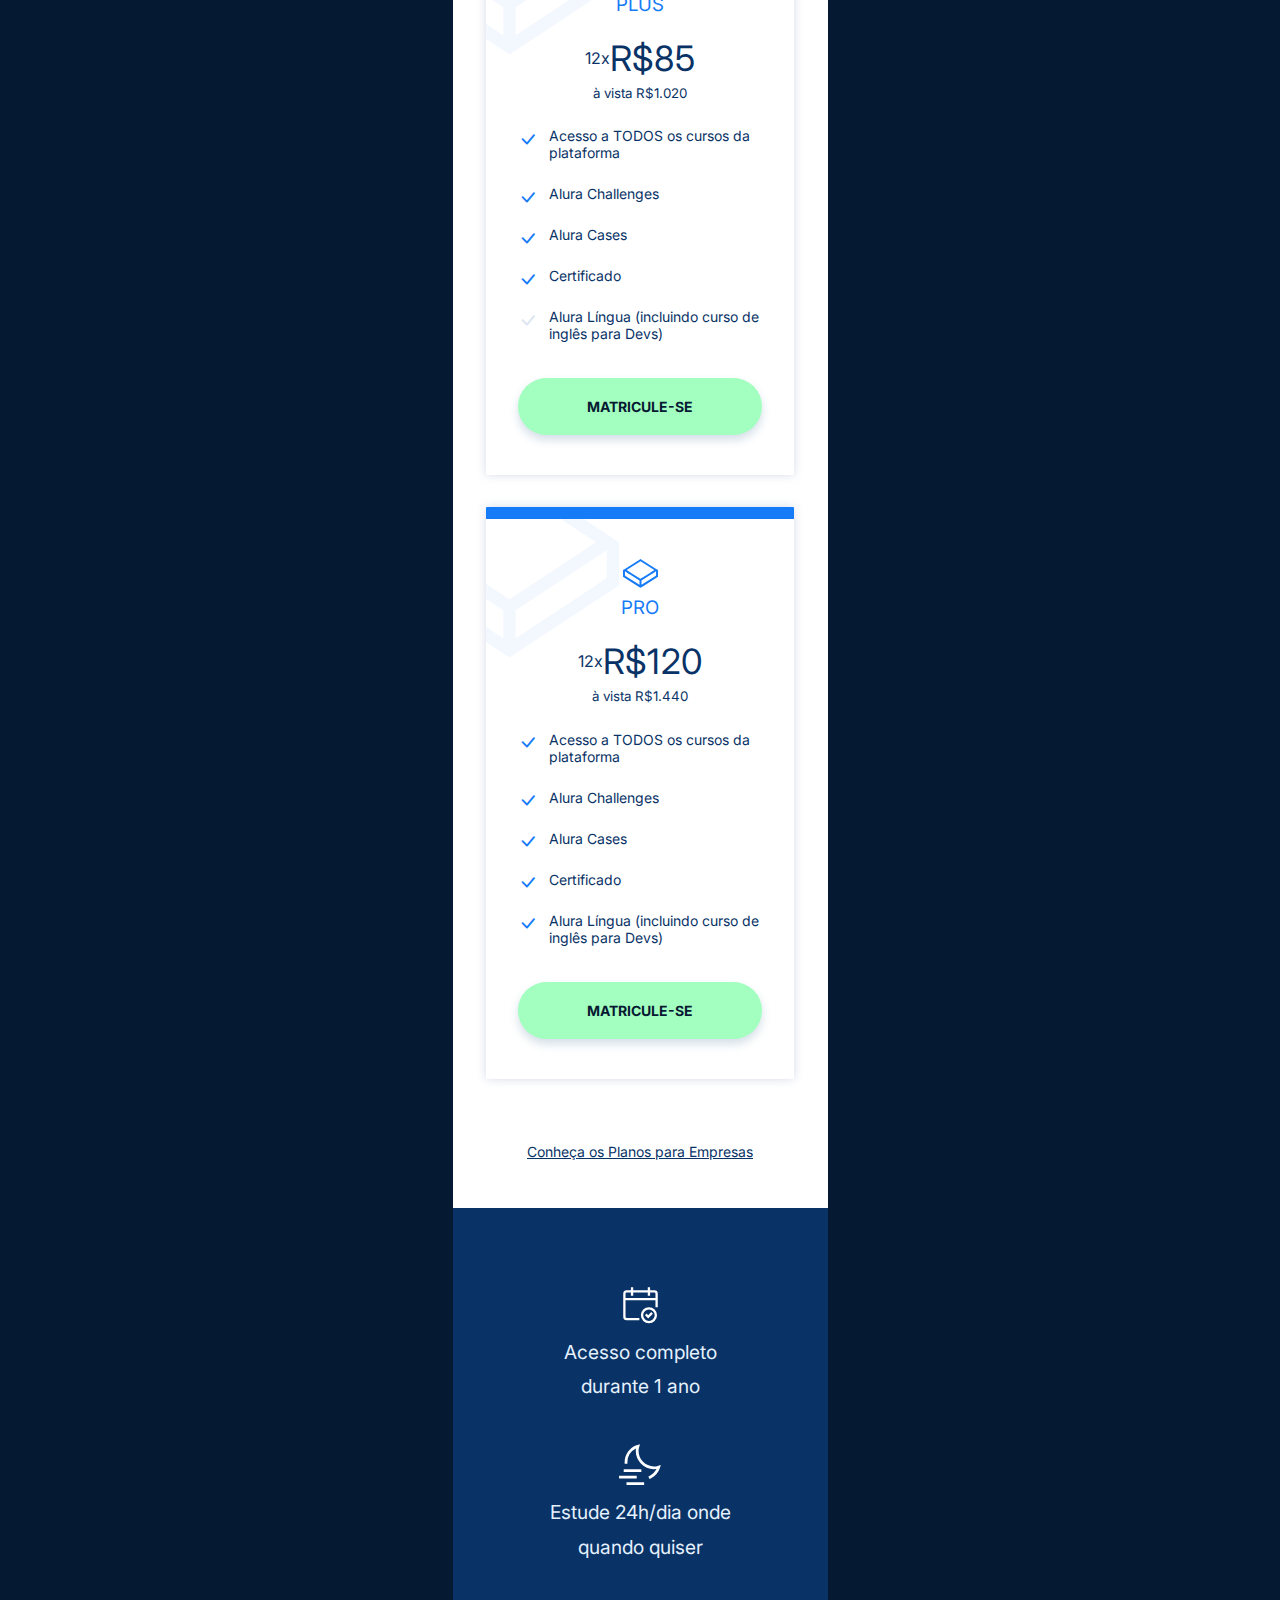
<file: page-one.html>
<!DOCTYPE html>
<html lang="pt-br">
<head>
    <meta charset="UTF-8">
    <meta http-equiv="X-UA-Compatible" content="IE=edge">
    <meta name="viewport" content="width=device-width, initial-scale=1.0">
    <meta name="description" content="Venha conhecer a maior escola de programação da Internet">
    <title>Alura - Cursos Online</title>

    <!-- CSS -->
    <link rel="stylesheet" href="css/global.css">
    <link rel="stylesheet" href="css/page-one.css">

    <!-- Favicon -->
    <link rel="shortcut icon" href="assets/index.ico" type="image/x-icon">

    <!-- BootStrap Icons -->
    <link rel="stylesheet" href="https://cdn.jsdelivr.net/npm/bootstrap-icons@1.8.3/font/bootstrap-icons.css">

    <!-- Google Fonts -->
    <link rel="preconnect" href="https://fonts.googleapis.com">
    <link rel="preconnect" href="https://fonts.gstatic.com" crossorigin>
    <link href="https://fonts.googleapis.com/css2?family=Inter:wght@400;700&family=Lato:wght@400;700&family=Open+Sans:wght@300;400;700&display=swap" rel="stylesheet"> 
</head>
<body>
    <div id="corpo">
        <header class="header">
            <img src="./assets/alura-logo.svg" alt="alura logo">
            <a href="index.html">Entrar</a>
            <a class="button-matricula" href="#">Matricule-se</a>
        </header>
        <nav class="nav">
            <a href="formacoes.html">Nossas formações</a>
            <a href="#">Para empresas</a>
            <a href="#">Dev em &lt;T&gt;</a>
        </nav>
        <section class="presentation">
            <h2>Mergulhe em Tecnologia!</h2>
            <p>Você vai estudar, praticar, discutir e se aprofundar em uma plataforma que respira tecnologia.</p>

            <div class="presentation-cards">
                <button>
                    <p class="programation">Escola_</p>
                    <p class="programation">Programação</p>
                </button>
                <button>
                    <p class="frontend">Escola_</p>
                    <p class="frontend">Front-End</p>
                </button>
                <button>
                    <p class="datascience">Escola_</p>
                    <p class="datascience">Data Science</p>
                </button>
                <button>
                    <p class="devops">Escola_</p>
                    <p class="devops">Devops</p>
                </button>
                <button>
                    <p class="design">Escola_</p>
                    <p class="design">Ux & Design</p>
                </button>
                <button>
                    <p class="mobile">Escola_</p>
                    <p class="mobile">Mobile</p>
                </button>
                <button>
                    <p class="inovation">Escola_</p>
                    <p class="inovation">Inovação e Gestão</p>
                </button>
            </div>
        </section>
        <section class="know-more">
            <div class="iframe">
                <iframe width="311" height="315" src="https://www.youtube.com/embed/2t8ycK8D4Rk" title="Saiba mais sobre a Alura!" frameborder="0" allow="accelerometer; autoplay; clipboard-write; encrypted-media; gyroscope; picture-in-picture" allowfullscreen></iframe>
            </div>
            <section class="know-more-presentation">
                <h2>A maior escola online de tecnologia do Brasil.</h2>
                <p class="presentation-p">Mergulhe com profundidade e navegue em outras áreas de Tecnologia. Profissional em &lt;T&gt;.</p>
                <button class="button-link">Veja como funciona</button>
                <section class="know-more-presentation-more">
                    <div>
                        <i class="bi bi-tornado"></i>
                        <p class="title-p">Navegue sua carreira</p>
                        <p class="description-p">São <strong>1369 cursos</strong> e novos lançamentos toda semana, além de atualizações e melhorias constantes.</p>
                    </div>
                    <div>
                        <i class="bi bi-radioactive"></i>
                        <p class="title-p">Aprofunde-se de vez</p>
                        <p class="description-p">Garantimos conhecimento com profundidade e diversidade, para se tornar um profissional em T!</p>
                    </div>
                    <div>
                        <i class="bi bi-tsunami"></i>
                        <p class="title-p">Conteúdo imersivo</p>
                        <p class="description-p">Faça parte de uma comunidade de apaixonados por tudo que é digital. Mergulhe na comunidade Alura.</p>
                    </div>
                </section>
            </section>
        </section>
        <section class="formations">
            <p class="title">nossas formações, seu guia_</p>
            <p class="big-title">Sequências de cursos organizados em Formações</p>
            <p class="description">Formações com conteúdo do mercado de trabalho: sequências de cursos e conteúdo para você se capacitar em tecnologia e negócios digitais.</p>

            <section class="formations-school">
                <div class="formations-school-container">
                    <header>
                        <i class="bi bi-code-slash programation"></i>
                        <p class="programation">Programação</p>
                    </header>
                    <ul>
                        <li><a href="#">Arquiquetura e Design de Projetos Java</a></li>
                        <li><a href="#">Arquiquetura PHP</a></li>
                        <li><a href="#">ASP.NET Core REST APIs</a></li>
                        <li><a href="#">Avançando em PHP</a></li>
                        <li><a href="#">Boas Práticas em C#</a></li>
                        <li><a href="#">Boas Práticas em PHP</a></li>
                        <li><a href="#">C# e Orientação a Objetos</a></li>
                        <li><a href="#">Carreira QA: processos e automação de testes</a></li>
                    </ul>
                    <a class="show-school" href="#">ver escola</a>
                </div>
                <div class="formations-school-container">
                    <header>
                        <i class="bi bi-braces-asterisk frontend"></i>
                        <p class="frontend">Front-End</p>
                    </header>
                    <ul>
                        <li><a href="#">Acessibilidade Web</a></li>
                        <li><a href="#">Angular</a></li>
                        <li><a href="#">Front-End</a></li>
                        <li><a href="#">HTML e CSS</a></li>
                        <li><a href="#">JavaScript para Front-End</a></li>
                        <li><a href="#">Next.JS</a></li>
                        <li><a href="#">React com TypeScript</a></li>
                        <li><a href="#">TypeScript</a></li>
                    </ul>
                    <a class="show-school" href="#">ver escola</a>
                </div>
                <div class="formations-school-container">
                    <header>
                        <i class="bi bi-clipboard-data-fill datascience"></i>
                        <p class="datascience">Data Science</p>
                    </header>
                    <ul>
                        <li><a href="#">BI e Data Warehouse com Pentaho</a></li>
                        <li><a href="#">BI e Data Warehouse com SQL Server e Power BI</a></li>
                        <li><a href="#">Data Analysis com Google Sheets</a></li>
                        <li><a href="#">Data Science</a></li>
                        <li><a href="#">Datomic</a></li>
                        <li><a href="#">Deep Learning com Pytorch</a></li>
                        <li><a href="#">Estatística com Python</a></li>
                        <li><a href="#">Estatística com R</a></li>
                    </ul>
                    <a class="show-school" href="#">ver escola</a>
                </div>
                <div class="formations-school-container">
                    <header>
                        <i class="bi bi-cloud-plus-fill devops"></i>
                        <p class="devops">Data Science</p>
                    </header>
                    <ul>
                        <li><a href="#">Administração de Redes</a></li>
                        <li><a href="#">Amazon Web Services</a></li>
                        <li><a href="#">Apache Kafka</a></li>
                        <li><a href="#">AWS Certified Cloud Practtitioner</a></li>
                        <li><a href="#">AWS Certified Solutions Architect - Associate</a></li>
                        <li><a href="#">Certificação AZ 900: Microsoft Azure Fundamentals</a></li>
                        <li><a href="#">Certificação Docker DCA</a></li>
                        <li><a href="#">Certificação LPI Linux Essentials</a></li>
                    </ul>
                    <a class="show-school" href="#">ver escola</a>
                </div>
                <div class="formations-school-container">
                    <header>
                        <i class="bi bi-eye-fill design"></i>
                        <p class="design">UX & Design</p>
                    </header>
                    <ul>
                        <li><a href="#">Adobe Mobile</a></li>
                        <li><a href="#">Adobe XD</a></li>
                        <li><a href="#">Blender</a></li>
                        <li><a href="#">Desenho Básico</a></li>
                        <li><a href="#">Desenvolvimento de Carreira em UX</a></li>
                        <li><a href="#">Design de Jogos</a></li>
                        <li><a href="#">Design Gráfico</a></li>
                        <li><a href="#">Design System</a></li>
                    </ul>
                    <a class="show-school" href="#">ver escola</a>
                </div>
                <div class="formations-school-container">
                    <header>
                        <i class="bi bi-phone-fill mobile"></i>
                        <p class="mobile">Mobile</p>
                    </header>
                    <ul>
                        <li><a href="#">Android</a></li>
                        <li><a href="#">Android com Kotlin</a></li>
                        <li><a href="#">Arquiquetura Android</a></li>
                        <li><a href="#">Dart</a></li>
                        <li><a href="#">Firebase com Android</a></li>
                        <li><a href="#">Flutter</a></li>
                        <li><a href="#">iOS</a></li>
                        <li><a href="#">React Native</a></li>
                    </ul>
                    <a class="show-school" href="#">ver escola</a>
                </div>
                <div class="formations-school-container">
                    <header>
                        <i class="bi bi-lightbulb-fill inovation"></i>
                        <p class="inovation">Inovação & Gestão</p>
                    </header>
                    <ul>
                        <li><a href="#">Aprendizagem</a></li>
                        <li><a href="#">Business Agility</a></li>
                        <li><a href="#">Certificação Cobit 5</a></li>
                        <li><a href="#">Certificação PMP e CAPM do PMI</a></li>
                        <li><a href="#">Comunicação</a></li>
                        <li><a href="#">Comunicação para líderes</a></li>
                        <li><a href="#">Conformidade legal</a></li>
                    </ul>
                    <a class="show-school" href="#">ver escola</a>
                </div>
            </section>
        </section>
        <section class="divers">
            <p class="title">nossos mergulhadores_</p>
            <p class="big-title">A maior escola online de tecnologia do Brasil.</p>
            <p class="description">São 1369 cursos, 100% em português. E novos lançamentos todas as semanas.</p>
            <div class="divers-depoiments">
                <i class="bi bi-emoji-smile-fill"></i>
                <cite class="cite">- Se você não sabe a ordem do que deve aprender e praticar para dominar uma tecnologia, a forma como os cursos estão organizados e estruturados na Alura ajuda muito. Aprendi C# aqui e pago minhas contas com isso hoje em dia.</cite>
                <p class="name">Genilton Souza</p>
            </div>
            <div class="divers-depoiments">
                <i class="bi bi-emoji-smile-fill"></i>
                <cite class="cite">- Passei dois anos e meio desempregado e foi onde conheci os cursos da Alura. Consegui fazer uma mudança de carreira em uma área muito disputada e estou muito feliz: passei em um processo seletivo como Agente de Inovação, e muito do que aprendi tanto para a prova quanto para a etapa presencial foi graças a Alura.</cite>
                <p class="name">Leandro da Silva</p>
            </div>
        </section>
        <section class="stories">
            <p class="title">A Alura vale a pena?</p>
            <p class="big-title">Conheça os depoimentos e historias de quem estuda com a gente</p>
            <section class="stories-container">
                <div class="stories-container-div">
                    <i class="bi bi-emoji-smile"></i>
                    <span>YouTube</span>
                    <p class="title">Fiama de Cápua</p>
                    <iframe width="280" height="200" src="https://www.youtube.com/embed/-80eLO36is0" title="YouTube video player" frameborder="0" allow="accelerometer; autoplay; clipboard-write; encrypted-media; gyroscope; picture-in-picture" allowfullscreen></iframe>
                    <p class="description">Eu consegui mudar de emprego e a questão de (aumento da) confiança ...</p>
                    <a href="https://www.youtube.com/watch?v=-80eLO36is0" target="_blank">Ver depoimento completo no YouTube</a>
                </div>
                <div class="stories-container-div">
                    <i class="bi bi-emoji-smile"></i>
                    <span>YouTube</span>
                    <p class="title">Jennifer Bittencourt</p>
                    <iframe width="280" height="200" src="https://www.youtube.com/embed/JPfyh5XOaec" title="YouTube video player" frameborder="0" allow="accelerometer; autoplay; clipboard-write; encrypted-media; gyroscope; picture-in-picture" allowfullscreen></iframe>
                    <p class="description">A Quarentena Dev foi o que “startou” a minha carreira como desenvolvedora...</p>
                    <a href="https://www.youtube.com/watch?v=JPfyh5XOaec" target="_blank">Ver depoimento completo no YouTube</a>
                </div>
                <div class="stories-container-div">
                    <i class="bi bi-emoji-smile"></i>
                    <span>YouTube</span>
                    <p class="title">João Vitor Perez</p>
                    <iframe width="280" height="200" src="https://www.youtube.com/embed/BXhtLcHVejI" title="YouTube video player" frameborder="0" allow="accelerometer; autoplay; clipboard-write; encrypted-media; gyroscope; picture-in-picture" allowfullscreen></iframe>
                    <p class="description">Fui convidado por um grupo de pesquisa internacional para trabalhar como Cientista de Dados Jr...</p>
                    <a href="https://www.youtube.com/watch?v=BXhtLcHVejI" target="_blank">Ver depoimento completo no YouTube</a>
                </div>
                <div class="stories-container-div2">
                    <i class="bi bi-emoji-smile"></i>
                    <span>LinkedIn</span>
                    <p class="title">Laíza Pimentel</p>
                    <p class="description">Estou amando a plataforma da Alura, consigo me empenhar e praticar os exercícios, professor totalmente didático e bem explicativo para não deixar nenhuma dúvida...</p>
                    <a href="https://www.linkedin.com/feed/update/urn:li:activity:6801182949632020480/?actorCompanyId=3824181" target="_blank">Ver depoimento completo no LinkedIn</a>
                </div>
                <div class="stories-container-div2" style="border-top-color: #1da1f2;">
                    <i class="bi bi-emoji-smile"></i>
                    <span style="background-color: #1da1f2;">Twitter</span>
                    <p class="title">Caroline Araujo</p>
                    <p class="description">Todas as aulas são dinâmicas, os tempos de cada aula são de uma duração ideal para vc não dispersar...</p>
                    <a href="https://twitter.com/bidungona/status/1305787155713843201" target="_blank">Ver depoimento completo no Twitter</a>
                </div>
                <div class="stories-container-div2">
                    <i class="bi bi-emoji-smile"></i>
                    <span>LinkedIn</span>
                    <p class="title">Felipe Lemes</p>
                    <p class="description">Eu automatizei grande parte do meu trabalho como engenheiro ambiental com Python...</p>
                    <a href="https://www.linkedin.com/pulse/como-utilizei-programa%25C3%25A7%25C3%25A3o-para-otimizar-meu-trabalho-engenheiro/" target="_blank">Ver depoimento completo no LinkedIn</a>
                </div>
                <a class="link" href="#">Conheça mais dezenas de histórias de alunos e alunas da Alura!</a>
            </section>
        </section>
        <section class="business">
            <img src="./assets/alura-para-empresas.svg" alt="logo alura para empresas">
            <p class="title">alura na medida_</p>
            <p class="big-title">Para a sua Empresa</p>
            <p class="description">Capacite suas equipes com formações continuadas, lançamentos semanais, dashboards e relatórios de engajamento além de guias de estudos customizados de acordo com sua necessidade.</p>
            <p class="description">Conheça nossa proposta para sua empresa:</p>
            <div class="business-depoiments">
                <img class="logo" src="./assets/getninjas.png" alt="logo getninjas">
                <p class="description">- O time conseguiu aprender muito e um dos diferenciais para nós foi a língua, com conteúdo de qualidade em português. Na Alura, a equipe conseguiu estudar pela plataforma online e aplicar tudo de maneira estruturada.</p>
                <p class="description"><strong>Lucas Souza</strong> - GetNinjas</p>
            </div>
            <div class="business-depoiments">
                <img class="logo" src="./assets/grendene.png" alt="logo grendene">
                <p class="description">- Temos um padrão mínimo de conhecimento para atuar na empresa. Este padrão é garantido aos nossos profissionais pelos cursos de nivelamento que disponibilizamos com a Alura.</p>
                <p class="description"><strong>Vladimir Giovani Ferreira</strong> - Grendene</p>
            </div>
            <a class="button-link" href="#">Conheça os recursos</a>
        </section>
        <section class="companies-using-alura">
            <p>Empresas que já contam com a gente</p>
            <ul class="companies-list">
                <li><img src="./assets/logo-sulamerica.svg" alt="logo-sulamerica"></li>
                <li><img src="./assets/logo-empresa-samsung.svg" alt="logo-empresa-samsung"></li>
                <li><img src="./assets/logo-empresa-santander.svg" alt="logo-empresa-santander"></li>
                <li><img src="./assets/logo-mercadolivre.svg" alt="logo-mercadolivre"></li>
                <li><img src="./assets/logo-empresa-algar.svg" alt="logo-empresa-algar"></li>
                <li><img src="./assets/logo-empresa-caixa.svg" alt="logo-empresa-caixa"></li>
                <li><img src="./assets/logo-empresa-globo.svg" alt="logo-empresa-globo"></li>
                <li><img src="./assets/logo-nubank.png" alt="logo-nubank"></li>
                <li><img src="./assets/logo-totvs.png" alt="logo-totvs"></li>
                <li><img src="./assets/logo-tw.png" alt="logo-tw"></li>
                <li><img src="./assets/logo-itau.png" alt="logo-itau"></li>
                <li><img src="./assets/logo-porto.png" alt="logo-porto"></li>
                <li><img src="./assets/logo-brq.png" alt="logo-brq"></li>
                <li><img src="./assets/logo-stone.png" alt="logo-stone"></li>
                <li><img src="./assets/logo-picpay.svg" alt="logo-picpay"></li>
                <li><img src="./assets/logo-bradesco.svg" alt="logo-bradesco"></li>
            </ul>
            <a href="#">Confira o que oferecemos para as empresas</a>
        </section>
        <section class="alura-cases">
            <img src="./assets/logo-cases.svg" alt="logo-cases">
            <h2>Estudos avançados de tecnologia</h2>
            <p>Conversas aprofundadas com líderes em tecnologia para você aprender com situações reais.</p>
            <section class="container-cards">
                <div class="alura-cases-cards bg-card1">
                    <h3 class="name">Roberta Arcoverde</h3>
                    <h3 class="role">Tech Lead na Stack Overflow</h3>
                    <div class="logo">
                        <img src="./assets/logo-stack.svg" alt="logo stack overflow">
                    </div>
                </div>
                <div class="alura-cases-cards bg-card2">
                    <h3 class="name">Isabel Gonçalves</h3>
                    <h3 class="role">Software Engineer no Nubank</h3>
                    <div class="logo">
                        <img src="./assets/logo-nubank.svg" alt="logo nubank">
                    </div>
                </div>
                <div class="alura-cases-cards bg-card3">
                    <h3 class="name">Renan Martins</h3>
                    <h3 class="role">Engineering Manager no Luizalabs</h3>
                    <div class="logo">
                        <img src="./assets/logo-luiza.svg" alt="logo luizalabs">
                    </div>
                </div>
                <div class="alura-cases-cards bg-card4">
                    <h3 class="name">Marco Aurélio</h3>
                    <h3 class="role">Development Specialist na Hotmart</h3>
                    <div class="logo">
                        <img src="./assets/logo-hotmart.svg" alt="logo hotmart">
                    </div>
                </div>
                <div class="alura-cases-cards bg-card5">
                    <h3 class="name">Ana Genari</h3>
                    <h3 class="role">Tech Manager no Itaú</h3>
                    <div class="logo">
                        <img src="./assets/logo-itau.svg" alt="logo itau">
                    </div>
                </div>
                <div class="alura-cases-cards bg-card6">
                    <h3 class="name">Eduardo Amaral</h3>
                    <h3 class="role">AdTech Senior Manager na Globo</h3>
                    <div class="logo">
                        <img src="./assets/logo-globo.svg" alt="logo globo">
                    </div>
                </div> 
            </section>
            <a class="button-cases" href="#">Conheça o alura cases</a>
        </section>
        <section class="mobile-section">
            <div class="mobile-section-info">
                <img src="./assets/icon-home-reload.svg">
                <p class="title">1373 cursos</p>
                <p>com lançamentos toda semana e atualizações constantes</p>
            </div>
            <div class="mobile-section-info">
                <img src="./assets/icon-home-apps.svg">
                <p class="title">Aplicativos</p>
                <p>para Android e iOS, para você baixar e estudar offline.</p>
            </div>
            <div class="mobile-section-buttons">
                <button class="mobile-btn">
                    <i class="bi bi-play-fill"></i>
                    Google Play
                </button>
                <button class="mobile-btn">
                    <i class="bi bi-apple"></i>
                    App Store
                </button>
            </div>
        </section>
        <section class="prices">
            <h2 class="title">Sabe quando você pode começar? Agora!</h2>
            <div class="container-payments">
                <section class="payments">
                <header class="payments-header">
                    <img src="./assets/icon-plan-premium.svg" alt="icone premium">
                    <h3>Plus</h3>
                </header>
                <section class="payments-section">
                    <p class="title">12x<span>R$85</span></p>
                    <small>à vista R$1.020</small>
                </section>
                <ul class="payments-list">
                    <li><i class="bi bi-check-lg"></i>Acesso a TODOS os cursos da plataforma</li>
                    <li><i class="bi bi-check-lg"></i>Alura Challenges</li>
                    <li><i class="bi bi-check-lg"></i>Alura Cases</li>
                    <li><i class="bi bi-check-lg"></i>Certificado</li>
                    <li><i class="bi bi-check-lg off"></i>Alura Língua (incluindo curso de inglês para Devs)</li>
                </ul>
                <a class="button-link" href="#">Matricule-se</a>
            </section>
            <section class="payments pro">
                <header class="payments-header">
                    <img src="./assets/icon-plan-premium.svg" alt="icone premium">
                    <h3>Pro</h3>
                </header>
                <section class="payments-section">
                    <p class="title">12x<span>R$120</span></p>
                    <small>à vista R$1.440</small>
                </section>
                <ul class="payments-list">
                    <li><i class="bi bi-check-lg"></i>Acesso a TODOS os cursos da plataforma</li>
                    <li><i class="bi bi-check-lg"></i>Alura Challenges</li>
                    <li><i class="bi bi-check-lg"></i>Alura Cases</li>
                    <li><i class="bi bi-check-lg"></i>Certificado</li>
                    <li><i class="bi bi-check-lg"></i>Alura Língua (incluindo curso de inglês para Devs)</li>
                </ul>
                <a class="button-link" href="#">Matricule-se</a>
            </section>
            </div>
            <a class="prices-link" href="#">Conheça os Planos para Empresas</a>
        </section>
        <section class="advantages">
            <div class="advantages-div">
                <img src="./assets/icon-plan-calendar.svg">
                <p>Acesso completo durante 1 ano</p>
            </div>
            <div class="advantages-div">
                <img src="./assets/icon-plan-moon.svg">
                <p>Estude 24h/dia onde quando quiser</p>
            </div>
            <div class="advantages-div">
                <img src="./assets/icon-plan-reload.svg">
                <p>Novos cursos todas as semanas</p>
            </div>
        </section>
        <footer class="footer">
            <header class="footer-header">
                <h2>alura</h2>
                <h2 class="title">Nossas redes e apps</h2>
                <ul class="list">
                    <li><a href="#"><i class="bi bi-youtube"></i></a></li>
                    <li><a href="#"><i class="bi bi-facebook"></i></a></li>
                    <li><a href="#"><i class="bi bi-twitter"></i></a></li>
                    <li><a href="#"><i class="bi bi-instagram"></i></a></li>
                    <li><a href="#"><i class="bi bi-play-fill"></i></a></li>
                    <li><a href="#"><i class="bi bi-apple"></i></a></li>
                </ul>
            </header>
            <section class="container-dl">
                <dl>
                    <dt>Institucional</dt>
                    <dd><a href="#">Sobre nós</a></dd>
                    <dd><a href="#">Trabalhe conosco</a></dd>
                    <dd><a href="#">Para Empresas</a></dd>
                    <dd><a href="#">Para Escolas</a></dd>
                    <dd><a href="#">Política de Privacidade</a></dd>
                    <dd><a href="#">Política de Integridade</a></dd>
                    <dd><a href="#">Termos de Uso</a></dd>
                    <dd><a href="#">Status</a></dd>
                </dl>
                <dl>
                    <dt>A Alura</dt>
                    <dd><a href="#">Como Funciona</a></dd>
                    <dd><a href="#">Todos os cursos</a></dd>
                    <dd><a href="#">Depoimentos</a></dd>
                    <dd><a href="#">Instrutores(as)</a></dd>
                    <dd><a href="#">Dev em &lt;T&gt;</a></dd>
                </dl>
                <dl>
                    <dt>Conteúdos</dt>
                    <dd><a href="#">Alura Cases</a></dd>
                    <dd><a href="#">Imersões</a></dd>
                    <dd><a href="#">Artigos</a></dd>
                    <dd><a href="#">Podcasts</a></dd>
                </dl>
                <dl>
                    <dt>Fale Conosco</dt>
                    <dd><a href="#">Email e telefone</a></dd>
                    <dd><a href="#">Perguntas frequentes</a></dd>
                    <dd>
                        <button id="button-whatsapp">
                            <i class="bi bi-whatsapp"></i>
                            <a href="#">Falar pelo Whatsapp</a>
                        </button>
                    </dd>
                </dl>
                <dl>
                    <dt>Novidades e Lançamentos</dt>
                    <button class="button-receber">
                        <input class="input" type="email" placeholder="Seu e-mail">
                        RECEBER
                    </button>
                </dl>
            </section>
        </footer>
        <section class="courses">
            <p class="title">Cursos</p>
            <dl>
                <dt><a href="#">Cursos de Programação</a></dt>
                <dd>
                    <a href="#">Lógica</a> | 
                    <a href="#">Python</a> | 
                    <a href="#">PHP</a> | 
                    <a href="#">Java</a> | 
                    <a href="#">.NET</a> | 
                    <a href="#">NodeJS</a> | 
                    <a href="#">C</a> | 
                    <a href="#">Computação</a> | 
                    <a href="#">Jogos</a> | 
                    <a href="#">IoT</a>
                </dd>
            </dl>
            <dl>
                <dt><a href="#">Cursos de Front-End</a></dt>
                <dd>
                    <a href="#">HTML, CSS</a> | 
                    <a href="#">React</a> | 
                    <a href="#">Angular</a> | 
                    <a href="#">JavaScript</a> | 
                    <a href="#">jQuery</a>
                </dd>
            </dl>
            <dl>
                <dt><a href="#">Cursos de DataScience</a></dt>
                <dd>
                    <a href="#">Ciência de Dados</a> | 
                    <a href="#">BI</a> | 
                    <a href="#">SQL e Banco de Dados</a> | 
                    <a href="#">Excel</a> | 
                    <a href="#">Machine Learning</a> | 
                    <a href="#">NoSQL</a> | 
                    <a href="#">Estatística</a>
                </dd>
            </dl>
            <dl>
                <dt><a href="#">Cursos de DevOps</a></dt>
                <dd>
                    <a href="#">AWS</a> | 
                    <a href="#">Azure</a> | 
                    <a href="#">Docker</a> | 
                    <a href="#">Segurança</a> | 
                    <a href="#">IaC</a> | 
                    <a href="#">Linux</a>
                </dd>
            </dl>
            <dl>
                <dt><a href="#">Cursos de UX & Design</a></dt>
                <dd>
                    <a href="#">Photoshop e Illustrator</a> | 
                    <a href="#">Usabilidade e UX</a> | 
                    <a href="#">Vídeo e Motion</a> | 
                    <a href="#">3D</a>
                </dd>
            </dl>
            <dl>
                <dt><a href="#">Cursos de Mobile</a></dt>
                <dd>
                    <a href="#">React Native</a> | 
                    <a href="#">Flutter</a> | 
                    <a href="#">iOS e Swift</a> | 
                    <a href="#">Android, Kotlin</a> | 
                    <a href="#">Jogos</a>
                </dd>
            </dl>
            <dl>
                <dt><a href="#">Cursos de Inovação e Gestão</a></dt>
                <dd>
                    <a href="#">Métodos Ágeis</a> | 
                    <a href="#">Softskills</a> | 
                    <a href="#">Liderança e Gestão</a> | 
                    <a href="#">Startups</a> | 
                    <a href="#">Vendas</a>
                </dd>
            </dl>
        </section>
    </div>
</body>
</html>
</file>
<file: css/global.css>
* {
  margin: 0;
  padding: 0;
  box-sizing: border-box;
  list-style: none;
  text-decoration: none;
  border: none;
}

body {
  height: 100vh;
  width: 100vw;
  background-color: #051932;
  display: flex;
  justify-content: center;
  border-top: 5px solid #2A7AE4;
  font-family: "Inter", sans-serif;
}

.button-link {
  width: 100%;
  border-radius: 2.285em;
  background-color: #A3FFBF;
  text-decoration: none;
  text-align: center;
  color: #051932;
  padding: 1.428em;
  text-transform: uppercase;
  font-weight: bold;
  font-size: 0.875rem;
  max-width: 19.3em;
  margin: 2em auto 0;
  display: block;
  box-shadow: 0 0.357em 0.714em 0 rgba(38, 94, 142, 0.2);
  -webkit-transition: all 0.3s ease;
  transition: all 0.3s ease;
  cursor: pointer;
}

/*# sourceMappingURL=global.css.map */
</file>
<file: css/index.css>
#corpo {
  width: 375px;
}
@media (max-width: 768px) {
  #corpo {
    width: 768px;
  }
}
#corpo .header {
  display: flex;
  justify-content: space-between;
  align-items: center;
  padding: 1rem;
  margin-bottom: 3rem;
}
@media (max-width: 768px) {
  #corpo .header {
    width: 100%;
  }
}
#corpo .header a {
  font-family: "Lato", sans-serif;
  color: #fff;
  font-size: 3rem;
  font-weight: 300;
}
#corpo .header .header-button {
  display: flex;
  align-items: center;
  background-color: #A3FFBF;
  padding: 1rem 1.2rem;
  border-radius: 2rem;
  height: 2.5rem;
  font-family: "Lato", sans-serif;
  font-size: 0.79rem;
  font-weight: 700;
  cursor: pointer;
  transition: 0.4s;
}
#corpo .header .header-button:hover {
  transform: translateY(-3px);
}
#corpo .main {
  display: flex;
  flex-direction: column;
  justify-content: center;
  align-items: center;
}
#corpo .main .section-form {
  display: flex;
  flex-direction: column;
  color: #fff;
  font-family: "Open Sans", sans-serif;
  width: 365px;
  border: 1px solid #167BF7;
  border-radius: 0.3rem;
  padding: 3rem 2rem;
  background-image: linear-gradient(320deg, #072347, #082F5F);
}
#corpo .main .section-form h1, #corpo .main .section-form p {
  text-align: center;
  padding-bottom: 1rem;
}
#corpo .main .section-form h1 {
  font-size: 2.5rem;
}
#corpo .main .section-form p {
  font-size: 1.2rem;
}
#corpo .main .section-form .form {
  display: flex;
  flex-direction: column;
}
#corpo .main .section-form .form label {
  font-weight: 700;
  margin-bottom: 0.3rem;
}
#corpo .main .section-form .form input[type=email],
#corpo .main .section-form .form input[type=password] {
  margin-bottom: 1rem;
  padding: 1rem;
  border-radius: 0.5rem;
  background-color: #051932;
  color: #fff;
}
#corpo .main .section-form .form input[type=submit] {
  margin-top: 1rem;
  background-color: #A3FFBF;
  color: #051932;
}
#corpo .main .section-form .form input[type=submit],
#corpo .main .section-form .form .button-form {
  margin-bottom: 1rem;
  padding: 1rem;
  text-transform: uppercase;
  font-weight: 700;
  font-size: 1rem;
  letter-spacing: 0.1rem;
  border-radius: 2rem;
  cursor: pointer;
  transition: 0.4s;
}
#corpo .main .section-form .form input[type=submit]:hover,
#corpo .main .section-form .form .button-form:hover {
  transform: translateY(-5px);
}
#corpo .main .section-form .form .button-form {
  background-color: #072347;
  color: #fff;
}
#corpo .main .section-form .form .button-facebook {
  border: 1px solid #325BAA;
}
#corpo .main .section-form .form .button-google {
  border: 1px solid #DB4A39;
}
#corpo .main .section-form .form a {
  text-align: center;
  color: #fff;
  padding: 2rem 2rem 1rem;
}
#corpo .main .section-form .form a:hover {
  text-decoration: underline;
}
#corpo .main .section-cards {
  margin-top: 2rem;
  font-family: "Inter", sans-serif;
}
#corpo .main .section-cards h2, #corpo .main .section-cards p {
  color: #fff;
  text-align: center;
  padding-bottom: 1rem;
  font-family: "Open Sans", sans-serif;
}
#corpo .main .section-cards h2 {
  font-size: 2em;
}
#corpo .main .section-cards p {
  font-size: 0.9rem;
}
#corpo .main .section-cards .container-cards {
  display: flex;
  justify-content: center;
  flex-wrap: wrap;
}
@media (max-width: 768px) {
  #corpo .main .section-cards .container-cards {
    justify-content: center;
  }
}
#corpo .main .section-cards .container-cards .card {
  width: 48%;
  border: 1px solid #167BF7;
  border-radius: 0.3rem;
  display: flex;
  flex-direction: column;
  padding: 1.5rem;
  color: #fff;
  height: 220px;
  margin: 0.6%;
  transition: 0.3s;
}
#corpo .main .section-cards .container-cards .card .programation {
  color: #00C86F;
}
#corpo .main .section-cards .container-cards .card i.programation {
  background-color: #03544C;
  width: 30px;
  height: 30px;
  display: flex;
  justify-content: center;
  align-items: center;
  padding: 1.3rem;
  font-size: 1.5rem;
}
#corpo .main .section-cards .container-cards .card .frontend {
  color: #6BD1FF;
}
#corpo .main .section-cards .container-cards .card i.frontend {
  background-color: #26577A;
  width: 30px;
  height: 30px;
  display: flex;
  justify-content: center;
  align-items: center;
  padding: 1.3rem;
  font-size: 1.5rem;
}
#corpo .main .section-cards .container-cards .card .datascience {
  color: #8FC33A;
}
#corpo .main .section-cards .container-cards .card i.datascience {
  background-color: #36583B;
  width: 30px;
  height: 30px;
  display: flex;
  justify-content: center;
  align-items: center;
  padding: 1.25rem;
  font-size: 1.5rem;
}
#corpo .main .section-cards .container-cards .card .devops {
  color: #F16165;
}
#corpo .main .section-cards .container-cards .card i.devops {
  background-color: #513349;
  width: 30px;
  height: 30px;
  display: flex;
  justify-content: center;
  align-items: center;
  padding: 1.25rem;
  font-size: 1.5rem;
}
#corpo .main .section-cards .container-cards .card .design {
  color: #CE69B5;
}
#corpo .main .section-cards .container-cards .card i.design {
  background-color: #4A3765;
  width: 30px;
  height: 30px;
  display: flex;
  justify-content: center;
  align-items: center;
  padding: 1.25rem;
  font-size: 1.5rem;
}
#corpo .main .section-cards .container-cards .card .mobile {
  color: #FFBA05;
}
#corpo .main .section-cards .container-cards .card i.mobile {
  background-color: #554F2A;
  width: 30px;
  height: 30px;
  display: flex;
  justify-content: center;
  align-items: center;
  padding: 1.25rem;
  font-size: 1.5rem;
}
#corpo .main .section-cards .container-cards .card .inovation {
  color: #FF8C2A;
}
#corpo .main .section-cards .container-cards .card i.inovation {
  background-color: #554136;
  width: 30px;
  height: 30px;
  display: flex;
  justify-content: center;
  align-items: center;
  padding: 1.25rem;
  font-size: 1.5rem;
}
#corpo .main .section-cards .container-cards .card p {
  padding-bottom: 0;
  text-align: left;
}
#corpo .main .section-cards .container-cards .card h5 {
  text-transform: uppercase;
  padding-bottom: 1rem;
}
#corpo .main .section-cards .container-cards .card a {
  font-size: 0.75rem;
  color: #fff;
}
#corpo .main .section-cards .container-cards .card a:hover {
  text-decoration: underline;
}
#corpo .main .container-subscribe {
  background-color: #093366;
  height: 12.5em;
  width: 100%;
  margin-block: 7.5em 2em;
  position: relative;
  display: flex;
  justify-content: center;
}
#corpo .main .container-subscribe .subscribe {
  background-image: url(../assets/background-default.svg);
  background-repeat: no-repeat;
  background-size: 110% 120%;
  background-position: 50%;
  width: 95%;
  padding: 2.5em 2.5em 3em;
  border-radius: 0.3rem;
  position: absolute;
  top: -50%;
  font-family: "Inter", sans-serif;
  display: flex;
  flex-direction: column;
  justify-content: center;
  align-items: center;
}
#corpo .main .container-subscribe .subscribe h2, #corpo .main .container-subscribe .subscribe p {
  font-size: 1.38rem;
  color: #fff;
  text-align: center;
}
#corpo .main .container-subscribe .subscribe a {
  background-color: #fff;
  color: #146EDC;
  padding: 1rem;
  border-radius: 1.5rem;
  text-transform: uppercase;
  font-weight: 700;
  margin-top: 1.5rem;
}
#corpo .main .footer {
  border-top: 1px solid #fff;
  width: 100%;
  padding: 1.5rem;
  font-family: "Inter", sans-serif;
}
#corpo .main .footer-div-1 {
  display: flex;
  justify-content: space-between;
}
#corpo .main .footer-div-1 a {
  font-size: 2.5em;
  color: #fff;
}
#corpo .main .footer-div-1 ul li {
  line-height: 180%;
}
#corpo .main .footer-div-1 ul li a {
  color: #fff;
  text-transform: uppercase;
  font-size: 0.8rem;
}
#corpo .main .footer-div-2 {
  display: flex;
  justify-content: space-between;
  padding-top: 1rem;
}
#corpo .main .footer-div-2 .footer-p {
  color: #fff;
  text-transform: uppercase;
  padding-bottom: 1.5rem;
  font-size: 0.8rem;
  font-weight: 700;
}
#corpo .main .footer-div-2 ul {
  display: flex;
}
#corpo .main .footer-div-2 ul li {
  margin-right: 0.5rem;
}
#corpo .main .footer-div-2 ul li a {
  background-color: #fff;
  padding: 0.5rem;
  border-radius: 50%;
  width: 30px;
  height: 30px;
  color: #051932;
  font-size: 1.2rem;
}

/*# sourceMappingURL=index.css.map */
</file>
<file: css/variaveis.css>
:root{
	/* backgrounds */
	--bg-color: #051932;
	--bg-button: #A3FFBF;
	--bg-button-form: #072347;
	--bg-container: #093366;
	--bg-subscribe: #146EDC;
	--bg-depoiments: #051e3d;
	--bg-courses: #031326;

	/* gradients */
	--gradient-form: #072347;
	--gradient-form-2: #082F5F;

	/* border colors */
	--border-color: #2A7AE4;
	--border-hover: #308dff;
	--border-red-button: #DB4A39;
	--border-blue-button: #325BAA;
	--border-form: #167BF7;

	/* fonts */
	--inter-font: 'Inter', sans-serif;
	--lato-font: 'Lato', sans-serif;
	--open-sans: 'Open Sans', sans-serif;

	/* other colors */
	--link-hover: #b1b0b0;
	--color-paragraph: #093366;
	--color-title: #167bf7;

	/* card colors */
	--color-card-programation: #00C86F;
	--color-card-frontend: #6BD1FF;
	--color-card-datascience: #8FC33A;
	--color-card-devops: #F16165;
	--color-card-design: #CE69B5;
	--color-card-mobile: #FFBA05;
	--color-card-inovation: #FF8C2A;
	--color-cards: #4a535a;;

	/* bg icons */
	--bg-icon-programation: #03544C;
	--bg-icon-frontend: #26577A;
	--bg-icon-datascience: #36583B;
	--bg-icon-devops: #513349;
	--bg-icon-design: #4A3765;
	--bg-icon-mobile: #554F2A;
	--bg-icon-inovation: #554136;
}
</file>
<file: css/formacoes.css>
#corpo{
	width: 375px;
	padding: 1.5rem 1rem;
}

.header{
	display: flex;
	justify-content: space-between;
	align-items: center;
	padding-bottom: 1rem;
}

.header a.header-link{
	color: #fff
}

.header a.button-matricula{
	display: flex;
	align-items: center;
	background-color: var(--bg-button);
	color: var(--bg-color);
	padding: 1rem 1.2rem;
	border-radius: 2rem;
	height: 2.5rem;
	font-family: var(--lato-font);
	font-size: .79rem;
	font-weight: 700;
	cursor: pointer;
	transition: .4s;
}

.header a.button-matricula:hover{
	transform: translateY(-3px);
}

.nav{
	border-block: 1px solid #fff;
    padding: 1rem;
    text-transform: uppercase;
    display: flex;
    justify-content: space-between;
    margin-bottom: 4rem;
}

.nav a{
	color: #fff;
    font-size: .7rem;
    transition: .3s;
    width: 21%;
}

.nav a:hover{
	color: var(--link-hover)
}

section.formacoes-title{
	padding-bottom: 6.688em;
}

section.formacoes-title h3{
	color: #fff;
	line-height: 2.5;
	font-family: "Courier New", monospace;
}

section.formacoes-title h1{
	color: #fff;
	font-size: 2.125rem;
	font-weight: 400;
	line-height: 1.2;
	background: -webkit-linear-gradient(left,#167bf7 0%,#a3ffbf 46%);
	background-clip: border-box;
	-webkit-background-clip: text;
	-webkit-text-fill-color: transparent;
}

section.formacoes-about{
	background-color: #fff;
	box-shadow: 4px 4px 20px 0 rgba(120,135,182,.1);
	border: solid 1px #eff1f9;
	padding: 2.1875em 1rem;
	margin-inline: -1rem;
}

section.formacoes-about{
	color: var(--color-paragraph);
}

section.formacoes-about .chamadas-header p.title{
	font-size: 1.875rem;
	text-transform: uppercase;
	margin-bottom: .5em;
}

section.formacoes-about .chamadas-header p.description{
	line-height: 1.4;
}

section.formacoes-about .chamadas-first,
section.formacoes-about .chamadas-second,
section.formacoes-about .chamadas-third{
	margin-block: 3.2rem;
}

section.formacoes-about .chamadas-first p.title,
section.formacoes-about .chamadas-second p.title,
section.formacoes-about .chamadas-third p.title{
	text-transform: uppercase;
	font-weight: bold;
	margin-bottom: .5em;
}

section.formacoes-about .chamadas-first p.description,
section.formacoes-about .chamadas-second p.description,
section.formacoes-about .chamadas-third p.description{
	line-height: 1.4;
}

div.container{
	padding-block: 2em;
	color: var(--bg-color);
	background-color: #f8f9fa;
	margin-inline: -1rem;
	padding-inline: 1rem;
}

div.container-title{
	line-height: 1.2;
}

div.container-title p.title{
	font-family: "Courier New", monospace;
}

div.container-title p.description{
	width: 12em;
	font-size: 1.375rem;
}

div.container-cards{
	box-shadow: 4px 4px 20px 0 rgba(120,135,182,.1);
	border: solid 1px #eff1f9;
	background-color: #fff;
	margin-top: 1.875em;
	padding: 1.5rem;
}

header.container-cards-header{
	display: flex;
}

div.container-cards-header-img img{
	width: 3.125em;
	height: 3.125em;
	margin: -.3125em .625em 0 0;
}

div.container-cards-header-p p.title-programacao,
div.container-cards-header-p p.subtitle-programacao{
	font-size: .875rem;
	font-weight: bold;
	color: var(--color-card-programation);
}

div.container-cards-header-p p.subtitle-programacao{
	font-size: 1.25rem;
}

div.container-cards-faixa-programacao,
div.container-cards-faixa-frontend,
div.container-cards-faixa-datascience,
div.container-cards-faixa-devops,
div.container-cards-faixa-design,
div.container-cards-faixa-mobile,
div.container-cards-faixa-inovation{
	display: flex;
	align-items: center;
	justify-content: center;
	font-size: .813rem;
	line-height: 2.5;
	color: #fff;
	width: calc(100% + 3rem);
	margin-block: 2rem;
	margin-inline: -1.5rem;
}

div.container-cards-faixa-programacao{
	background-color: var(--color-card-programation);
}

div.container-cards-faixa i.bi-fast-forward{
	color: #fff;
}

div.cards{
	padding: 1.0625em 6.75em .6875em 1.125em;
	border-radius: 5px;
	border: solid 1px #ecf5ff;
	margin-bottom: 1.8125em;
}

div.cards a.cards-title-link{
	max-width: 10.9375em;
	max-height: 2.25em;
	font-size: .938rem;
	line-height: 1.2;
	font-weight: normal;
	color: var(--color-cards);
}

div.cards a.cards-title-link:hover{
	text-decoration: underline;
}

div.cards div.cards-cursos{
	display: flex;
	gap: .4rem;
	font-size: .688rem;
	line-height: 1.82;
	color: var(--color-cards);
}

div.cards div.cards-cursos span.programacao{
	color: var(--color-card-programation);
}

div.container-cards-header-p p.title-frontend,
div.container-cards-header-p p.subtitle-frontend{
	font-size: .875rem;
	font-weight: bold;
	color: var(--color-card-frontend);
}

div.container-cards-header-p p.subtitle-frontend{
	font-size: 1.25rem;
}

div.container-cards-faixa-frontend{
	background-color: var(--color-card-frontend);
}

div.cards div.cards-cursos span.frontend{
	color: var(--color-card-frontend);
}

div.container-cards-header-p p.title-datascience,
div.container-cards-header-p p.subtitle-datascience{
	font-size: .875rem;
	font-weight: bold;
	color: var(--color-card-datascience);
}

div.container-cards-header-p p.subtitle-datascience{
	font-size: 1.25rem;
}

div.container-cards-faixa-datascience{
	background-color: var(--color-card-datascience);
}

div.cards div.cards-cursos span.datascience{
	color: var(--color-card-datascience);
}

div.container-cards-header-p p.title-devops,
div.container-cards-header-p p.subtitle-devops{
	font-size: .875rem;
	font-weight: bold;
	color: var(--color-card-devops);
}

div.container-cards-header-p p.subtitle-devops{
	font-size: 1.25rem;
}

div.container-cards-faixa-devops{
	background-color: var(--color-card-devops);
}

div.cards div.cards-cursos span.devops{
	color: var(--color-card-devops);
}

div.container-cards-header-p p.title-design,
div.container-cards-header-p p.subtitle-design{
	font-size: .875rem;
	font-weight: bold;
	color: var(--color-card-design);
}

div.container-cards-header-p p.subtitle-design{
	font-size: 1.25rem;
}

div.container-cards-faixa-design{
	background-color: var(--color-card-design);
}

div.cards div.cards-cursos span.design{
	color: var(--color-card-design);
}

div.container-cards-header-p p.title-mobile,
div.container-cards-header-p p.subtitle-mobile{
	font-size: .875rem;
	font-weight: bold;
	color: var(--color-card-mobile);
}

div.container-cards-header-p p.subtitle-mobile{
	font-size: 1.25rem;
}

div.container-cards-faixa-mobile{
	background-color: var(--color-card-mobile);
}

div.cards div.cards-cursos span.mobile{
	color: var(--color-card-mobile);
}

div.container-cards-header-p p.title-inovation,
div.container-cards-header-p p.subtitle-inovation{
	font-size: .875rem;
	font-weight: bold;
	color: var(--color-card-inovation);
}

div.container-cards-header-p p.subtitle-inovation{
	font-size: 1.25rem;
}

div.container-cards-faixa-inovation{
	background-color: var(--color-card-inovation);
}

div.cards div.cards-cursos span.inovation{
	color: var(--color-card-inovation);
}

section.searchCard{
	position: relative;
	background-image: radial-gradient(circle at 50% 41%,#051933,#167bf7 100%);
	/*filter: blur(30px);*/
	margin-inline: -1rem;
	padding: 2rem 1rem;
}

section.searchCard p{
	font-size: 1.375rem;
	line-height: 1.4;
	color: #FFF;
}

section.searchCard form{
	display: flex;
	flex-direction: column;
	gap: .7rem;
	margin-top: 2rem;
}

section.searchCard form input{
	padding: .8rem;
	border-radius: 5px;
	background-color: #fff;
	color: var(--bg-color);
	font-size: 1.2rem;
}

section.searchCard form input[type="submit"]{
	cursor: pointer;
}

section.prices{
	background-color: #fff;
    margin-inline: -1rem;
    padding: 1rem;
}

section.prices h2.title{
	padding-top: 70px;
    font-size: 1.5rem;
    font-weight: 400;
    color: var(--color-title);
    text-align: center;
    letter-spacing: -.018em;
}

div.container-payments section.payments{
	background-image: url(../assets/icon-plan-premium-2.svg);
    background-repeat: no-repeat;
    width: 90%;
    margin-block: 2rem;
    margin-inline: auto;
    padding: 2.5rem 2rem;
    background-color: #fff;
    display: flex;
    justify-content: center;
    align-items: center;
    flex-direction: column;
    box-shadow: 0 0 10px 0 rgba(120,135,182,.3);
    border-radius: 1px;
}

section.payments header.payments-header{
	display: flex;
    justify-content: center;
    align-items: center;
    flex-direction: column;
    line-height: 250%;
    margin-bottom: 1rem;
}

section.payments header.payments-header h3{
	text-transform: uppercase;
    color: var(--color-title);
    font-weight: 400;
}

section.payments section.payments-section{
	line-height: 220%;
    color: var(--color-paragraph);
    display: flex;
    justify-content: center;
    align-items: center;
    flex-direction: column
}

section.payments section.payments-section p.title{
	display: flex;
    align-items: center;
}

section.payments section.payments-section span{
	font-size: 2.188rem;
    letter-spacing: .001em;
}

section.payments ul.payments-list li{
	display: flex;
    gap: 1rem;
    font-size: .875rem;
    color: var(--color-paragraph);
    padding-bottom: .5rem;
    margin-top: 1rem;
}

section.payments ul.payments-list li i.bi-check-lg{
	color: var(--color-title);
    height: 12px;
    width: 15px;
    font-size: 1.2rem;
}

section.payments ul.payments-list li i.off{
	color: #dce5f1;
}

section.pro{
	border-top: 12px solid var(--color-title);
}

section.prices a.prices-link{
	display: block;
    padding-block: 2rem;
    color: var(--color-paragraph);
    font-size: .875rem;
    text-align: center;
    text-decoration: underline;
}

section.advantages{
	padding: 4.132em 0;
    font-size: 1.2rem;
    color: #e5f1ff;
    background-color: var(--bg-container);
    margin-inline: -1rem;

    display: flex;
    justify-content: center;
    align-items: center;
    flex-direction: column;
    gap: 2.5rem;
}

section.advantages div.advantages-div{
	text-align: center;
    line-height: 180%;
    width: 60%;
}

footer.footer{
	padding: 2.5rem 3rem;
    color: #fff;
    text-align: center;
}

header.footer-header h2.title{
	padding-block: 2rem 1.5rem;
}

header.footer-header ul.list{
	display: flex;
	justify-content: center;
	align-items: center;
    gap: .7rem;
}

header.footer-header ul.list li a i.bi{
	font-size: 1.2rem;
    color: var(--color-paragraph);
    background-color: #fff;
    height: 15px;
    width: 15px;
    border-radius: 50%;
    padding: .3rem;
}

footer.footer section.container-dl{
	margin-block: 4.5rem 2rem;
    text-align: left;
}

footer.footer section.container-dl dl{
	padding-bottom: 2rem;
}

footer.footer section.container-dl dl dt{
	font-size: 1.2rem;
    font-weight: 700;
    padding-bottom: 1rem;
}

footer.footer section.container-dl dl dd{
	line-height: 250%;
}

footer.footer section.container-dl dl dd a{
	color: #fff;
    font-size: .875rem;
    transition: .5s;
}

footer.footer section.container-dl dl dd a:hover{
	color: var(--link-hover);
}

footer.footer section.container-dl dl #button-whatsapp{
	display: flex;
    align-items: center;

    border: 2px solid #34af23;
    background-color: transparent;
    padding: .8rem;
    border-radius: .5rem;
    font-size: .75rem;
    height: 40px;
}

footer.footer section.container-dl dl #button-whatsapp i.bi-whatsapp{
	color: #34af23;
    font-size: 1rem;
    margin-right: 5px;
}

footer.footer section.container-dl dl button.button-receber{
	background-color: var(--bg-color);
    display: flex;
    width: 100%;
    border: 2px solid #fff;
    border-radius: .3rem;
    padding: 1rem;
    color: #fff;
    font-size: .875rem;
    cursor: pointer;
    transition: .3s;
}

footer.footer section.container-dl dl button.button-receber:hover{
	border-color: var(--color-title);
}

footer.footer section.container-dl dl button.button-receber input.input{
	width: 70%;
    border: none;
    background-color: transparent;
}

footer.footer section.container-dl dl button.button-receber input.input::placeholder{
	color: #ddd;
    font-size: .875rem;
}

section.courses{
	background-color: var(--bg-courses);
    margin-inline: -1rem;
    padding: 2.5rem 4rem;
}

section.courses p.title{
	color: #fff;
    text-transform: uppercase;
    padding-bottom: 2rem;
    font-size: 1.5rem;
}

section.courses dt a{
	color: #fff;
    font-weight: 700;
    transition: .3s;
}

section.courses dt a:hover,
section.courses dd a:hover{
	color: var(--link-hover);
}

section.courses dd,
section.courses dd a{
	color: #fff;
    font-size: .875rem;
    line-height: 150%;
    transition: .3s;
}

section.courses dd{
	margin-bottom: 1rem;
}

@media(max-width: 768px){
	#corpo{
		width: 768px;
	}
}
</file>
<file: css/page-one.css>
#corpo {
  width: 375px;
  padding: 1.5rem 1rem;
  background-image: radial-gradient(circle at 95% 68%, #0a3871, #051933 58%);
}
@media (max-width: 768px) {
  #corpo {
    width: 768px;
  }
}
#corpo .header {
  display: flex;
  justify-content: space-between;
  align-items: center;
  padding-bottom: 1rem;
}
#corpo .header a {
  color: #fff;
}
#corpo .header .button-matricula {
  display: flex;
  align-items: center;
  background-color: #A3FFBF;
  color: #051932;
  padding: 1rem 1.2rem;
  border-radius: 2rem;
  height: 2.5rem;
  font-family: "Lato", sans-serif;
  font-size: 0.79rem;
  font-weight: 700;
  cursor: pointer;
  transition: 0.4s;
}
#corpo .header .button-matricula:hover {
  transform: translateY(-3px);
}
#corpo .nav {
  border-block: 1px solid #fff;
  padding: 1rem;
  text-transform: uppercase;
  display: flex;
  justify-content: space-between;
  margin-bottom: 4rem;
}
#corpo .nav a {
  color: #fff;
  font-size: 0.7rem;
  transition: 0.5s;
  width: 15%;
}
#corpo .nav a:hover {
  color: #b1b0b0;
}
#corpo .presentation {
  color: #fff;
  margin-bottom: 15rem;
}
#corpo .presentation h2 {
  font-size: 2.12rem;
  font-weight: 400;
  padding-bottom: 1rem;
}
#corpo .presentation p {
  font-size: 1rem;
  line-height: 150%;
}
#corpo .presentation .presentation-cards {
  margin-top: 3rem;
}
#corpo .presentation .presentation-cards button {
  border: 1px solid #0A3974;
  border-radius: 0.5rem;
  background-color: #051932;
  width: 48%;
  padding: 0.8rem;
  margin-block: 0.8%;
  text-align: left;
  cursor: pointer;
  transition: 0.5s;
}
#corpo .presentation .presentation-cards button p {
  font-size: 0.68rem;
}
#corpo .presentation .presentation-cards button p:last-child {
  text-transform: uppercase;
  font-size: 0.9rem;
}
#corpo .presentation .presentation-cards button:hover {
  border: 1px solid #308dff;
}
#corpo .presentation .presentation-cards .programation {
  color: #00C86F;
}
#corpo .presentation .presentation-cards .frontend {
  color: #6BD1FF;
}
#corpo .presentation .presentation-cards .datascience {
  color: #8FC33A;
}
#corpo .presentation .presentation-cards .devops {
  color: #F16165;
}
#corpo .presentation .presentation-cards .design {
  color: #CE69B5;
}
#corpo .presentation .presentation-cards .mobile {
  color: #FFBA05;
}
#corpo .presentation .presentation-cards .inovation {
  color: #FF8C2A;
}
#corpo .know-more {
  background-color: #eee;
  position: relative;
  padding-top: 12rem;
  margin-inline: -1rem;
  padding-bottom: 2.5rem;
  display: flex;
  justify-content: center;
  align-items: center;
  flex-direction: column;
  text-align: center;
  color: #051932;
}
#corpo .know-more .iframe {
  position: absolute;
  top: -15%;
  background-color: #fff;
  padding: 1rem;
  box-shadow: 0.25em 0.25em 1.25em 0 rgba(120, 135, 182, 0.3);
}
#corpo .know-more-presentation {
  padding: 1rem;
}
#corpo .know-more-presentation h2 {
  margin-top: 3rem;
  font-weight: 400;
  font-size: 1.75rem;
  padding-bottom: 1rem;
}
#corpo .know-more-presentation .presentation-p {
  padding-bottom: 2rem;
  line-height: 150%;
}
#corpo .know-more-presentation-more {
  margin-top: 2rem;
}
#corpo .know-more-presentation-more div i {
  font-size: 2.5rem;
  padding-bottom: 1rem;
}
#corpo .know-more-presentation-more div .title-p {
  font-size: 1.5rem;
  padding-bottom: 1rem;
}
#corpo .know-more-presentation-more div .description-p {
  font-size: 1rem;
  padding-bottom: 1rem;
  line-height: 150%;
}
#corpo .formations {
  background-image: url(../assets/leme-alura-mobile.svg);
  background-repeat: no-repeat;
  background-position: 130% -4%;
  padding-block: 2.5rem;
}
#corpo .formations p.title {
  color: #167bf7;
}
#corpo .formations p.big-title {
  font-size: 1.8rem;
  padding-block: 1rem;
  color: #fff;
  width: 80%;
}
#corpo .formations p.description {
  color: #fff;
  line-height: 150%;
  width: 80%;
}
#corpo .formations-school {
  padding-block: 2rem;
}
#corpo .formations-school-container {
  padding-block: 1rem;
}
#corpo .formations-school-container header {
  display: flex;
  align-items: center;
  gap: 0.6rem;
}
#corpo .formations-school-container header .programation {
  color: #00C86F;
}
#corpo .formations-school-container header i.programation {
  background-color: #03544C;
  width: 30px;
  height: 30px;
  display: flex;
  justify-content: center;
  align-items: center;
  padding: 1.1rem;
  font-size: 1.5rem;
  border-radius: 0.5rem;
}
#corpo .formations-school-container header p.programation {
  color: #00C86F;
  text-transform: uppercase;
}
#corpo .formations-school-container header .frontend {
  color: #6BD1FF;
}
#corpo .formations-school-container header i.frontend {
  background-color: #26577A;
  width: 30px;
  height: 30px;
  display: flex;
  justify-content: center;
  align-items: center;
  padding: 1.3rem;
  font-size: 1.5rem;
}
#corpo .formations-school-container header p.frontend {
  color: #6BD1FF;
  text-transform: uppercase;
}
#corpo .formations-school-container header .datascience {
  color: #8FC33A;
}
#corpo .formations-school-container header i.datascience {
  background-color: #36583B;
  width: 30px;
  height: 30px;
  display: flex;
  justify-content: center;
  align-items: center;
  padding: 1.3rem;
  font-size: 1.5rem;
}
#corpo .formations-school-container header p.devops {
  color: #F16165;
  text-transform: uppercase;
}
#corpo .formations-school-container header .devops {
  color: #F16165;
}
#corpo .formations-school-container header i.devops {
  background-color: #513349;
  width: 30px;
  height: 30px;
  display: flex;
  justify-content: center;
  align-items: center;
  padding: 1.3rem;
  font-size: 1.5rem;
}
#corpo .formations-school-container header p.devops {
  color: #F16165;
  text-transform: uppercase;
}
#corpo .formations-school-container header .design {
  color: #CE69B5;
}
#corpo .formations-school-container header i.design {
  background-color: #4A3765;
  width: 30px;
  height: 30px;
  display: flex;
  justify-content: center;
  align-items: center;
  padding: 1.3rem;
  font-size: 1.5rem;
}
#corpo .formations-school-container header p.design {
  color: #CE69B5;
  text-transform: uppercase;
}
#corpo .formations-school-container header .mobile {
  color: #FFBA05;
}
#corpo .formations-school-container header i.mobile {
  background-color: #554F2A;
  width: 30px;
  height: 30px;
  display: flex;
  justify-content: center;
  align-items: center;
  padding: 1.3rem;
  font-size: 1.5rem;
}
#corpo .formations-school-container header p.mobile {
  color: #FFBA05;
  text-transform: uppercase;
}
#corpo .formations-school-container header .inovation {
  color: #FF8C2A;
}
#corpo .formations-school-container header i.inovation {
  background-color: #554136;
  width: 30px;
  height: 30px;
  display: flex;
  justify-content: center;
  align-items: center;
  padding: 1.3rem;
  font-size: 1.5rem;
}
#corpo .formations-school-container header p.inovation {
  color: #FF8C2A;
  text-transform: uppercase;
}
#corpo .formations-school-container ul li {
  padding-top: 0.8rem;
}
#corpo .formations-school-container ul li a {
  font-size: 0.9rem;
  color: #fff;
  transition: 0.5s;
}
#corpo .formations-school-container ul li a:hover {
  color: #b1b0b0;
}
#corpo .formations-school-container a.show-school {
  color: #fff;
  font-size: 0.8rem;
  text-decoration: underline;
}
#corpo .divers {
  background-color: #eee;
  margin-inline: -1rem;
  padding: 3rem 1rem;
}
#corpo .divers p.title {
  color: #167bf7;
}
#corpo .divers p.big-title {
  font-size: 2rem;
  padding-block: 1rem;
  color: #051932;
}
#corpo .divers p.description {
  color: #051932;
  line-height: 150%;
}
#corpo .divers-depoiments {
  box-shadow: 0 1.25em 1.25em 0 rgba(120, 135, 182, 0.12);
  border: solid 0.0625em #ecf5ff;
  border-radius: 0.4em;
  width: 90%;
  margin: 3rem auto;
  padding: 2rem 1rem;
  position: relative;
}
#corpo .divers-depoiments .bi-emoji-smile-fill {
  color: #051932;
  position: absolute;
  top: -7%;
  font-size: 1.5rem;
  border: 2px solid #051932;
  border-radius: 50%;
  padding: 0.5rem;
  width: 45px;
  height: 45px;
  display: flex;
  justify-content: center;
  align-items: center;
}
#corpo .divers-depoiments .cite {
  line-height: 150%;
}
#corpo .divers-depoiments p.name {
  padding-top: 1rem;
  font-weight: 700;
}
#corpo .stories {
  padding-block: 3rem;
  font-family: "Open Sans", sans-serif;
  color: #fff;
}
#corpo .stories p.title {
  margin-bottom: 0.5rem;
  font-size: 1.125rem;
}
#corpo .stories p.big-title {
  margin-bottom: 1.5em;
  font-size: clamp(1.5rem, 8vw - 3rem, 2rem);
}
#corpo .stories .stories-container a.link {
  display: block;
  margin: auto;
  background-color: #fff;
  color: #051932;
  font-weight: 700;
  font-size: 0.9rem;
  text-align: center;
  max-width: 90%;
  padding: 1rem;
  border-radius: 4px;
  box-shadow: 0 4px 0 0 #03C2E0;
  transition: all 0.2s;
}
#corpo .stories .stories-container a.link:hover {
  box-shadow: none;
  transform: translateY(4px);
}
#corpo .stories-container-div {
  position: relative;
  border-top: 12px solid #051945;
  border-radius: 0.3rem;
  background-color: #051e3d;
  padding: 2em;
  margin-bottom: 4rem;
}
#corpo .stories-container-div .bi-emoji-smile, #corpo .stories-container-div span {
  position: absolute;
}
#corpo .stories-container-div .bi-emoji-smile {
  font-size: 3rem;
  top: -11%;
}
#corpo .stories-container-div span {
  top: 0;
  right: 30px;
  padding: 0.2em 2em;
  font-size: 0.9rem;
  border-radius: 0 0 4px 4px;
  background-color: #051932;
}
#corpo .stories-container-div p.title {
  font-size: 1rem;
  margin-bottom: 0.5em;
  margin-top: 1.25em;
}
#corpo .stories-container-div p.description {
  margin-bottom: 0.8em;
  font-size: 0.875rem;
}
#corpo .stories-container-div a {
  color: #fff;
  font-size: 0.9rem;
  text-decoration: underline;
}
#corpo .stories-container-div iframe {
  display: block;
  margin: auto;
}
#corpo .stories-container-div2 {
  position: relative;
  border-top: 12px solid #0966c1;
  border-radius: 0.3rem;
  background-color: #051e3d;
  padding: 2em;
  margin-bottom: 4rem;
}
#corpo .stories-container-div2 .bi-emoji-smile, #corpo .stories-container-div2 span {
  position: absolute;
}
#corpo .stories-container-div2 .bi-emoji-smile {
  font-size: 3rem;
  top: -48px;
}
#corpo .stories-container-div2 span {
  top: 0;
  right: 30px;
  padding: 0.2em 2em;
  font-size: 0.9rem;
  border-radius: 0 0 4px 4px;
  background-color: #0966c1;
}
#corpo .stories-container-div2 p.title {
  font-size: 1rem;
  font-weight: 700;
  margin-bottom: 0.5em;
  margin-top: 2.5em;
}
#corpo .stories-container-div2 p.description {
  margin-bottom: 0.8em;
  font-size: 0.875rem;
}
#corpo .stories-container-div2 a {
  color: #fff;
  font-size: 0.9rem;
  text-decoration: underline;
}
#corpo .business {
  background-color: #eee;
  margin-inline: -1rem;
  padding: 3rem 1rem;
}
#corpo .business p.title {
  font-family: "Courier New", monospace;
  color: #167bf7;
  margin: 1.875em 0 0.7em;
}
#corpo .business p.big-title {
  font-size: 1.75rem;
  color: #093366;
  margin-bottom: 0.5em;
}
#corpo .business p.description {
  color: #093366;
  line-height: 1.4;
}
#corpo .business-depoiments {
  box-shadow: 0 1.25em 1.25em 0 rgba(120, 135, 182, 0.12);
  border: solid 0.0625em #ecf5ff;
  border-radius: 0.4em;
  padding: 1.875em;
  margin-block: 3em;
  position: relative;
  background: #fff;
}
#corpo .business-depoiments .logo {
  border-radius: 50%;
  width: 45px;
  height: 45px;
  position: absolute;
  top: -23px;
  border: solid 0.125em #167bf7;
}
#corpo .business-depoiments p.description {
  font-size: 0.875em;
}
#corpo .business a:hover {
  box-shadow: 0 3px 11px 0 rgba(38, 94, 142, 0.2);
  transform: translateY(1px);
}
#corpo .companies-using-alura {
  background-color: #051932;
  padding: 2.5em;
}
#corpo .companies-using-alura p {
  margin-bottom: 1.5em;
  color: #fff;
  font-size: 1.5rem;
  text-align: center;
  line-height: 1.47;
  letter-spacing: -0.3px;
}
#corpo .companies-using-alura a {
  color: #fff;
  text-decoration: underline;
  margin-top: 0.85rem;
  font-size: 0.85rem;
  text-align: center;
  display: block;
}
#corpo .companies-using-alura .companies-list {
  display: flex;
  justify-content: center;
  align-items: center;
  flex-wrap: wrap;
}
#corpo .companies-using-alura .companies-list li {
  display: flex;
  justify-content: center;
  align-items: center;
  flex-basis: 40%;
  margin: 5%;
}
#corpo .companies-using-alura .companies-list img {
  border: none;
  max-width: 100%;
}
#corpo .alura-cases {
  position: relative;
  background-image: url(../assets/bg-cases.jpg);
  background-size: cover 100%;
  background-repeat: no-repeat;
  background-position: right 10% top;
  color: #fff;
  padding: 5.375rem 2rem 4.375rem;
  overflow: hidden;
  margin-inline: -1rem;
}
#corpo .alura-cases h2 {
  font-size: 1.75rem;
  font-weight: 400;
  line-height: 1.2;
  margin: 1rem 0;
  width: 60%;
}
#corpo .alura-cases p {
  margin-top: 1rem;
  font-size: 1.125rem;
  line-height: 1.875rem;
  width: 80%;
}
#corpo .alura-cases .container-cards {
  margin-block: 3rem;
}
#corpo .alura-cases .container-cards .alura-cases-cards {
  position: relative;
  background-size: cover;
  background-position: center;
  width: 100%;
  min-height: 370px;
  display: flex;
  flex-direction: column;
  align-items: center;
  justify-content: end;
  border-radius: 9px;
  overflow: hidden;
  border: 2px solid #A56CFF;
  padding: 1.5rem;
  box-shadow: 11px 11px 24px rgba(120, 135, 182, 0.15);
  margin-bottom: 2rem;
}
#corpo .alura-cases .container-cards .alura-cases-cards .name {
  font-weight: 400;
  text-transform: uppercase;
  text-align: center;
  letter-spacing: 2.5px;
}
#corpo .alura-cases .container-cards .alura-cases-cards .role {
  font-weight: 300;
  margin-top: 0.4375rem;
  max-width: 200px;
  text-align: center;
}
#corpo .alura-cases .container-cards .alura-cases-cards .logo {
  margin-top: 1.875rem;
  max-width: 130px;
}
#corpo .alura-cases .container-cards .alura-cases-cards .logo img {
  max-width: 100%;
}
#corpo .alura-cases .container-cards .bg-card1 {
  background-image: url(../assets/roberta_arcoverde.jpg);
}
#corpo .alura-cases .container-cards .bg-card2 {
  background-image: url(../assets/isabela_goncalves.jpg);
}
#corpo .alura-cases .container-cards .bg-card3 {
  background-image: url(../assets/renan_martins.jpg);
}
#corpo .alura-cases .container-cards .bg-card4 {
  background-image: url(../assets/marco_aurelio.jpg);
}
#corpo .alura-cases .container-cards .bg-card5 {
  background-image: url(../assets/ana_genari.jpg);
}
#corpo .alura-cases .container-cards .bg-card6 {
  background-image: url(../assets/eduardo_amaral.jpg);
}
#corpo .alura-cases a.button-cases {
  display: block;
  background-color: #091932;
  padding: 1rem;
  border-radius: 30px;
  border: 2px solid #A56CFF;
  font-weight: 600;
  font-size: 0.875rem;
  text-align: center;
  text-transform: uppercase;
  color: white;
}
#corpo .mobile-section {
  background-color: #051932;
  padding: 3.75em 0;
  background-image: radial-gradient(circle at 47% 59%, #093366, #051933 60%);
  margin-top: -3rem;
  margin-inline: -1rem;
  padding-inline: 1rem;
}
#corpo .mobile-section-info {
  display: flex;
  flex-direction: column;
  letter-spacing: -0.2px;
  align-items: self-start;
  margin-top: 30px;
}
#corpo .mobile-section-info p.title {
  font-size: 1.75rem;
  color: #167bf7;
}
#corpo .mobile-section-info p {
  margin-top: 0.312em;
  line-height: 1.4;
  color: #fff;
}
#corpo .mobile-section-buttons {
  display: flex;
  justify-content: center;
  align-items: center;
  flex-direction: column;
  margin-top: 2rem;
  gap: 1rem;
}
#corpo .mobile-section-buttons .mobile-btn {
  display: flex;
  justify-content: center;
  align-items: center;
  gap: 0.3rem;
  height: 3.75em;
  background-color: #536f90;
  transition: all 0.3s ease;
  border-radius: 2.875em;
  width: 100%;
  box-shadow: 4px 4px 20px 0 rgba(120, 135, 182, 0.12);
  font-size: 1rem;
  color: #fff;
}
#corpo .mobile-section-buttons .mobile-btn i {
  font-size: 2.5rem;
}
#corpo .mobile-section-buttons .mobile-btn:hover {
  transform: translateY(1px);
}
#corpo .prices {
  background-color: #fff;
  margin-inline: -1rem;
  padding: 1rem;
}
#corpo .prices h2.title {
  padding-top: 70px;
  font-size: 1.5rem;
  font-weight: 400;
  color: #167bf7;
  text-align: center;
  letter-spacing: -0.018em;
}
#corpo .prices .payments {
  background-image: url(../assets/icon-plan-premium-2.svg);
  background-repeat: no-repeat;
  width: 90%;
  margin-block: 2rem;
  margin-inline: auto;
  padding: 2.5rem 2rem;
  background-color: #fff;
  display: flex;
  justify-content: center;
  align-items: center;
  flex-direction: column;
  box-shadow: 0 0 10px 0 rgba(120, 135, 182, 0.3);
  border-radius: 1px;
}
#corpo .prices .payments-header {
  display: flex;
  justify-content: center;
  align-items: center;
  flex-direction: column;
  line-height: 250%;
  margin-bottom: 1rem;
}
#corpo .prices .payments-header h3 {
  text-transform: uppercase;
  color: #167bf7;
  font-weight: 400;
}
#corpo .prices .payments-section {
  line-height: 220%;
  color: #093366;
  display: flex;
  justify-content: center;
  align-items: center;
  flex-direction: column;
}
#corpo .prices .payments-section p.title {
  display: flex;
  align-items: center;
}
#corpo .prices .payments-section p.title span {
  font-size: 2.188rem;
  letter-spacing: 0.001em;
}
#corpo .prices .payments-list li {
  display: flex;
  gap: 1rem;
  font-size: 0.875rem;
  color: #093366;
  padding-bottom: 0.5rem;
  margin-top: 1rem;
}
#corpo .prices .payments-list li .bi-check-lg {
  color: #167bf7;
  height: 12px;
  width: 15px;
  font-size: 1.2rem;
}
#corpo .prices .payments-list li .off {
  color: #dce5f1;
}
#corpo .prices section.pro {
  border-top: 12px solid #167bf7;
}
#corpo .prices .prices-link {
  display: block;
  padding-block: 2rem;
  color: #093366;
  font-size: 0.875rem;
  text-align: center;
  text-decoration: underline;
}
#corpo .advantages {
  padding: 4.132em 0;
  font-size: 1.2rem;
  color: #e5f1ff;
  background-color: #093366;
  margin-inline: -1rem;
  display: flex;
  justify-content: center;
  align-items: center;
  flex-direction: column;
  gap: 2.5rem;
}
#corpo .advantages-div {
  text-align: center;
  line-height: 180%;
  width: 60%;
}
#corpo .footer {
  padding: 2.5rem 3rem;
  color: #fff;
  text-align: center;
}
#corpo .footer-header h2.title {
  padding-block: 2rem 1.5rem;
}
#corpo .footer-header .list {
  display: flex;
  justify-content: center;
  align-items: center;
  gap: 0.7rem;
}
#corpo .footer-header .list .bi {
  font-size: 1.2rem;
  color: #093366;
  background-color: #fff;
  height: 15px;
  width: 15px;
  border-radius: 50%;
  padding: 0.3rem;
}
#corpo .footer .container-dl {
  margin-block: 4.5rem 2rem;
  text-align: left;
}
#corpo .footer .container-dl dl {
  padding-bottom: 2rem;
}
#corpo .footer .container-dl dl dt {
  font-size: 1.2rem;
  font-weight: 700;
  padding-bottom: 1rem;
}
#corpo .footer .container-dl dl dd {
  line-height: 250%;
}
#corpo .footer .container-dl dl dd a {
  color: #fff;
  font-size: 0.875rem;
  transition: 0.5s;
}
#corpo .footer .container-dl dl dd a:hover {
  color: #b1b0b0;
}
#corpo .footer .container-dl dl #button-whatsapp {
  display: flex;
  align-items: center;
  border: 2px solid #34af23;
  background-color: transparent;
  padding: 0.8rem;
  border-radius: 0.5rem;
  font-size: 0.75rem;
  height: 40px;
}
#corpo .footer .container-dl dl #button-whatsapp .bi-whatsapp {
  color: #34af23;
  font-size: 1rem;
  margin-right: 5px;
}
#corpo .footer .container-dl dl .button-receber {
  background-color: #051932;
  display: flex;
  width: 100%;
  border: 2px solid #fff;
  border-radius: 0.3rem;
  padding: 1rem;
  color: #fff;
  font-size: 0.875rem;
  transition: 0.3s;
}
#corpo .footer .container-dl dl .button-receber .input {
  width: 70%;
  border: none;
  background-color: transparent;
}
#corpo .footer .container-dl dl .button-receber .input:focus {
  border: none;
}
#corpo .footer .container-dl dl .button-receber .input::placeholder {
  color: #ddd;
  font-size: 0.875rem;
}
#corpo .footer .container-dl dl .button-receber:hover {
  border-color: #167bf7;
}
#corpo .courses {
  background-color: #031326;
  margin-inline: -1rem;
  padding: 2.5rem 4rem;
}
#corpo .courses p.title {
  color: #fff;
  text-transform: uppercase;
  padding-bottom: 2rem;
  font-size: 1.5rem;
}
#corpo .courses dt a {
  color: #fff;
  font-weight: 700;
  transition: 0.3s;
}
#corpo .courses dt a:hover {
  color: #b1b0b0;
}
#corpo .courses dd,
#corpo .courses dd a {
  color: #fff;
  font-size: 0.875rem;
  line-height: 150%;
  transition: 0.3s;
}
#corpo .courses dd a:hover {
  color: #b1b0b0;
}
#corpo .courses dd {
  margin-bottom: 1rem;
}

/*# sourceMappingURL=page-one.css.map */
</file>
